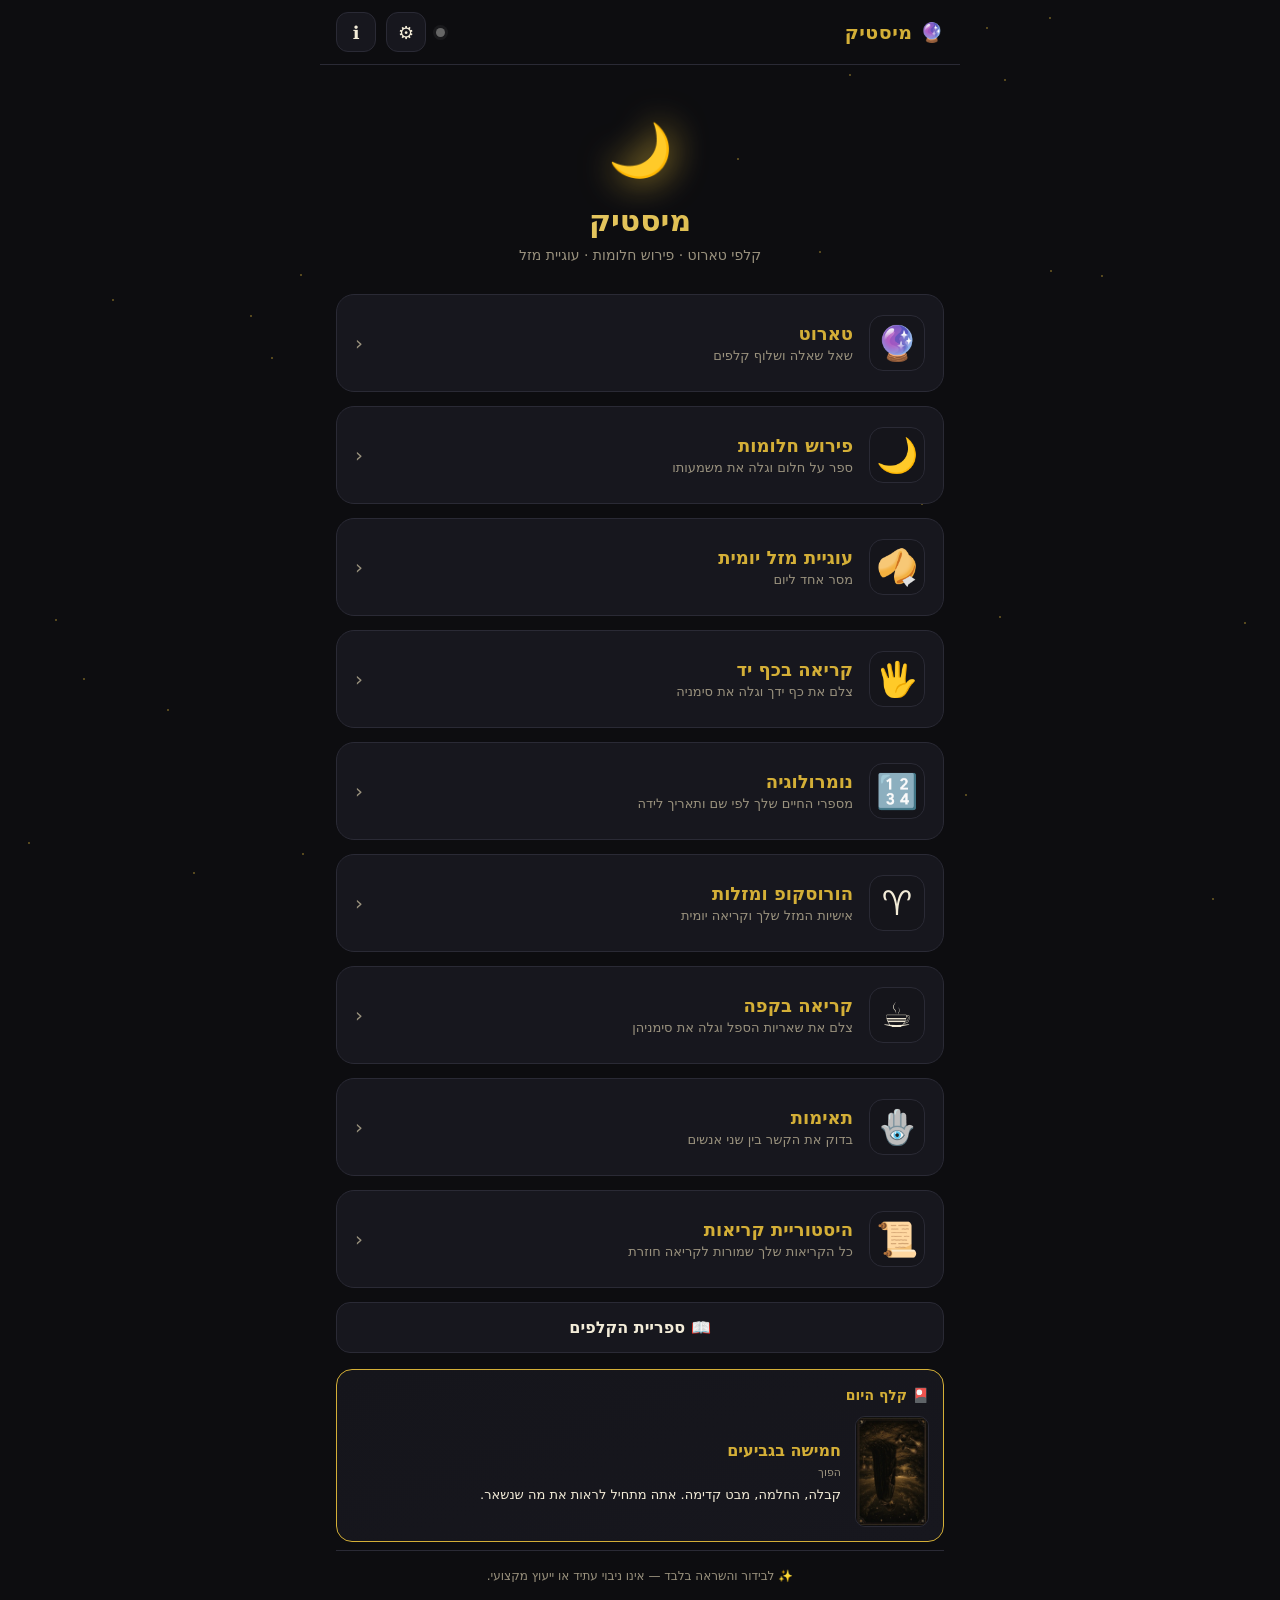
<file: index.html>
<!DOCTYPE html>
<html lang="he" dir="rtl">
<head>
<meta charset="UTF-8">
<script>
/* MysticNest moved to its own address. Redirect ONLY from the old GitHub Pages address. */
(function(){try{if(location.hostname==='barakaflalo.github.io'){location.replace('https://mysticnest.pages.dev/'+location.search+location.hash);}}catch(e){}})();
</script>
<meta name="viewport" content="width=device-width, initial-scale=1.0">
<meta name="theme-color" content="#0d0d10">
<title>MysticNest · מיסטיק</title>
<link rel="manifest" href="manifest.json">
<link rel="apple-touch-icon" href="icon-192.png">
<style>
/* ============ PALETTES ============ */
:root{
  --bg:#0d0d10; --bg2:#15151b; --card:#17171e; --line:#2a2a35;
  --txt:#f3ecd8; --dim:#9a927e; --gold:#d4af37; --gold2:#f0d67a;
  --accent:#d4af37; --danger:#c0553f; --ok:#4a9e6a; --shadow:rgba(0,0,0,.5);
  --star:rgba(212,175,55,.9);
}
[data-pal="royal"]{ --bg:#0b0d1a; --bg2:#111633; --card:#141a38; --line:#2b345f; --txt:#e8e9f5; --dim:#8790b8; --gold:#8a7cff; --gold2:#b3a9ff; --accent:#8a7cff; --star:rgba(179,169,255,.9); }
[data-pal="ember"]{ --bg:#1a0d0a; --bg2:#2a1310; --card:#241210; --line:#4a251d; --txt:#f5e6dc; --dim:#b89383; --gold:#e07a4f; --gold2:#f0a074; --accent:#e07a4f; --star:rgba(224,122,79,.9); }
[data-pal="emerald"]{ --bg:#08130f; --bg2:#0d2019; --card:#0e1e17; --line:#204035; --txt:#e3f0e8; --dim:#7fa593; --gold:#4fbf8f; --gold2:#7cd9af; --accent:#4fbf8f; --star:rgba(79,191,143,.9); }
[data-pal="rose"]{ --bg:#160a12; --bg2:#241020; --card:#20101c; --line:#42213a; --txt:#f5e4ef; --dim:#b88aa8; --gold:#e075a8; --gold2:#f0a0c8; --accent:#e075a8; --star:rgba(224,117,168,.9); }
[data-light]{ --bg:#f4f1e9; --bg2:#ece7d8; --card:#ffffff; --line:#ddd5c2; --txt:#2a2620; --dim:#7a7262; --shadow:rgba(0,0,0,.12); --star:rgba(180,140,40,.5); }

/* ============ BASE ============ */
*{box-sizing:border-box;-webkit-tap-highlight-color:transparent;margin:0;padding:0}
html,body{height:100%}
body{
  font-family:"Heebo","Segoe UI",system-ui,-apple-system,sans-serif;
  background:var(--bg); color:var(--txt);
  overflow-x:hidden; line-height:1.6;
  transition:background .3s,color .3s;
}
body.ltr{direction:ltr}
.wrap{max-width:640px;margin:0 auto;min-height:100%;position:relative}
button{font-family:inherit;cursor:pointer;color:inherit;border:none;background:none}
h1,h2,h3{line-height:1.25;font-weight:700}
.hidden{display:none!important}

/* starfield */
#stars{position:fixed;inset:0;pointer-events:none;z-index:0;opacity:.55}
.star{position:absolute;width:2px;height:2px;border-radius:50%;background:var(--star);animation:tw 3s infinite ease-in-out}
@keyframes tw{0%,100%{opacity:.2;transform:scale(.7)}50%{opacity:1;transform:scale(1.3)}}

/* ============ HEADER ============ */
header{
  position:sticky;top:0;z-index:20;background:var(--bg);
  border-bottom:1px solid var(--line);
  display:flex;align-items:center;gap:10px;padding:12px 16px;
}
.brand{font-weight:800;font-size:19px;letter-spacing:.5px;color:var(--gold);display:flex;align-items:center;gap:7px}
.brand small{color:var(--dim);font-weight:400;font-size:12px;letter-spacing:0}
.spacer{flex:1}
.hbtn{width:40px;height:40px;border-radius:12px;border:1px solid var(--line);display:grid;place-items:center;font-size:18px;background:var(--card);transition:.15s}
.hbtn:active{transform:scale(.92)}
.dot{width:9px;height:9px;border-radius:50%;background:#666;box-shadow:0 0 0 3px rgba(255,255,255,.05)}
.dot.on{background:var(--ok);box-shadow:0 0 8px var(--ok)}

/* ============ SCREENS ============ */
.screen{position:relative;z-index:1;padding:18px 16px 90px;animation:fade .35s}
@keyframes fade{from{opacity:0;transform:translateY(8px)}to{opacity:1;transform:none}}

.hero{text-align:center;padding:26px 10px 20px}
.hero .moon{font-size:52px;filter:drop-shadow(0 0 18px var(--gold));animation:float 5s ease-in-out infinite}
@keyframes float{0%,100%{transform:translateY(0)}50%{transform:translateY(-8px)}}
.hero h1{font-size:30px;margin:10px 0 4px;background:linear-gradient(120deg,var(--gold2),var(--gold));-webkit-background-clip:text;background-clip:text;color:transparent}
.hero p{color:var(--dim);font-size:14px}

.tiles{display:grid;gap:14px;margin-top:8px}
.tile{
  background:var(--card);border:1px solid var(--line);border-radius:18px;
  padding:20px 18px;display:flex;align-items:center;gap:16px;text-align:start;
  transition:.18s;position:relative;overflow:hidden;
}
.tile:active{transform:scale(.98);border-color:var(--gold)}
.tile .ic{font-size:34px;width:56px;height:56px;border-radius:14px;display:grid;place-items:center;background:var(--bg2);border:1px solid var(--line);flex-shrink:0}
.tile .tx h3{font-size:18px;color:var(--gold)}
.tile .tx p{font-size:13px;color:var(--dim);margin-top:2px}
.tile .arr{margin-inline-start:auto;color:var(--dim);font-size:20px}

.backbtn{
  display:inline-flex;align-items:center;gap:8px;background:var(--card);
  border:1px solid var(--line);border-radius:12px;padding:10px 16px;
  font-weight:600;font-size:15px;margin-bottom:16px;transition:.15s;
}
.backbtn:active{transform:scale(.95)}
.stitle{font-size:23px;color:var(--gold);margin-bottom:4px}
.ssub{color:var(--dim);font-size:14px;margin-bottom:18px}

/* ============ INPUTS / BUTTONS ============ */
.field{width:100%;background:var(--bg2);border:1px solid var(--line);border-radius:14px;padding:14px;color:var(--txt);font-size:15px;font-family:inherit;resize:vertical;transition:.15s}
.field:focus{outline:none;border-color:var(--gold)}
textarea.field{min-height:110px}
.btn{
  display:inline-flex;align-items:center;justify-content:center;gap:8px;width:100%;
  background:linear-gradient(120deg,var(--gold),var(--gold2));color:#1a1508;font-weight:800;
  border-radius:14px;padding:15px;font-size:16px;transition:.15s;margin-top:14px;
}
.btn:active{transform:scale(.97)}
.btn:disabled{opacity:.5}
.btn.ghost{background:var(--card);color:var(--txt);border:1px solid var(--line)}
.btn.ghost:active{border-color:var(--gold)}
.chips{display:flex;flex-wrap:wrap;gap:9px;margin:10px 0}
.chip{background:var(--card);border:1px solid var(--line);border-radius:20px;padding:9px 15px;font-size:14px;font-weight:600;transition:.15s}
.chip.sel{background:var(--gold);color:#1a1508;border-color:var(--gold)}
.chip:active{transform:scale(.94)}
.lbl{font-size:14px;font-weight:700;color:var(--txt);margin:16px 0 8px;display:block}

/* ============ TAROT CARDS ============ */
.spread{display:flex;flex-wrap:wrap;gap:14px;justify-content:center;margin:18px 0}
.tcard{
  width:130px;perspective:900px;cursor:pointer;flex-shrink:0;
}
.tcard .inner{position:relative;width:100%;height:200px;transition:transform .7s;transform-style:preserve-3d}
.tcard.flip .inner{transform:rotateY(180deg)}
.tcard .face{position:absolute;inset:0;backface-visibility:hidden;border-radius:14px;display:flex;flex-direction:column;align-items:center;justify-content:center;padding:10px;border:1px solid var(--line);text-align:center}
.tcard .back{background:linear-gradient(150deg,var(--bg2),var(--card));border-color:var(--gold)}
.tcard .back .sym{font-size:40px;filter:drop-shadow(0 0 10px var(--gold))}
.tcard .back .pos{position:absolute;bottom:8px;font-size:11px;color:var(--dim)}
.tcard .front{background:var(--card);transform:rotateY(180deg);gap:4px}
.tcard .front.rev{background:linear-gradient(180deg,var(--card),var(--bg2))}
.tcard .front .em{font-size:34px}
.tcard .front .rev-em{transform:rotate(180deg);display:inline-block}
.tcard .front .nm{font-size:14px;font-weight:800;color:var(--gold);line-height:1.2}
.tcard .front .en{font-size:10px;color:var(--dim)}
.tcard .front .tag{font-size:10px;padding:2px 8px;border-radius:10px;border:1px solid var(--line);color:var(--dim);margin-top:2px}
.tcard .front .tag.r{color:var(--danger);border-color:var(--danger)}

.reading{background:var(--card);border:1px solid var(--line);border-radius:16px;padding:16px;margin-top:8px;animation:fade .4s}
.reading .rc{padding:12px 0;border-bottom:1px solid var(--line)}
.reading .rc:last-child{border-bottom:none}
.reading .rc .h{display:flex;align-items:center;gap:8px;font-weight:800;color:var(--gold);font-size:16px}
.reading .rc .p{font-size:12px;color:var(--dim);font-weight:600;margin-inline-start:auto}
.reading .rc .m{font-size:14px;margin-top:6px;color:var(--txt)}

/* ai answer box */
.ai-box{background:linear-gradient(160deg,var(--bg2),var(--card));border:1px solid var(--gold);border-radius:16px;padding:16px;margin-top:14px;animation:fade .4s}
.ai-box .hd{display:flex;align-items:center;gap:8px;color:var(--gold);font-weight:800;margin-bottom:8px;font-size:15px}
.ai-box .bd{font-size:15px;white-space:pre-wrap}
.spin{width:20px;height:20px;border:3px solid var(--line);border-top-color:var(--gold);border-radius:50%;animation:sp 0.8s linear infinite;display:inline-block}
@keyframes sp{to{transform:rotate(360deg)}}

/* ============ FORTUNE ============ */
.cookie{text-align:center;padding:20px 0}
.cookie .big{font-size:80px;filter:drop-shadow(0 0 20px var(--gold));cursor:pointer;transition:.2s;animation:float 5s ease-in-out infinite}
.cookie .big:active{transform:scale(.9)}
.fortune-msg{background:var(--card);border:1px solid var(--gold);border-radius:16px;padding:22px;margin-top:16px;font-size:18px;line-height:1.7;animation:fade .5s;position:relative}
.fortune-msg::before{content:"❝";color:var(--gold);font-size:30px;opacity:.4;position:absolute;top:6px;inset-inline-start:12px}
.fortune-lucky{display:flex;justify-content:center;gap:10px;margin-top:14px;flex-wrap:wrap}
.fortune-lucky .n{width:42px;height:42px;border-radius:50%;background:var(--bg2);border:1px solid var(--gold);display:grid;place-items:center;font-weight:800;color:var(--gold)}

/* ============ HISTORY ============ */
.hist-item{background:var(--card);border:1px solid var(--line);border-radius:12px;padding:12px 14px;margin-bottom:10px;display:flex;align-items:center;gap:12px}
.hist-item .hi{font-size:24px}
.hist-item .ht{flex:1;min-width:0}
.hist-item .ht b{font-size:14px;display:block}
.hist-item .ht span{font-size:12px;color:var(--dim);display:block;white-space:nowrap;overflow:hidden;text-overflow:ellipsis}
.hist-item .hd{font-size:11px;color:var(--dim)}
.empty{text-align:center;color:var(--dim);padding:30px 20px;font-size:14px}

/* ============ SETTINGS / ABOUT ============ */
.grp{background:var(--card);border:1px solid var(--line);border-radius:16px;margin-bottom:16px;overflow:hidden}
.grp .gh{padding:12px 16px;font-weight:800;color:var(--gold);font-size:14px;border-bottom:1px solid var(--line)}
.row{padding:14px 16px;display:flex;align-items:center;gap:12px;border-bottom:1px solid var(--line)}
.row:last-child{border-bottom:none}
.row .ri{font-size:20px}
.row .rt{flex:1}
.row .rt b{font-size:15px;display:block}
.row .rt span{font-size:12px;color:var(--dim)}
.row:active{background:var(--bg2)}
.swatch{display:flex;gap:10px;padding:14px 16px;flex-wrap:wrap}
.sw{width:38px;height:38px;border-radius:50%;border:2px solid var(--line);cursor:pointer;transition:.15s}
.sw.sel{border-color:var(--txt);transform:scale(1.12)}
.aboutlogo{text-align:center;padding:20px}
.aboutlogo .l{font-size:56px;filter:drop-shadow(0 0 16px var(--gold))}
.aboutlogo h2{color:var(--gold);margin-top:8px}
.aboutlogo .v{color:var(--dim);font-size:13px}

.disc{font-size:12px;color:var(--dim);text-align:center;padding:16px;line-height:1.6;border-top:1px solid var(--line);margin-top:8px}
.badge{text-align:center;padding:20px;color:var(--dim);font-size:12px}
.badge b{color:var(--gold)}

/* modal */
.modal{position:fixed;inset:0;background:rgba(0,0,0,.7);z-index:50;display:grid;place-items:center;padding:20px;animation:fade .2s}
.modal .box{background:var(--card);border:1px solid var(--gold);border-radius:18px;padding:20px;max-width:420px;width:100%;max-height:85vh;overflow:auto}
.modal h3{color:var(--gold);margin-bottom:12px}
.provlist{display:flex;flex-direction:column;gap:8px;margin:10px 0}
.prov{display:flex;align-items:center;gap:10px;padding:12px;border:1px solid var(--line);border-radius:12px;transition:.15s}
.prov.sel{border-color:var(--gold);background:var(--bg2)}
.prov .pi{font-size:22px}
.prov .pt{flex:1}
.prov .pt b{font-size:14px}
.prov .ptag{font-size:10px;padding:2px 7px;border-radius:8px;font-weight:700}
.ptag.free{background:var(--ok);color:#fff}
.ptag.api{background:var(--gold);color:#1a1508}
.ptag.local{background:#6a7;color:#fff}
.selectf{width:100%;background:var(--bg2);border:1px solid var(--line);border-radius:12px;padding:12px;color:var(--txt);font-size:14px;font-family:inherit}
.toast{position:fixed;bottom:24px;left:50%;transform:translateX(-50%);background:var(--card);border:1px solid var(--gold);border-radius:12px;padding:12px 20px;z-index:100;font-size:14px;font-weight:600;box-shadow:0 6px 20px var(--shadow);animation:fade .2s}
.small{font-size:12px;color:var(--dim);line-height:1.6}
a{color:var(--gold)}
.pro-tag{font-size:10px;background:var(--gold);color:#1a1508;padding:2px 8px;border-radius:8px;font-weight:800;margin-inline-start:6px}

/* onboarding */
.ob{position:fixed;inset:0;background:var(--bg);z-index:60;display:flex;flex-direction:column;align-items:center;justify-content:center;padding:30px;text-align:center}
.ob .oi{font-size:64px;filter:drop-shadow(0 0 16px var(--gold));margin-bottom:16px}
.ob h2{color:var(--gold);font-size:26px;margin-bottom:10px}
.ob p{color:var(--dim);max-width:340px;margin-bottom:20px}
.ob .dots{display:flex;gap:8px;margin-bottom:20px}
.ob .od{width:8px;height:8px;border-radius:50%;background:var(--line)}
.ob .od.on{background:var(--gold);width:22px;border-radius:4px}
</style>
<link rel="stylesheet" href="tarot.css">
</head>
<body data-pal="gold">
<div id="stars"></div>
<div class="wrap">

<!-- HEADER -->
<header>
  <div class="brand">🔮 <span id="brandName">MysticNest</span></div>
  <div class="spacer"></div>
  <div class="dot" id="aiDot" title="AI"></div>
  <button class="hbtn" onclick="go('settings')" title="⚙️">⚙️</button>
  <button class="hbtn" onclick="go('about')" title="ℹ️">ℹ️</button>
</header>

<!-- HOME -->
<div class="screen" id="s-home">
  <div class="hero">
    <div class="moon">🌙</div>
    <h1 id="heroTitle">מיסטיק</h1>
    <p id="heroSub">קלפי טארוט · פירוש חלומות · עוגיית מזל</p>
  </div>
  <div class="tiles">
    <button class="tile" onclick="go('tarot')">
      <div class="ic">🔮</div>
      <div class="tx"><h3 id="tTarot">טארוט</h3><p id="tTarotD">שאל שאלה ושלוף קלפים</p></div>
      <div class="arr">‹</div>
    </button>
    <button class="tile" onclick="go('dream')">
      <div class="ic">🌙</div>
      <div class="tx"><h3 id="tDream">פירוש חלומות</h3><p id="tDreamD">ספר על חלום וגלה את משמעותו</p></div>
      <div class="arr">‹</div>
    </button>
    <button class="tile" onclick="go('fortune')">
      <div class="ic">🥠</div>
      <div class="tx"><h3 id="tFortune">עוגיית מזל יומית</h3><p id="tFortuneD">מסר אחד ליום</p></div>
      <div class="arr">‹</div>
    </button>
    <button class="tile" onclick="go('palm')">
      <div class="ic">🖐️</div>
      <div class="tx"><h3 id="tPalm">קריאה בכף יד</h3><p id="tPalmD">צלם את כף ידך וגלה את סימניה</p></div>
      <div class="arr">‹</div>
    </button>
    <button class="tile" onclick="go('num')">
      <div class="ic">🔢</div>
      <div class="tx"><h3 id="tNum">נומרולוגיה</h3><p id="tNumD">מספרי החיים שלך לפי שם ותאריך לידה</p></div>
      <div class="arr">‹</div>
    </button>
    <button class="tile" onclick="go('horo')">
      <div class="ic">♈</div>
      <div class="tx"><h3 id="tHoro">הורוסקופ ומזלות</h3><p id="tHoroD">אישיות המזל שלך וקריאה יומית</p></div>
      <div class="arr">‹</div>
    </button>
    <button class="tile" onclick="go('coffee')">
      <div class="ic">☕</div>
      <div class="tx"><h3 id="tCoffee">קריאה בקפה</h3><p id="tCoffeeD">צלם את שאריות הספל וגלה את סימניהן</p></div>
      <div class="arr">‹</div>
    </button>
    <button class="tile" onclick="go('compat')">
      <div class="ic">🪬</div>
      <div class="tx"><h3 id="tCompat">תאימות</h3><p id="tCompatD">בדוק את הקשר בין שני אנשים</p></div>
      <div class="arr">‹</div>
    </button>
    <button class="tile" onclick="go('history')">
      <div class="ic">📜</div>
      <div class="tx"><h3 id="tHistory">היסטוריית קריאות</h3><p id="tHistoryD">כל הקריאות שלך שמורות לקריאה חוזרת</p></div>
      <div class="arr">‹</div>
    </button>
  </div>
  <div id="backupReminder"></div>
  <div id="cardOfDay"></div>
  <div class="disc" id="homeDisc">✨ לבידור והשראה בלבד — אינו ניבוי עתיד או ייעוץ מקצועי.</div>
</div>

<!-- TAROT -->
<div class="screen hidden" id="s-tarot">
  <button class="backbtn" onclick="go('home')">› <span id="back1">חזרה</span></button>
  <h2 class="stitle" id="tarotH">🔮 קריאת טארוט</h2>
  <p class="ssub" id="tarotSub">חשוב על שאלה, בחר פריסה, ושלוף את הקלפים.</p>

  <label class="lbl" id="lblQ" for="tarotQ">השאלה שלך (אופציונלי)</label>
  <input class="field" id="tarotQ" placeholder="למשל: מה כדאי לי לדעת השבוע?">

  <label class="lbl" id="lblSpread">בחר פריסה</label>
  <div class="chips" id="spreadChips"></div>

  <button class="btn" id="drawBtn" onclick="drawTarot()">🎴 <span id="drawTxt">שלוף קלפים</span></button>

  <div class="deck-status" aria-live="polite">
    <span id="deckStatusText">בודק את זמינות החפיסה…</span>
    <progress id="deckProgress" max="79" value="0" aria-label="שמירת החפיסה"></progress>
    <button type="button" id="deckSave" class="deck-action" onclick="downloadDeck()" hidden>שמור לשימוש ללא אינטרנט</button>
    <button type="button" id="appUpdate" class="deck-action" hidden>גרסה חדשה מוכנה — רענן</button>
  </div>
  <div id="tarotResult"></div>
</div>

<!-- DREAM -->
<div class="screen hidden" id="s-dream">
  <button class="backbtn" onclick="go('home')">› <span>חזרה</span></button>
  <h2 class="stitle" id="dreamH">🌙 פירוש חלומות</h2>
  <p class="ssub" id="dreamSub">תאר את החלום במילים שלך — ככל שתפרט יותר, כך הפירוש יהיה עשיר יותר.</p>

  <label class="lbl" id="lblDream">מה חלמת?</label>
  <textarea class="field" id="dreamText" placeholder="למשל: חלמתי שאני עף מעל הים ופתאום נפלתי..."></textarea>

  <button class="btn" onclick="interpretDream()">🌙 <span id="dreamTxt">פרש את החלום</span></button>

  <div id="dreamResult"></div>
</div>

<!-- FORTUNE -->
<div class="screen hidden" id="s-fortune">
  <button class="backbtn" onclick="go('home')">› <span>חזרה</span></button>
  <h2 class="stitle" id="fortuneH">🥠 עוגיית המזל היומית</h2>
  <p class="ssub" id="fortuneSub">מסר אחד ליום. חזור מחר למסר חדש.</p>
  <div class="cookie" id="cookieArea"></div>
</div>

<!-- PALM READING -->
<div class="screen hidden" id="s-palm">
  <button class="backbtn" onclick="go('home')">› <span>חזרה</span></button>
  <h2 class="stitle" id="palmH">🖐️ קריאה בכף יד</h2>
  <p class="ssub" id="palmSub">שתי דרכים: מדריך הקווים שעובד תמיד, וקריאה אישית מהצילום דרך הבינה.</p>

  <div class="chips" id="palmModeChips"></div>

  <div id="palmGuide"></div>

  <div id="palmPhoto" class="hidden">
    <div id="palmDrop" class="palm-drop">
      <div class="palm-ic">🖐️</div>
      <p id="palmHint" class="small">צלם או בחר תמונה של כף היד הפתוחה, באור טוב, כשהאצבעות פרושות.</p>
      <div style="display:flex;gap:10px;margin-top:12px">
        <button class="btn" style="margin:0;flex:1" onclick="document.getElementById('palmCam').click()">📷 <span id="palmCamT">מצלמה</span></button>
        <button class="btn ghost" style="margin:0;flex:1" onclick="document.getElementById('palmGal').click()">🖼️ <span id="palmGalT">גלריה</span></button>
      </div>
    </div>
    <input type="file" id="palmCam" accept="image/*" capture="environment" class="hidden" onchange="palmPicked(event)">
    <input type="file" id="palmGal" accept="image/*" class="hidden" onchange="palmPicked(event)">
    <div id="palmPreview"></div>
    <div id="palmResult"></div>
    <div class="small" id="palmPrivacy" style="margin-top:14px;color:var(--dim)"></div>
  </div>
</div>

<!-- HISTORY -->
<div class="screen hidden" id="s-history">
  <button class="backbtn" onclick="go('home')">› <span>חזרה</span></button>
  <h2 class="stitle" id="historyH">📜 היסטוריית קריאות</h2>
  <p class="ssub" id="historySub">כל הקריאות שלך נשמרו כאן. הקש על קריאה כדי לקרוא אותה במלואה.</p>
  <div class="chips" id="historyFilter"></div>
  <div id="historyList"></div>
</div>

<!-- COMPATIBILITY -->
<div class="screen hidden" id="s-compat">
  <button class="backbtn" onclick="go('home')">› <span>חזרה</span></button>
  <h2 class="stitle" id="compatH">🪬 תאימות</h2>
  <p class="ssub" id="compatSub">הכנס שם ותאריך לידה של שני אנשים.</p>

  <label class="lbl" id="lblCompatA">אדם ראשון</label>
  <input class="field" id="compatNameA" placeholder="שם (אופציונלי)" style="margin-bottom:8px">
  <input class="field" id="compatDateA" type="date">

  <label class="lbl" id="lblCompatB">אדם שני</label>
  <input class="field" id="compatNameB" placeholder="שם (אופציונלי)" style="margin-bottom:8px">
  <input class="field" id="compatDateB" type="date">

  <button class="btn" id="compatCalcBtn" onclick="calcCompat()">🪬 <span>בדוק תאימות</span></button>
  <div id="compatResult"></div>
</div>

<!-- COFFEE READING -->
<div class="screen hidden" id="s-coffee">
  <button class="backbtn" onclick="go('home')">› <span>חזרה</span></button>
  <h2 class="stitle" id="coffeeH">☕ קריאה בקפה</h2>
  <p class="ssub" id="coffeeSub">שתי דרכים: מדריך הסמלים, וקריאה מצילום דרך הבינה.</p>
  <div class="chips" id="coffeeModeChips"></div>
  <div id="coffeeGuide"></div>
  <div id="coffeePhoto" class="hidden">
    <div class="palm-drop">
      <div class="palm-ic">☕</div>
      <p id="coffeeHint" class="small"></p>
      <div style="display:flex;gap:10px;margin-top:12px">
        <button class="btn" style="margin:0;flex:1" onclick="document.getElementById('coffeeCam').click()">📷 <span id="coffeeCamT">מצלמה</span></button>
        <button class="btn ghost" style="margin:0;flex:1" onclick="document.getElementById('coffeeGal').click()">🖼️ <span id="coffeeGalT">גלריה</span></button>
      </div>
    </div>
    <input type="file" id="coffeeCam" accept="image/*" capture="environment" class="hidden" onchange="coffeePicked(event)">
    <input type="file" id="coffeeGal" accept="image/*" class="hidden" onchange="coffeePicked(event)">
    <div id="coffeePreview"></div>
    <div id="coffeeResult"></div>
    <div class="small" id="coffeePrivacy" style="margin-top:14px;color:var(--dim)"></div>
  </div>
</div>

<!-- HOROSCOPE -->
<div class="screen hidden" id="s-horo">
  <button class="backbtn" onclick="go('home')">› <span>חזרה</span></button>
  <h2 class="stitle" id="horoH">♈ הורוסקופ ומזלות</h2>
  <p class="ssub" id="horoSub">בחר את המזל שלך.</p>
  <div class="zgrid" id="horoGrid"></div>
  <div id="horoResult"></div>
</div>

<!-- NUMEROLOGY -->
<div class="screen hidden" id="s-num">
  <button class="backbtn" onclick="go('home')">› <span>חזרה</span></button>
  <h2 class="stitle" id="numH">🔢 נומרולוגיה</h2>
  <p class="ssub" id="numSub">הכנס שם ותאריך לידה לחישוב מספרי החיים שלך.</p>

  <label class="lbl" id="lblNumName">השם המלא (אופציונלי)</label>
  <input class="field" id="numName" placeholder="למשל: ישראל ישראלי">

  <label class="lbl" id="lblNumDate">תאריך לידה</label>
  <input class="field" id="numDate" type="date">

  <button class="btn" id="numCalcBtn" onclick="calcNumerology()">🔢 <span>חשב את המספרים שלי</span></button>
  <div id="numResult"></div>
</div>

<!-- SETTINGS -->
<div class="screen hidden" id="s-settings">
  <button class="backbtn" onclick="go('home')">› <span>חזרה</span></button>
  <h2 class="stitle" id="setH">⚙️ הגדרות</h2>
  <p class="ssub"></p>

  <div class="grp">
    <div class="gh" id="ghGeneral">כללי</div>
    <div class="row" onclick="editName()">
      <div class="ri">👤</div><div class="rt"><b id="rName">שם משתמש</b><span id="rNameV">—</span></div><div>‹</div>
    </div>
    <div class="row" onclick="cycleLang()">
      <div class="ri">🌐</div><div class="rt"><b id="rLang">שפה</b><span id="rLangV">עברית</span></div><div>‹</div>
    </div>
    <div class="row" onclick="toggleLight()">
      <div class="ri">🌗</div><div class="rt"><b id="rTheme">מצב יום / לילה</b><span id="rThemeV">לילה</span></div><div>‹</div>
    </div>
  </div>

  <div class="grp">
    <div class="gh" id="ghPal">ערכת צבע</div>
    <div class="swatch" id="swatches"></div>
  </div>

  <div class="grp">
    <div class="gh" id="ghAI">בינה מלאכותית (Pro)</div>
    <div class="row" onclick="openAI()">
      <div class="ri">🤖</div><div class="rt"><b id="rAI">חיבור בינה</b><span id="rAIV">לא מחובר</span></div><div>‹</div>
    </div>
    <div class="small" style="padding:0 16px 12px" id="aiHint">האפליקציה עובדת במלואה בלי בינה. חיבור מפתח אישי מוסיף פירושים אישיים ומעמיקים.</div>
  </div>

  <div class="grp">
    <div class="gh" id="ghData">נתונים</div>
    <div class="row" onclick="doExport()"><div class="ri">💾</div><div class="rt"><b id="rBackup">גיבוי (ייצוא)</b><span id="rBackupD">שמור את ההיסטוריה שלך</span></div><div>‹</div></div>
    <div class="row" onclick="doImport()"><div class="ri">📥</div><div class="rt"><b id="rRestore">שחזור (ייבוא)</b><span id="rRestoreD">טען מקובץ גיבוי</span></div><div>‹</div></div>
    <div class="row" onclick="clearAll()"><div class="ri">🗑️</div><div class="rt"><b id="rClear" style="color:var(--danger)">מחק הכל</b><span id="rClearD">איפוס מלא</span></div><div>‹</div></div>
  </div>
  <input type="file" id="importFile" accept=".json" class="hidden" onchange="importFile(event)">
</div>

<!-- ABOUT -->
<div class="screen hidden" id="s-about">
  <button class="backbtn" onclick="go('home')">› <span>חזרה</span></button>
  <div class="aboutlogo">
    <div class="l">🔮</div>
    <h2>MysticNest</h2>
    <div class="v" id="aboutVer">גרסה 1.0</div>
  </div>
  <div class="grp">
    <div class="row"><div class="ri">📦</div><div class="rt"><b id="abVer">גרסה</b><span>1.0</span></div></div>
    <div class="row"><div class="ri">👨‍💻</div><div class="rt"><b id="abDev">פותח</b><span>Barak Aflalo</span></div></div>
    <div class="row"><div class="ri">📱</div><div class="rt"><b id="abPlat">פלטפורמה</b><span>PWA · HTML5</span></div></div>
    <div class="row"><div class="ri">🔒</div><div class="rt"><b id="abStore">אחסון</b><span id="abStoreV">על המכשיר בלבד</span></div></div>
    <div class="row"><div class="ri">©️</div><div class="rt"><b id="abLic">רישיון</b><span>© AppNest 2026</span></div></div>
  </div>
  <div class="grp">
    <div class="row" onclick="openStore()"><div class="ri">🏪</div><div class="rt"><b id="abStoreLink">חנות AppNest</b><span>עוד אפליקציות</span></div><div>‹</div></div>
    <div class="row" onclick="shareApp()"><div class="ri">📤</div><div class="rt"><b id="abShare">שתף את האפליקציה</b></div><div>‹</div></div>
    <div class="row" onclick="sendFeedback()"><div class="ri">✉️</div><div class="rt"><b id="abFeedback">שלח משוב</b><span>appnest55@gmail.com</span></div><div>‹</div></div>
    <div class="row" onclick="openPrivacy()"><div class="ri">🔒</div><div class="rt"><b id="abPrivacy">מדיניות פרטיות</b></div><div>‹</div></div>
    <div class="row" onclick="showGuide()"><div class="ri">📖</div><div class="rt"><b id="abGuide">מדריך שימוש</b></div><div>‹</div></div>
  </div>
  <div class="disc" id="aboutDisc"></div>
  <div class="badge">✨ <b>AppNest</b> · 2026</div>
</div>

</div><!-- /wrap -->

<script>
/* =========================================================
   MysticNest — AppNest single-file app
   ========================================================= */
const VERSION="2.6";
const PREFIX="mystic_";

/* ---------- storage shim ---------- */
const mem={};
const DB={
  get(k){try{const v=localStorage.getItem(PREFIX+k);return v===null?null:v}catch(e){return mem[k]??null}},
  set(k,v){try{localStorage.setItem(PREFIX+k,v)}catch(e){mem[k]=v}},
  del(k){try{localStorage.removeItem(PREFIX+k)}catch(e){delete mem[k]}},
  getJSON(k,d){const v=this.get(k);if(v===null)return d;try{return JSON.parse(v)}catch(e){return d}},
  setJSON(k,o){this.set(k,JSON.stringify(o))}
};

/* ---------- state ---------- */
let state={
  lang: DB.get('lang')||'he',
  pal: DB.get('pal')||'gold',
  light: DB.get('light')==='1',
  name: DB.get('name')||'',
  spread: 'three',
};

</script>
<script>
// ===== ARCANA GEDOLA (Major Arcana) — 22 cards =====
// Each card: id, name(he), name(en), emoji, keywords, upright, reversed
// Meanings are original Hebrew phrasings of the classic esoteric symbolism (public-domain Rider-Waite tradition).
const TAROT_MAJOR = [
  { id:0, arc:"major", he:"השוטה", en:"The Fool", icon:"🃏",
    up:"התחלה חדשה, קפיצה אל הלא-נודע, תמימות ואמון בדרך. הזמן לצעד ראשון גם בלי לדעת לאן הוא מוביל.",
    rev:"פזיזות, קפיצה בלי לחשוב, פחד להתחיל. אולי כדאי לעצור רגע ולבדוק לאן הרגליים לוקחות אותך." },
  { id:1, arc:"major", he:"הקוסם", en:"The Magician", icon:"🪄",
    up:"כוח ליצור, כל הכלים כבר בידיך. רצון, מיומנות ומיקוד שהופכים כוונה למציאות.",
    rev:"כוח שלא בא לידי מימוש, מניפולציה, כישרון מבוזבז. הפער בין מה שאתה יכול למה שאתה עושה." },
  { id:2, arc:"major", he:"הכוהנת הגדולה", en:"The High Priestess", icon:"🌙",
    up:"אינטואיציה, ידע נסתר, הקשבה פנימית. התשובה נמצאת בשקט שבפנים, לא ברעש שבחוץ.",
    rev:"ניתוק מהקול הפנימי, סודות שמכבידים, התעלמות מתחושת בטן. משהו מוסתר — גם ממך עצמך." },
  { id:3, arc:"major", he:"הקיסרית", en:"The Empress", icon:"👑",
    up:"שפע, פוריות, יצירה וטיפוח. תקופה שבה דברים גדלים — רעיון, מערכת יחסים, יצירה.",
    rev:"חסימה יצירתית, הזנחה עצמית, תלות. השפע קיים אבל משהו מונע ממנו לזרום." },
  { id:4, arc:"major", he:"הקיסר", en:"The Emperor", icon:"🏛️",
    up:"סמכות, מבנה, יציבות ושליטה. הזמן לקחת אחריות, לבנות סדר ולהוביל בביטחון.",
    rev:"נוקשות, שליטת-יתר, סמכות שהתערערה. יותר מדי כוח או דווקא מחסור במסגרת." },
  { id:5, arc:"major", he:"הכוהן הגדול", en:"The Hierophant", icon:"🗝️",
    up:"מסורת, ידע, מורה או מסגרת רוחנית. ערך בלמידה מהמנוסים ובדרך הסלולה.",
    rev:"מרד במוסכמות, דרך משלך, ספק במורים. הזמן לשאול אם הכללים באמת שלך." },
  { id:6, arc:"major", he:"הנאהבים", en:"The Lovers", icon:"💞",
    up:"אהבה, חיבור עמוק, בחירה של הלב. שותפות שמבוססת על ערכים משותפים.",
    rev:"חוסר הרמוניה, בחירה קשה, ערכים מתנגשים. משהו במערכת היחסים דורש יישור קו." },
  { id:7, arc:"major", he:"המרכבה", en:"The Chariot", icon:"🐎",
    up:"ניצחון, נחישות, שליטה בכיוונים מנוגדים. קדימה בכוח רצון — אתה מחזיק במושכות.",
    rev:"אובדן כיוון, כוחות מנוגדים שמושכים אותך, חוסר שליטה. הזמן להחליט לאן.",  },
  { id:8, arc:"major", he:"הכוח", en:"Strength", icon:"🦁",
    up:"כוח פנימי, אומץ שקט, ריסון בעדינות. לא בכוח הזרוע אלא ברוגע והחמלה.",
    rev:"ספק עצמי, כוח שנשבר, שליטה שאבדה. חוסר אמון ביכולת שלך להתמודד." },
  { id:9, arc:"major", he:"המתבודד", en:"The Hermit", icon:"🕯️",
    up:"התבוננות פנימה, חיפוש אמת, בדידות מרפאה. תקופה של שקט וחשבון נפש.",
    rev:"בידוד מוגזם, בריחה מהעולם, או דווקא סירוב להקשיב לעצמך. יותר מדי או מעט מדי לבד." },
  { id:10, arc:"major", he:"גלגל המזל", en:"Wheel of Fortune", icon:"🎡",
    up:"מפנה, מזל, מחזוריות החיים. הגלגל מסתובב — משהו משתנה לטובה.",
    rev:"מזל רע זמני, התנגדות לשינוי, תחושת תקיעות. הגלגל תמיד ממשיך לזוז." },
  { id:11, arc:"major", he:"הצדק", en:"Justice", icon:"⚖️",
    up:"אמת, איזון, אחריות למעשים. כל דבר מקבל את שמגיע לו — הוגנות וישרות.",
    rev:"אי-צדק, התחמקות מאחריות, חוסר איזון. משהו לא הוגן דורש תיקון." },
  { id:12, arc:"major", he:"התלוי", en:"The Hanged Man", icon:"🙃",
    up:"נקודת מבט חדשה, ויתור מרצון, המתנה. לפעמים דווקא העצירה מגלה את הפתרון.",
    rev:"תקיעות, קורבנוּת מיותרת, התנגדות לשחרר. אתה נאחז במשהו שהזמן שלו עבר." },
  { id:13, arc:"major", he:"המוות", en:"Death", icon:"🦋",
    up:"סוף שהוא התחלה, טרנספורמציה, שחרור מהישן. לא מוות פיזי — סיום שמפנה מקום לחדש.",
    rev:"היאחזות בעבר, פחד משינוי, מעבר שנתקע. משהו צריך להסתיים ואתה מתעכב." },
  { id:14, arc:"major", he:"המתינות", en:"Temperance", icon:"🌊",
    up:"איזון, מיזוג, סבלנות. מציאת שביל הזהב בין קצוות — הרמוניה בעבודה איטית.",
    rev:"חוסר איזון, קיצוניות, חוסר סבלנות. משהו יצא מפרופורציה וצריך למתן." },
  { id:15, arc:"major", he:"השטן", en:"The Devil", icon:"⛓️",
    up:"כבלים, פיתוי, תלות. משהו כובל אותך — הרגל, פחד, יחסים — והמפתח בידך.",
    rev:"שחרור מכבלים, פירוק תלות, החזרת שליטה. אתה מתחיל להשתחרר." },
  { id:16, arc:"major", he:"המגדל", en:"The Tower", icon:"🗼",
    up:"התמוטטות פתאומית, שבירת אשליות, אמת שמתפרצת. הרס שמפנה מקום לבנייה אמיתית.",
    rev:"הימנעות מקטסטרופה, שינוי שנדחה, פחד מקריסה. הזעזוע קטן יותר — או עוד לפנינו." },
  { id:17, arc:"major", he:"הכוכב", en:"The Star", icon:"⭐",
    up:"תקווה, השראה, ריפוי. אחרי הסערה מגיע אור — אמונה מתחדשת בעתיד.",
    rev:"אובדן תקווה, ייאוש זמני, ניתוק מהחלום. האור עדיין שם, קשה לראות אותו כרגע." },
  { id:18, arc:"major", he:"הירח", en:"The Moon", icon:"🌕",
    up:"אשליה, פחדים סמויים, תת-מודע. לא הכול כפי שנראה — הקשב לחלומות ולתחושות.",
    rev:"בהירות שחוזרת, פחד שמתפוגג, אמת שמתגלה. הערפל מתחיל להתפזר." },
  { id:19, arc:"major", he:"השמש", en:"The Sun", icon:"☀️",
    up:"שמחה, הצלחה, חיוניות. אחד הקלפים הטובים — אור, בהירות והגשמה.",
    rev:"שמחה מעומעמת, אופטימיות מזויפת, הצלחה שמתעכבת. האושר שם אבל מוסתר מעט." },
  { id:20, arc:"major", he:"הדין", en:"Judgement", icon:"📯",
    up:"התעוררות, חשבון נפש, קריאה לייעוד. רגע של הבנה שמזמין אותך לשלב חדש.",
    rev:"ספק עצמי, התעלמות מקריאה פנימית, שיפוטיות. אתה שומע את הקריאה אך מהסס לענות." },
  { id:21, arc:"major", he:"העולם", en:"The World", icon:"🌍",
    up:"השלמה, מימוש, סגירת מעגל. הגעת ליעד — הישג שלם ותחושת שלמות.",
    rev:"מעגל שלא נסגר, יעד קרוב אך חמקמק, תחושת חוסר. עוד צעד קטן לפני הסיום." },
];

// ===== ARCANA KETANA (Minor Arcana) — 56 cards, 4 suits =====
// Suits: wands(אש/מעש), cups(מים/רגש), swords(אוויר/מחשבה), pentacles(אדמה/חומר)
const TAROT_MINOR = [
  // ---------- מקלות / WANDS (אש — תשוקה, יצירה, מעש) ----------
  { id:100, arc:"wands", he:"אלוף המקלות", en:"Ace of Wands", icon:"🔥",
    up:"ניצוץ של השראה, רעיון חדש, אנרגיה מתפרצת. הזמן להתחיל משהו שמדליק אותך.",
    rev:"עיכוב, ניצוץ שכבה, חוסר מוטיבציה. הרעיון קיים אך משהו חוסם את ההתחלה." },
  { id:101, arc:"wands", he:"שניים במקלות", en:"Two of Wands", icon:"🗺️",
    up:"תכנון עתיד, החלטה על כיוון, מבט קדימה. אתה שוקל לאן להרחיב.",
    rev:"פחד מהלא-נודע, תוכניות שנתקעו, חוסר החלטיות. קשה לצאת מאזור הנוחות." },
  { id:102, arc:"wands", he:"שלושה במקלות", en:"Three of Wands", icon:"⛵",
    up:"התרחבות, ציפייה לתוצאות, הזדמנויות בדרך. הזרעים שזרעת מתחילים לנבוט.",
    rev:"עיכובים, תוכניות שמשתבשות, קוצר ראייה. משהו לוקח יותר זמן מהצפוי." },
  { id:103, arc:"wands", he:"ארבעה במקלות", en:"Four of Wands", icon:"🎉",
    up:"חגיגה, יציבות, שמחה בבית. רגע של הרמוניה והישג שראוי לחגוג.",
    rev:"חוסר יציבות זמני, מתח בבית, חגיגה נדחית. ההרמוניה שבירה יותר מהרגיל." },
  { id:104, arc:"wands", he:"חמישה במקלות", en:"Five of Wands", icon:"⚔️",
    up:"תחרות, קונפליקט, מאבק. מתח בריא של אנרגיות שמתחרות — או ויכוח שדורש פתרון.",
    rev:"הימנעות מעימות, סיום מתח, פנימי או חיצוני. או דווקא צבירת קונפליקטים." },
  { id:105, arc:"wands", he:"שישה במקלות", en:"Six of Wands", icon:"🏆",
    up:"ניצחון, הכרה, הצלחה ציבורית. המאמץ שלך נראה ומוערך.",
    rev:"הצלחה ללא הכרה, ספק בהישג, נפילה מהגובה. הניצחון פחות מוצק מכפי שנראה." },
  { id:106, arc:"wands", he:"שבעה במקלות", en:"Seven of Wands", icon:"🛡️",
    up:"עמידה על שלך, הגנה על עמדה, אומץ מול לחץ. אתה נלחם על מה שחשוב לך.",
    rev:"כניעה, תשישות ממאבק, ויתור. הקרב מתיש ואתה שוקל להרפות." },
  { id:107, arc:"wands", he:"שמונה במקלות", en:"Eight of Wands", icon:"💫",
    up:"תנועה מהירה, חדשות, התקדמות. דברים קורים בקצב מהיר — היה מוכן.",
    rev:"עיכובים, תסכול, קצב שנעצר. משהו האט את הזרימה." },
  { id:108, arc:"wands", he:"תשעה במקלות", en:"Nine of Wands", icon:"🪵",
    up:"חוסן, עמידות, קרב אחרון. עייף אך לא מובס — כמעט הגעת.",
    rev:"שחיקה, עקשנות מיותרת, חומות הגנה גבוהות מדי. הזמן לשקול אם עדיין שווה להיאבק." },
  { id:109, arc:"wands", he:"עשרה במקלות", en:"Ten of Wands", icon:"🎒",
    up:"עומס, אחריות כבדה, נטל. אתה סוחב הרבה — אולי יותר מדי.",
    rev:"שחרור עומס, האצלת אחריות, הנחת הנטל. הזמן להוריד משקל מהכתפיים." },
  { id:110, arc:"wands", he:"נסיך המקלות", en:"Page of Wands", icon:"🧭",
    up:"סקרנות, התלהבות, רוח הרפתקנית. רעיון חדש שמזמין אותך לחקור.",
    rev:"חוסר כיוון, התלהבות שדועכת, פזיזות. אנרגיה שמחפשת מיקוד." },
  { id:111, arc:"wands", he:"אביר המקלות", en:"Knight of Wands", icon:"🐴",
    up:"תשוקה, פעולה נמרצת, הרפתקה. קדימה בלב פתוח ובאנרגיה גבוהה.",
    rev:"פזיזות, חוסר סבלנות, אנרגיה שנשרפת מהר. תשוקה בלי תוכנית." },
  { id:112, arc:"wands", he:"מלכת המקלות", en:"Queen of Wands", icon:"🌻",
    up:"ביטחון, חום, כריזמה. אישיות שמאירה לסביבה — נחישות עם לב.",
    rev:"חוסר ביטחון, קנאה, אנרגיה שהופנתה פנימה. הזוהר עומעם זמנית." },
  { id:113, arc:"wands", he:"מלך המקלות", en:"King of Wands", icon:"👑",
    up:"מנהיגות, חזון, יזמות. הכוח להוביל ולהצית אחרים אחריך.",
    rev:"שתלטנות, חוסר סובלנות, חזון בלי הקשבה. כוח שנוטה להתפרץ." },

  // ---------- גביעים / CUPS (מים — רגש, אהבה, יחסים) ----------
  { id:200, arc:"cups", he:"אלוף הגביעים", en:"Ace of Cups", icon:"💧",
    up:"אהבה חדשה, פתיחת לב, שפע רגשי. הרגשות זורמים ומשהו יפה מתחיל.",
    rev:"לב סגור, רגש חסום, ריקנות. משהו מונע מהאהבה לזרום החוצה." },
  { id:201, arc:"cups", he:"שניים בגביעים", en:"Two of Cups", icon:"💑",
    up:"חיבור, שותפות, אהבה הדדית. שני לבבות שמוצאים זה את זה.",
    rev:"חוסר איזון ביחסים, ניתוק, מתח. משהו בקשר דורש יישור." },
  { id:202, arc:"cups", he:"שלושה בגביעים", en:"Three of Cups", icon:"🥂",
    up:"חברות, חגיגה, קהילה. שמחה משותפת עם האנשים שאתה אוהב.",
    rev:"בדידות, ריחוק מחברים, חגיגת יתר. משהו בחיי החברה לא מאוזן." },
  { id:203, arc:"cups", he:"ארבעה בגביעים", en:"Four of Cups", icon:"😔",
    up:"שיעמום, אדישות, הזדמנות שלא רואים. משהו טוב מוצע ואתה לא שם לב.",
    rev:"התעוררות מחדש, פתיחות, קבלת הצעה. אתה מתחיל לראות שוב." },
  { id:204, arc:"cups", he:"חמישה בגביעים", en:"Five of Cups", icon:"🌧️",
    up:"אכזבה, אבל, התמקדות באובדן. יש כאב — אך לא הכול אבד.",
    rev:"קבלה, החלמה, מבט קדימה. אתה מתחיל לראות את מה שנשאר." },
  { id:205, arc:"cups", he:"שישה בגביעים", en:"Six of Cups", icon:"🎁",
    up:"נוסטלגיה, זיכרונות, תמימות. חום מהעבר — אנשים או מקומות מוכרים.",
    rev:"היתקעות בעבר, אידיאליזציה, קושי להתקדם. הגעגוע מושך אחורה." },
  { id:206, arc:"cups", he:"שבעה בגביעים", en:"Seven of Cups", icon:"🌫️",
    up:"אפשרויות רבות, דמיון, בלבול. הרבה בחירות — קשה להחליט מה אמיתי.",
    rev:"בהירות, החלטה, מיקוד. הערפל מתפזר ואתה בוחר." },
  { id:207, arc:"cups", he:"שמונה בגביעים", en:"Eight of Cups", icon:"🚶",
    up:"עזיבה, חיפוש משמעות, שחרור. אתה עוזב משהו כדי למצוא משהו עמוק יותר.",
    rev:"פחד לעזוב, היתקעות, חזרה על אותו דבר. קשה לך לוותר גם כשצריך." },
  { id:208, arc:"cups", he:"תשעה בגביעים", en:"Nine of Cups", icon:"😊",
    up:"סיפוק, משאלה שמתגשמת, שמחה. 'קלף המשאלה' — רגע של שביעות רצון.",
    rev:"סיפוק שטחי, משאלה לא ממומשת, חוסר פנימי. האושר החיצוני לא ממלא." },
  { id:209, arc:"cups", he:"עשרה בגביעים", en:"Ten of Cups", icon:"🌈",
    up:"אושר משפחתי, הרמוניה, שלמות רגשית. חלום שהתגשם — אהבה שלמה.",
    rev:"חוסר הרמוניה בבית, אידיאל רחוק, מתח משפחתי. התמונה המושלמת סדוקה." },
  { id:210, arc:"cups", he:"נסיך הגביעים", en:"Page of Cups", icon:"🐚",
    up:"רגישות, יצירתיות, הפתעה רגשית. הודעה או תחושה חדשה שנוגעת בלב.",
    rev:"רגישות יתר, חלומות שלא מתממשים, בריחה רגשית. הרגש קצת מוצף." },
  { id:211, arc:"cups", he:"אביר הגביעים", en:"Knight of Cups", icon:"🌹",
    up:"רומנטיקה, קסם, הצעה מהלב. מגיע אליך משהו יפה ומלא רגש.",
    rev:"אכזבה רומנטית, הבטחות ריקות, מצב רוח משתנה. הקסם פחות אמין." },
  { id:212, arc:"cups", he:"מלכת הגביעים", en:"Queen of Cups", icon:"🧜",
    up:"חמלה, אינטואיציה, אמפתיה. לב פתוח שמכיל ומרגיש עמוק.",
    rev:"הצפה רגשית, גבולות מטושטשים, נתינת יתר. הרגש גובר על השיקול." },
  { id:213, arc:"cups", he:"מלך הגביעים", en:"King of Cups", icon:"🔱",
    up:"בגרות רגשית, איזון, שליטה עדינה ברגש. חכם וחומל בו-זמנית.",
    rev:"דיכוי רגשות, תנודתיות, מניפולציה רגשית. הרוגע החיצוני מסתיר סערה." },

  // ---------- חרבות / SWORDS (אוויר — מחשבה, אמת, קונפליקט) ----------
  { id:300, arc:"swords", he:"אלוף החרבות", en:"Ace of Swords", icon:"🗡️",
    up:"בהירות, אמת חדה, פריצת דרך מחשבתית. רעיון שחותך את הערפל.",
    rev:"בלבול, אמת מעוותת, מחשבה מעורפלת. ההיגיון לא ברור כרגע." },
  { id:301, arc:"swords", he:"שניים בחרבות", en:"Two of Swords", icon:"🙈",
    up:"החלטה תקועה, איזון מתוח, הימנעות. אתה בין שתי אפשרויות ולא בוחר.",
    rev:"בהירות שחוזרת, החלטה סוף-סוף, שחרור מבוי סתום. הזמן להסיר את הכיסוי מהעיניים." },
  { id:302, arc:"swords", he:"שלושה בחרבות", en:"Three of Swords", icon:"💔",
    up:"כאב לב, אכזבה, פרידה. פגיעה רגשית שצריך להכיר בה כדי לרפא.",
    rev:"החלמה, שחרור כאב, סליחה. הלב מתחיל להירפא." },
  { id:303, arc:"swords", he:"ארבעה בחרבות", en:"Four of Swords", icon:"🛌",
    up:"מנוחה, התאוששות, הפוגה. הזמן לעצור ולטעון מחדש כוחות.",
    rev:"חוסר מנוחה, שחיקה, חזרה לפעילות. אתה דוחף בלי לתת לעצמך לנוח." },
  { id:304, arc:"swords", he:"חמישה בחרבות", en:"Five of Swords", icon:"🏴",
    up:"קונפליקט, ניצחון במחיר, מתח. ניצחת אך משהו אבד בדרך.",
    rev:"פיוס, סיום מריבה, למידה מהעבר. הזמן להניח את החרב." },
  { id:305, arc:"swords", he:"שישה בחרבות", en:"Six of Swords", icon:"⛴️",
    up:"מעבר, התרחקות מקושי, מים שקטים יותר. אתה עובר לשלב רגוע יותר.",
    rev:"תקיעות, קושי לעזוב, מטען רגשי שנשאר. המעבר מתעכב." },
  { id:306, arc:"swords", he:"שבעה בחרבות", en:"Seven of Swords", icon:"🦊",
    up:"תחבולה, חמיקה, אסטרטגיה. משהו מתנהל בעורמה — שלך או של אחר.",
    rev:"חשיפה, הודאה, סוף התחמקות. האמת מתחילה לצוף." },
  { id:307, arc:"swords", he:"שמונה בחרבות", en:"Eight of Swords", icon:"🪢",
    up:"תחושת מלכוד, אמונות מגבילות, שיתוק. אתה מרגיש כלוא — אך הכבלים רופפים מכפי שנדמה.",
    rev:"שחרור, חשיבה מחדש, מציאת מוצא. אתה מתחיל להשתחרר מהמחשבות הכובלות." },
  { id:308, arc:"swords", he:"תשעה בחרבות", en:"Nine of Swords", icon:"😰",
    up:"חרדה, דאגות ליליות, ייסורי מחשבה. הפחד גדול מהמציאות עצמה.",
    rev:"הקלה, התמודדות עם פחד, אור בקצה. החרדה מתחילה לשכוך." },
  { id:309, arc:"swords", he:"עשרה בחרבות", en:"Ten of Swords", icon:"🌅",
    up:"סוף כואב, נקודת שפל, סיום מוחלט. הגרוע מאחוריך — מכאן רק עולים.",
    rev:"התאוששות, קימה מחדש, סירוב להיכנע. השחר עולה אחרי הלילה." },
  { id:310, arc:"swords", he:"נסיך החרבות", en:"Page of Swords", icon:"🪁",
    up:"סקרנות, ערנות, רעיונות חדשים. מוח חד שרוצה ללמוד ולהבין.",
    rev:"רכילות, פזיזות מחשבתית, ביקורתיות. המילים חדות מדי." },
  { id:311, arc:"swords", he:"אביר החרבות", en:"Knight of Swords", icon:"⚡",
    up:"נחישות, פעולה מהירה, ישירות. קדימה בכוח ההיגיון — בלי היסוס.",
    rev:"פזיזות, אגרסיביות, קפיצה בלי לחשוב. המהירות פוגעת בשיקול." },
  { id:312, arc:"swords", he:"מלכת החרבות", en:"Queen of Swords", icon:"❄️",
    up:"בהירות, כנות, עצמאות מחשבתית. חוכמה שנולדה מניסיון — ישרה וחדה.",
    rev:"קרירות, ביקורתיות, ניתוק רגשי. ההיגיון חוסם את הלב." },
  { id:313, arc:"swords", he:"מלך החרבות", en:"King of Swords", icon:"🧠",
    up:"היגיון, סמכות אינטלקטואלית, שיפוט צלול. החלטה שכלתנית והוגנת.",
    rev:"נוקשות מחשבתית, ניצול הכוח, קרירות. ההיגיון הופך לנשק." },

  // ---------- מטבעות / PENTACLES (אדמה — חומר, כסף, גוף, עבודה) ----------
  { id:400, arc:"pentacles", he:"אלוף המטבעות", en:"Ace of Pentacles", icon:"🪙",
    up:"הזדמנות חומרית, התחלה יציבה, שפע מתהווה. זרע חדש של שגשוג.",
    rev:"הזדמנות שהוחמצה, חוסר יציבות, תכנון לקוי. משהו בבסיס הכלכלי רעוע." },
  { id:401, arc:"pentacles", he:"שניים במטבעות", en:"Two of Pentacles", icon:"🤹",
    up:"איזון, ג'אגלינג בין מטלות, גמישות. אתה מנהל כמה דברים בו-זמנית.",
    rev:"עומס יתר, חוסר איזון, כאוס. יותר מדי כדורים באוויר." },
  { id:402, arc:"pentacles", he:"שלושה במטבעות", en:"Three of Pentacles", icon:"🧱",
    up:"עבודת צוות, מיומנות, בנייה משותפת. הישג שנבנה יחד עם אחרים.",
    rev:"חוסר תיאום, עבודה לא מוערכת, איכות ירודה. שיתוף הפעולה נתקע." },
  { id:403, arc:"pentacles", he:"ארבעה במטבעות", en:"Four of Pentacles", icon:"🔒",
    up:"ביטחון, שמרנות, אחיזה במה שיש. יציבות — אך אולי אחיזה חזקה מדי.",
    rev:"שחרור, נדיבות, הרפיה מהצורך לשלוט. או דווקא בזבזנות. הזמן לאזן." },
  { id:404, arc:"pentacles", he:"חמישה במטבעות", en:"Five of Pentacles", icon:"🥶",
    up:"מחסור, קושי כלכלי, תחושת בדידות. תקופה קשה — אך יש עזרה בקרבת מקום.",
    rev:"התאוששות, סוף מצוקה, קבלת עזרה. המצב מתחיל להשתפר." },
  { id:405, arc:"pentacles", he:"שישה במטבעות", en:"Six of Pentacles", icon:"🤝",
    up:"נדיבות, נתינה וקבלה, איזון. זרימה הוגנת של עזרה — בשני הכיוונים.",
    rev:"נתינה לא מאוזנת, חוב, תלות. משהו ביחסי הנתינה לא הוגן." },
  { id:406, arc:"pentacles", he:"שבעה במטבעות", en:"Seven of Pentacles", icon:"🌱",
    up:"סבלנות, השקעה לטווח ארוך, הערכת התקדמות. הזרעים גדלים — תן להם זמן.",
    rev:"חוסר סבלנות, השקעה שלא נושאת פרי, ספק. תוהה אם המאמץ שווה." },
  { id:407, arc:"pentacles", he:"שמונה במטבעות", en:"Eight of Pentacles", icon:"🛠️",
    up:"מיומנות, שקדנות, שיפור מתמיד. עבודה מסורה שמובילה למומחיות.",
    rev:"חוסר מיקוד, עבודה חסרת השראה, שלמותנות. משהו בעשייה איבד משמעות." },
  { id:408, arc:"pentacles", he:"תשעה במטבעות", en:"Nine of Pentacles", icon:"🍇",
    up:"עצמאות, שפע, פרי העמל. נהנה מפירות ההשקעה שלך — בכוחות עצמך.",
    rev:"תלות כלכלית, שפע חלול, מחיר ההצלחה. ההישג לא מספק כפי שקיווית." },
  { id:409, arc:"pentacles", he:"עשרה במטבעות", en:"Ten of Pentacles", icon:"🏰",
    up:"שפע מתמשך, מורשת, ביטחון משפחתי. יציבות שנבנתה לאורך זמן.",
    rev:"חוסר יציבות משפחתית, מחלוקת על משאבים, מחשבה קצרת-טווח. משהו במורשת מעורער." },
  { id:410, arc:"pentacles", he:"נסיך המטבעות", en:"Page of Pentacles", icon:"📗",
    up:"למידה, תכנון, הזדמנות מעשית. סקרנות שמובילה לצמיחה חומרית.",
    rev:"דחיינות, חוסר מעש, חלומות בלי תוכנית. הרעיון לא יוצא לפועל." },
  { id:411, arc:"pentacles", he:"אביר המטבעות", en:"Knight of Pentacles", icon:"🐢",
    up:"אחריות, עקביות, עבודה מתמדת. התקדמות איטית אך בטוחה.",
    rev:"קיפאון, שגרה משעממת, פרפקציוניזם. יותר מדי זהירות שמעכבת." },
  { id:412, arc:"pentacles", he:"מלכת המטבעות", en:"Queen of Pentacles", icon:"🌾",
    up:"טיפוח, שפע מעשי, איזון בית-עבודה. דואגת לעצמה ולסובבים בחוכמה.",
    rev:"הזנחה עצמית, עומס, חוסר איזון. נותנת לכולם חוץ מלעצמה." },
  { id:413, arc:"pentacles", he:"מלך המטבעות", en:"King of Pentacles", icon:"💰",
    up:"שפע, יציבות, הצלחה מבוססת. שליטה חומרית שנבנתה בחוכמה ובנדיבות.",
    rev:"חמדנות, חומרנות, נוקשות כלכלית. השפע הפך למטרה בפני עצמה." },
];

// ===== MAAGAR HALOMOT (Dream Symbol Database) =====
// Each symbol: key(id), he(title), keys[](Hebrew match words incl. inflections), meaning(he)
// Original Hebrew phrasings of common folk/symbolic dream interpretations. Entertainment only.
const DREAM_DB = [
  // --- בעלי חיים / Animals ---
  { id:"snake", he:"נחש", keys:["נחש","נחשים","נחשית","צפע","פתן"],
    meaning:"נחש מסמל טרנספורמציה ופחד גם יחד. לעיתים הוא מייצג אדם או מצב שאתה חש כלפיו חוסר אמון, ולעיתים דווקא ריפוי והתחדשות — הנחש משיל את עורו. שאל את עצמך מה בחייך מבקש להתחדש, וממה אתה נזהר." },
  { id:"dog", he:"כלב", keys:["כלב","כלבים","כלבה","גור"],
    meaning:"כלב מסמל נאמנות, חברות והגנה. כלב ידידותי מרמז על יחסים בטוחים ותמיכה בסביבתך; כלב תוקפני עשוי לבטא קונפליקט עם חבר או תחושת בגידה." },
  { id:"cat", he:"חתול", keys:["חתול","חתולים","חתולה","חתלתול"],
    meaning:"חתול קשור לעצמאות, נשיות ואינטואיציה. הוא מזמין אותך להקשיב לתחושת הבטן ולתת מקום לחלק העצמאי והמסתורי שבך." },
  { id:"horse", he:"סוס", keys:["סוס","סוסים","סוסה","סוסון"],
    meaning:"סוס מסמל חופש, כוח ותשוקה. סוס דוהר מבטא אנרגיה ורצון להתקדם; סוס כבול או פצוע עשוי לרמז על כוח שאתה מרגיש שנחסם." },
  { id:"bird", he:"ציפור", keys:["ציפור","ציפורים","עוף","יונה","נשר","ציפורי"],
    meaning:"ציפור מסמלת חופש, שאיפות ומחשבות שמבקשות להמריא. ציפור עפה מרמזת על השתחררות; ציפור כלואה על שאיפה שמחכה למימוש." },
  { id:"spider", he:"עכביש", keys:["עכביש","עכבישים","קורים","רשת"],
    meaning:"עכביש מסמל יצירתיות, סבלנות ותחושה של להיות 'לכוד ברשת'. הוא עשוי לבטא מצב מורכב שאתה טווה — או כזה שאתה מרגיש נלכד בו." },
  { id:"fish", he:"דג", keys:["דג","דגים","דגה"],
    meaning:"דג קשור לתת-מודע, לרגשות ולשפע. דגים רבים מסמלים לעיתים בשורה טובה או פוריות רעיונית; דג בודד — מחשבה שצפה מהעומק." },
  { id:"lion", he:"אריה", keys:["אריה","אריות","לביא"],
    meaning:"אריה מסמל כוח, אומץ וגאווה. הוא מזכיר לך את הכוח הפנימי שלך — ולעיתים מזמין לרסן אותו בעדינות במקום להשתמש בו בכוח." },
  { id:"insect", he:"חרקים", keys:["חרק","חרקים","ג'וק","תיקן","זבוב","זבובים","נמלה","נמלים"],
    meaning:"חרקים מבטאים לרוב דאגות קטנות שמצטברות — 'משהו שמזמזם לך באוזן'. שאל אילו מטרדים קטנים מבקשים ממך תשומת לב." },

  // --- מים וטבע / Water & nature ---
  { id:"water", he:"מים", keys:["מים","נהר","נחל","זרם"],
    meaning:"מים הם מראה לרגשות. מים צלולים ורגועים מבטאים שלווה רגשית; מים עכורים או סוערים — רגשות מבולבלים או סערה פנימית." },
  { id:"sea", he:"ים", keys:["ים","אוקיינוס","גלים"],
    meaning:"הים מסמל את התת-מודע העמוק ואת הרגשות הגדולים. ים רגוע — שלווה; ים סוער — התמודדות עם רגשות עוצמתיים שקשה לשלוט בהם." },
  { id:"flood", he:"שיטפון", keys:["שיטפון","הצפה","טובע","טביעה","מוצף","טבעתי","טבע","טובעת"],
    meaning:"הצפה או טביעה מבטאות תחושת הצפה רגשית — משהו בחיים מרגיש 'יותר מדי'. החלום מזמין למצוא נקודת אחיזה ולנשום." },
  { id:"rain", he:"גשם", keys:["גשם","גשמים","סופה","ברק","רעם"],
    meaning:"גשם מסמל טיהור, שחרור ולעיתים עצב שמתנקז. אחרי הגשם בא הניקיון — רגש שמשתחרר ומפנה מקום." },
  { id:"fire", he:"אש", keys:["אש","שריפה","להבה","להבות","בוער"],
    meaning:"אש מסמלת תשוקה, כעס וטרנספורמציה. אש מבוקרת — אנרגיה יצירתית; שריפה משתוללת — רגש עז שמאיים לצאת משליטה." },
  { id:"tree", he:"עץ", keys:["עץ","עצים","יער","שורשים"],
    meaning:"עץ מסמל צמיחה, שורשים ויציבות. עץ חזק מבטא ביסוס ואיתנות; עץ נובל או כרות — תחושה שמשהו בבסיס שלך זקוק לטיפול." },
  { id:"mountain", he:"הר", keys:["הר","הרים","פסגה","מצוק"],
    meaning:"הר מסמל אתגר, שאיפה ומטרה. טיפוס במעלה ההר — התמודדות עם משימה גדולה; עמידה בפסגה — הישג ותחושת הצלחה." },
  { id:"moon", he:"ירח", keys:["ירח","לבנה"],
    meaning:"הירח מסמל אינטואיציה, מחזוריות ורגשות נסתרים. הוא מזמין אותך להקשיב לצד הפנימי והחלומי שלך." },
  { id:"sun", he:"שמש", keys:["שמש","זריחה","אור יום"],
    meaning:"השמש מסמלת בהירות, אנרגיה ושמחה. היא מבשרת אופטימיות, חיוניות ותקופה של אור." },

  // --- תנועה ומצבים / Actions & states ---
  { id:"falling", he:"נפילה", keys:["נופל","נפילה","נפלתי","ליפול","צונח"],
    meaning:"נפילה בחלום מבטאת לרוב תחושת אובדן שליטה או חוסר ביטחון במצב מסוים. שאל היכן בחייך אתה מרגיש שהקרקע פחות יציבה — ומה יכול לחזק אותה." },
  { id:"flying", he:"מעופף", keys:["עף","מעופף","טס","עפתי","לעוף","ריחוף"],
    meaning:"תעופה מבטאת חופש, שחרור ותחושת שליטה. זו הרגשה של להתרומם מעל קשיים ולראות את התמונה מלמעלה — סימן לביטחון ולשאיפה." },
  { id:"chase", he:"מרדף", keys:["רודף","נרדף","בורח","מרדף","רודפים","להימלט"],
    meaning:"מרדף מבטא הימנעות — משהו שאתה בורח ממנו במקום להתמודד איתו. שאל את עצמך מהו ה'רודף' באמת: פחד, אחריות, או רגש שקשה להביט בו." },
  { id:"stuck", he:"שיתוק", keys:["תקוע","משותק","לא זז","לא יכול לזוז","כבד"],
    meaning:"תחושת שיתוק או חוסר יכולת לזוז מבטאת חוסר אונים במצב ער — משהו שאתה מרגיש בו לכוד. החלום מזמין לזהות מה מחזיק אותך ומה הצעד הקטן שכן אפשרי." },
  { id:"late", he:"איחור", keys:["מאחר","איחור","פספסתי","אוטובוס","רכבת","טיסה"],
    meaning:"איחור, החמצת אוטובוס או רכבת מבטאים חשש מהחמצת הזדמנות או לחץ של זמן. שאל אם יש בחייך משהו שאתה חושש ש'הרכבת שלו יוצאת'." },
  { id:"exam", he:"מבחן", keys:["מבחן","בחינה","נבחן","לא מוכן","מבחנים"],
    meaning:"חלום על מבחן שלא התכוננת אליו מבטא חרדת הערכה — פחד שלא תעמוד בציפיות. הוא נפוץ מאוד ולרוב מלמד שאתה לוקח את עצמך ברצינות, לא שאתה נכשל." },
  { id:"naked", he:"עירום", keys:["עירום","ערום","בלי בגדים","עירומה"],
    meaning:"עירום בפומבי מבטא פגיעות, חשש להיחשף או פחד משיפוט. החלום מזמין לשאול היכן אתה מרגיש 'חשוף' ומה יעזור לך להרגיש בטוח יותר." },
  { id:"teeth", he:"נשירת שיניים", keys:["שיניים","שן","נשרו","נופלות שיניים","נשירת"],
    meaning:"נשירת שיניים היא מהחלומות הנפוצים — קשורה לרוב לחרדה, לתחושת חוסר שליטה או לדאגה מהמראה ומההזדקנות. לעיתים היא מבטאת מילים שנאמרו או נבלעו." },
  { id:"lost", he:"אבוד/ה", keys:["אבוד","הלכתי לאיבוד","לא מוצא","מבוך","דרך"],
    meaning:"ללכת לאיבוד מבטא חוסר כיוון או תחושה שאיבדת את הדרך במצב מסוים. החלום מזמין לעצור, להתמצא מחדש ולשאול לאן אתה באמת רוצה להגיע." },

  // --- אנשים ויחסים / People & relationships ---
  { id:"death", he:"מוות", keys:["מוות","מת","מתה","גסיסה","הלוויה","קבר"],
    meaning:"מוות בחלום כמעט אף פעם אינו נבואי — הוא מסמל סוף והתחלה. משהו בחייך מסתיים כדי לפנות מקום לחדש: פרק, הרגל, זהות ישנה." },
  { id:"baby", he:"תינוק", keys:["תינוק","תינוקת","לידה","היריון","עובר"],
    meaning:"תינוק או לידה מסמלים התחלה חדשה — פרויקט, רעיון, שלב בחיים. משהו רך וחדש נולד ומבקש טיפוח והגנה." },
  { id:"ex", he:"אקס / אהוב מהעבר", keys:["אקס","אהוב","אהובה לשעבר","בן זוג לשעבר","גרוש"],
    meaning:"חלום על אדם מהעבר לרוב אינו עליו אלא על מה שהוא מסמל — תחושה, תקופה או חלק בעצמך שהתעורר שוב. שאל אילו רגשות הוא מציף, לא רק את מי." },
  { id:"family", he:"בני משפחה", keys:["אמא","אבא","הורים","אח","אחות","משפחה","סבתא","סבא"],
    meaning:"בני משפחה בחלום מייצגים לעיתים תכונות שלהם שחיות גם בך, או את היחסים והדינמיקה שאתה נושא מהבית. שאל איזה חלק ממך הם מייצגים." },
  { id:"stranger", he:"אדם זר", keys:["זר","זרה","אדם לא מוכר","דמות"],
    meaning:"דמות זרה בחלום מייצגת לרוב חלק לא-מוכר בך עצמך. שים לב מה היא עושה ומרגישה — היא עשויה לשקף צד שאתה עדיין מגלה." },

  // --- מקומות ואובייקטים / Places & objects ---
  { id:"house", he:"בית", keys:["בית","דירה","חדר","חדרים","בית ילדות"],
    meaning:"בית מסמל את העצמי. חדרים שונים מייצגים חלקים בנפשך: מרתף — תת-מודע וזיכרונות; עליית גג — שאיפות; חדר חדש שהתגלה — פוטנציאל שלא ידעת עליו." },
  { id:"road", he:"דרך", keys:["כביש","דרך","שביל","מסלול","נסיעה"],
    meaning:"דרך או כביש מסמלים את מסלול חייך. כביש ישר — כיוון ברור; דרך מפותלת או חסומה — לבטים לגבי הכיוון שבחרת." },
  { id:"door", he:"דלת", keys:["דלת","שער","פתח","מפתח"],
    meaning:"דלת מסמלת הזדמנות ומעבר. דלת פתוחה — הזדמנות שנפתחת; דלת נעולה — חסם, או צורך למצוא את 'המפתח' הנכון." },
  { id:"money", he:"כסף", keys:["כסף","מטבע","עושר","ארנק","זהב"],
    meaning:"כסף בחלום קשור לערך עצמי, ביטחון וכוח — לא רק לכלכלה. מציאת כסף מרמזת על גילוי ערך פנימי; אובדנו על חשש לגבי ביטחון." },
  { id:"phone", he:"טלפון", keys:["טלפון","נייד","שיחה","הודעה","סמארטפון"],
    meaning:"טלפון מסמל תקשורת וחיבור. שיחה שלא מצליחה להתחבר מבטאת קושי להעביר מסר או תחושת ניתוק ממישהו שחשוב לך." },
  { id:"vehicle", he:"רכב", keys:["מכונית","אוטו","רכב","נהיגה","נוהג","בלמים"],
    meaning:"רכב מסמל את השליטה בכיוון חייך. אתה הנהג — או שמישהו אחר נוהג? בלמים שלא עובדים מבטאים תחושת חוסר שליטה על הקצב או הכיוון." },
  { id:"stairs", he:"מדרגות", keys:["מדרגות","סולם","עולה","יורד","מעלית"],
    meaning:"מדרגות מסמלות התקדמות או נסיגה — עלייה לשלב חדש או ירידה אל העומק. הכיוון (למעלה/למטה) רומז על התנועה בחייך כעת." },
  { id:"mirror", he:"מראה", keys:["מראה","השתקפות","בבואה"],
    meaning:"מראה מזמינה להסתכל על עצמך — על הדימוי העצמי ועל האמת הפנימית. מה שאתה רואה בה מרמז על איך אתה תופס את עצמך כעת." },
  { id:"clothes", he:"בגדים", keys:["בגדים","בגד","לובש","מדים","נעליים"],
    meaning:"בגדים מסמלים את הדימוי שאתה מציג לעולם — התפקידים שאתה 'לובש'. בגד לא מתאים מבטא תחושה שאינך במקומך; בגד חדש — זהות מתחדשת." },
  { id:"food", he:"אוכל", keys:["אוכל","מזון","ארוחה","רעב","אכילה"],
    meaning:"אוכל מסמל הזנה — גופנית, רגשית או רוחנית. רעב מבטא צורך שלא בא על סיפוקו; שפע אוכל — תחושת מלאות וטיפוח." },

  // --- מצבים מופשטים / Abstract ---
  { id:"darkness", he:"חושך", keys:["חושך","חשוך","אפלה","לילה"],
    meaning:"חושך מסמל את הלא-נודע, את הפחד או את מה שעדיין לא הואר. הוא אינו בהכרח שלילי — לעיתים הוא הזמנה להאיר פינה שלא הבטת בה." },
  { id:"light", he:"אור", keys:["אור","זוהר","נר","מנורה"],
    meaning:"אור מסמל תובנה, תקווה והדרכה. אור שמופיע בחלום מרמז על בהירות שמגיעה, על פתרון שמאיר או על אמת שנחשפת." },
  { id:"blood", he:"דם", keys:["דם","דימום","פצע","פציעה"],
    meaning:"דם מסמל חיוניות, אנרגיית חיים ולעיתים כאב או קורבן. דם עשוי לבטא משהו שאתה 'מדמם' עליו רגשית — או דווקא כוח חיים עז." },
  { id:"pregnancy", he:"היריון", keys:["בהיריון","הרה","בטן","עוברית"],
    meaning:"היריון מסמל יצירה בהתהוות — רעיון, פרויקט או שלב חדש שגדל בתוכך וטרם נולד. הוא מזמין סבלנות לתהליך שמבשיל." },
  { id:"wedding", he:"חתונה", keys:["חתונה","נישואין","כלה","חתן"],
    meaning:"חתונה מסמלת איחוד ומחויבות — לא בהכרח רומנטית. לעיתים היא מבטאת חיבור בין שני חלקים בך עצמך, או התחייבות לדרך חדשה." },
  { id:"war", he:"מלחמה", keys:["מלחמה","קרב","חייל","נשק","הפצצה"],
    meaning:"מלחמה או קרב מבטאים קונפליקט פנימי או חיצוני — מאבק בין רצונות, ערכים או אנשים. שאל מי נגד מי בקרב, וזה ירמז על המתח האמיתי." },
  { id:"flowers", he:"פרחים", keys:["פרח","פרחים","גינה","פריחה"],
    meaning:"פרחים מסמלים צמיחה, יופי ואהבה. פריחה מבטאת תקופה של פתיחות ושגשוג רגשי; פרח נובל — משהו יפה שדורש טיפוח מחודש." },
];

/* ============ FORTUNES (daily cookie) — Hebrew ============ */
const FORTUNES=[
 "מה שאתה מחפש מחפש גם אותך.",
 "צעד קטן היום שווה יותר מקפיצה שלא קרתה.",
 "האדם הנכון יראה בך את מה שאתה עוד לא רואה בעצמך.",
 "לפעמים הדרך הארוכה היא הקיצור האמיתי.",
 "אל תבלבל בין שקט לריקנות — לפעמים הוא דווקא מלא.",
 "מה שנראה כמו סוף הוא רק פנייה בכביש.",
 "הכוח שאתה מחפש בחוץ כבר גר בתוכך.",
 "היום מישהו יזדקק בדיוק לחיוך שלך.",
 "אל תמדוד את עצמך במחר של אתמול.",
 "לב פתוח שומע דברים שהאוזן מפספסת.",
 "ההזדמנות הבאה תגיע מחופשת כמו עבודה.",
 "אתה לא צריך לראות את כל המדרגות כדי לעלות את הראשונה.",
 "מה שאתה נותן בשקט חוזר אליך ברעש.",
 "הפחד הגדול ביותר בדרך כלל שומר על החלום הגדול ביותר.",
 "היום כדאי לומר 'כן' לדבר קטן אחד שמפחיד אותך.",
 "לא כל מי שהלך אבד — לפעמים הוא פשוט מצא כיוון אחר.",
 "השאלה הנכונה שווה יותר מעשר תשובות.",
 "תן לעצמך את החמלה שאתה נותן לאחרים.",
 "המזל אוהב את מי שכבר בתנועה.",
 "מה ששתלת בסבלנות יפרח בזמן שלו, לא בזמן שלך.",
 "היום טוב לסלוח — במיוחד לעצמך.",
 "לפעמים לנוח זו הצורה האמיצה ביותר של התקדמות.",
 "הדלת שנסגרה עשתה לך טובה שעוד לא הבנת.",
 "אתה חזק יותר ממה שהסיפור הישן מספר עליך.",
 "החיים לוחשים לפני שהם צועקים — הקשב הפעם.",
 "ההצלחה שלך לא גוזלת מאף אחד. יש מספיק אור לכולם.",
 "היום מתאים להתחיל, לא לחכות שיהיה מושלם.",
 "מה שאתה מתרגל בשקט הופך למי שאתה בקול.",
 "לפעמים התשובה היא פשוט: עוד יום אחד של אמונה.",
 "האדם שאתה נהיה חשוב יותר מהיעד שאתה מגיע אליו.",
];

/* ============ SPREADS ============ */
const SPREADS={
  one:  {he:"קלף בודד", en:"Single Card", n:1, pos_he:["המסר"], pos_en:["The Message"]},
  three:{he:"שלושה קלפים", en:"Three Cards", n:3, pos_he:["עבר","הווה","עתיד"], pos_en:["Past","Present","Future"]},
  cross:{he:"צלב קלטי (5)", en:"Celtic (5)", n:5, pos_he:["המצב","האתגר","הבסיס","העבר הקרוב","התוצאה"], pos_en:["Situation","Challenge","Foundation","Recent Past","Outcome"]},
};

/* ============ LANGUAGES (UI chrome) ============ */
const LANG={
 he:{
  brand:"מיסטיק", heroSub:"קלפי טארוט · פירוש חלומות · עוגיית מזל",
  tTarot:"טארוט", tTarotD:"שאל שאלה ושלוף קלפים",
  tDream:"פירוש חלומות", tDreamD:"ספר על חלום וגלה את משמעותו",
  tFortune:"עוגיית מזל יומית", tFortuneD:"מסר אחד ליום",
  homeDisc:"✨ לבידור והשראה בלבד — אינו ניבוי עתיד או ייעוץ מקצועי.",
  back:"חזרה",
  tarotH:"🔮 קריאת טארוט", tarotSub:"חשוב על שאלה, בחר פריסה, ושלוף את הקלפים.",
  lblQ:"השאלה שלך (אופציונלי)", qPlace:"למשל: מה כדאי לי לדעת השבוע?",
  lblSpread:"בחר פריסה", drawTxt:"שלוף קלפים", redraw:"שלוף מחדש",
  tapReveal:"הקש על קלף כדי לחשוף",
  deepen:"✨ העמק עם הבינה", deepening:"קורא את הפריסה...",
  dreamH:"🌙 פירוש חלומות", dreamSub:"תאר את החלום במילים שלך — ככל שתפרט יותר, כך הפירוש יהיה עשיר יותר.",
  lblDream:"מה חלמת?", dreamPlace:"למשל: חלמתי שאני עף מעל הים ופתאום נפלתי...",
  dreamTxt:"פרש את החלום", dreamAgain:"פרש חלום אחר",
  dreamSymbols:"סמלים שזוהו בחלום", dreamNone:"לא זיהיתי סמל מוכר בחלום — נסה לתאר בפירוט רב יותר, או הפעל את הבינה לפירוש חופשי.",
  dreamDeepen:"✨ פירוש אישי עם הבינה",
  fortuneH:"🥠 עוגיית המזל היומית", fortuneSub:"מסר אחד ליום. חזור מחר למסר חדש.",
  tapCookie:"הקש על העוגייה", luckyNums:"מספרי המזל שלך",
  comeTomorrow:"חזרת! העוגייה של היום כבר נפתחה. מסר חדש יחכה לך מחר. 🌙",
  cardOfDayTitle:"קלף היום",
  tNum:"נומרולוגיה", tNumD:"מספרי החיים שלך לפי שם ותאריך לידה",
  numH:"🔢 נומרולוגיה", numSub:"הכנס שם ותאריך לידה לחישוב מספרי החיים שלך.",
  lblNumName:"השם המלא (אופציונלי)", numNamePlace:"למשל: ישראל ישראלי",
  lblNumDate:"תאריך לידה", numCalcTxt:"חשב את המספרים שלי",
  numLifePath:"מספר נתיב החיים", numExpression:"מספר הביטוי (השם)",
  numDeepen:"✨ העמק עם הבינה", numReading:"קורא את המספרים...", numYourReading:"הקריאה שלך",
  numDisc:"לבידור והשראה בלבד — נומרולוגיה אינה מדע ואינה ניבוי עתיד.",
  tHoro:"הורוסקופ ומזלות", tHoroD:"אישיות המזל שלך וקריאה יומית",
  horoH:"♈ הורוסקופ ומזלות", horoSub:"בחר את המזל שלך.",
  horoDaily:"✨ הורוסקופ יומי עם הבינה", horoReading:"קורא את הכוכבים...", horoToday:"ההורוסקופ שלך להיום",
  horoDisc:"לבידור והשראה בלבד — אסטרולוגיה אינה מדע ואינה ניבוי עתיד.",
  horoEl_fire:"אש", horoEl_earth:"אדמה", horoEl_air:"אוויר", horoEl_water:"מים",
  tCoffee:"קריאה בקפה", tCoffeeD:"צלם את שאריות הספל וגלה את סימניהן",
  coffeeH:"☕ קריאה בקפה", coffeeSub:"שתי דרכים: מדריך הסמלים, וקריאה מצילום דרך הבינה.",
  coffeeModeGuide:"📖 מדריך הסמלים", coffeeModePhoto:"📷 קריאה מצילום",
  coffeeGuideIntro:"סמלים נפוצים שאפשר לזהות בשאריות הקפה, ומשמעותם המסורתית.",
  coffeeHint:"הפוך את הספל על הצלוחית, סובב, וצלם את שאריות הקפה בפנים באור טוב.",
  coffeeReadBtn:"✨ קרא את הספל שלי עם הבינה", coffeeReading:"קורא את הספל...", coffeeYourReading:"הקריאה שלך",
  coffeeNoAI:"קריאה מצילום דורשת חיבור בינה (Pro). אפשר לחבר מפתח אישי בהגדרות. בינתיים אפשר לעיין במדריך הסמלים שעובד תמיד.",
  coffeePrivacy:"🔒 התמונה נשלחת רק לספק הבינה שבחרת לצורך הקריאה, ואינה נשמרת באפליקציה או נשלחת לשום מקום אחר.",
  coffeeDisc:"לבידור והשראה בלבד — קריאה בקפה אינה מדע ואינה ניבוי עתיד.",
  tCompat:"תאימות", tCompatD:"בדוק את הקשר בין שני אנשים",
  compatH:"🪬 תאימות", compatSub:"הכנס שם ותאריך לידה של שני אנשים.",
  compatPersonA:"אדם ראשון", compatPersonB:"אדם שני", compatNamePlace:"שם (אופציונלי)",
  compatCalcTxt:"בדוק תאימות", compatRelNum:"מספר הקשר",
  compatDeepen:"✨ העמק עם הבינה", compatReading:"קורא את הקשר...", compatYourReading:"קריאת התאימות שלכם",
  compatDisc:"לבידור והשראה בלבד — אינו ניבוי עתיד או ייעוץ ליחסים.",
  tHistory:"היסטוריית קריאות", tHistoryD:"כל הקריאות שלך שמורות לקריאה חוזרת",
  historyH:"📜 היסטוריית קריאות", historySub:"כל הקריאות שלך נשמרו כאן. הקש על קריאה כדי לקרוא אותה במלואה.",
  historyEmpty:"עדיין אין קריאות שמורות. כל קריאה שתעשה תופיע כאן.",
  historyAll:"הכל", historyClear:"נקה היסטוריה", historyConfirmClear:"למחוק את כל היסטוריית הקריאות?",
  historyAiLabel:"קריאת הבינה", historyBodyLabel:"הקריאה",
  historyNoFull:"קריאה זו נשמרה לפני שהתווספה שמירת הטקסט המלא, אז נשמר רק הסיכום.", historyShare:"📤 שתף כתמונה",
  histType_tarot:"טארוט", histType_dream:"חלום", histType_num:"נומרולוגיה", histType_horo:"הורוסקופ", histType_palm:"כף יד", histType_coffee:"קפה", histType_compat:"תאימות",
  tPalm:"קריאה בכף יד", tPalmD:"צלם את כף ידך וגלה את סימניה",
  palmH:"🖐️ קריאה בכף יד", palmSub:"שתי דרכים: מדריך הקווים שעובד תמיד, וקריאה אישית מהצילום דרך הבינה.",
  palmModeGuide:"📖 מדריך הקווים", palmModePhoto:"📷 קריאה מצילום",
  palmGuideIntro:"הקש על נקודה צבעונית על כף היד — או על כרטיס ברשימה — כדי לקרוא על הקו.",
  palmShapesTitle:"צורת כף היד (יסודות)", palmMountsTitle:"הגבעות (מאונטיינים)",
  palmCamT:"מצלמה", palmGalT:"גלריה",
  palmHint:"צלם או בחר תמונה של כף היד הפתוחה, באור טוב, כשהאצבעות פרושות.",
  palmReadBtn:"✨ קרא את כף ידי עם הבינה", palmReading:"קורא את כף היד...",
  palmRetake:"צלם שוב", palmYourReading:"הקריאה שלך",
  palmNoAI:"קריאה מצילום דורשת חיבור בינה (Pro). אפשר לחבר מפתח אישי בהגדרות. בינתיים אפשר להשתמש במדריך הקווים שעובד תמיד, גם בלי אינטרנט.",
  palmConnectAI:"חבר בינה בהגדרות",
  palmPrivacy:"🔒 התמונה נשלחת רק לספק הבינה שבחרת לצורך הקריאה, ואינה נשמרת באפליקציה או נשלחת לשום מקום אחר.",
  palmDisc:"לבידור והשראה בלבד — קריאה בכף יד אינה מדע ואינה ניבוי עתיד.",
  setH:"⚙️ הגדרות", ghGeneral:"כללי", ghPal:"ערכת צבע", ghAI:"בינה מלאכותית (Pro)", ghData:"נתונים",
  rName:"שם משתמש", rLang:"שפה", rTheme:"מצב יום / לילה", night:"לילה", day:"יום",
  rAI:"חיבור בינה", aiOn:"מחובר", aiOff:"לא מחובר",
  aiHint:"האפליקציה עובדת במלואה בלי בינה. חיבור מפתח אישי מוסיף פירושים אישיים ומעמיקים.",
  rBackup:"גיבוי (ייצוא)", rBackupD:"שמור את ההיסטוריה שלך",
  rRestore:"שחזור (ייבוא)", rRestoreD:"טען מקובץ גיבוי",
  rClear:"מחק הכל", rClearD:"איפוס מלא",
  abVer:"גרסה", abDev:"פותח", abPlat:"פלטפורמה", abStore:"אחסון", abStoreV:"על המכשיר בלבד", abLic:"רישיון",
  abStoreLink:"חנות AppNest", abShare:"שתף את האפליקציה", abFeedback:"שלח משוב", abPrivacy:"מדיניות פרטיות", abGuide:"מדריך שימוש",
  aboutDisc:"MysticNest נועד לבידור, להרהור ולהשראה בלבד. קריאות הטארוט, פירושי החלומות ועוגיות המזל אינם ניבוי עתיד, אבחון או ייעוץ מקצועי (רפואי, נפשי, משפטי או כלכלי). הסתמך על שיקול דעתך, ובעת הצורך פנה לאיש מקצוע.",
  namePrompt:"הכנס שם / כינוי:",
  saved:"נשמר ✓", copied:"הועתק ✓", exported:"גובה בהצלחה ✓",
  confirmClear:"למחוק את כל הנתונים? פעולה זו בלתי הפיכה.",
  cleared:"נמחק הכל", importOk:"שוחזר בהצלחה ✓", importErr:"קובץ לא תקין",
  aiTitle:"🤖 חיבור בינה מלאכותית",
  aiIntro:"בחר ספק, הכנס מפתח אישי (נשמר על המכשיר בלבד), ותהנה מפירושים אישיים ומעמיקים. המפתח נשלח ישירות לספק — לא עובר דרך שום שרת של AppNest.",
  aiKey:"מפתח API", aiKeyPlace:"הדבק את המפתח כאן",
  aiModel:"מודל", aiRefresh:"🔄 רענן רשימת מודלים", aiTest:"בדוק חיבור", aiSave:"שמור וחבר", aiDisconnect:"נתק",
  aiTesting:"בודק...", aiOk:"החיבור תקין ✓", aiFail:"החיבור נכשל: ",
  aiNoKey:"הכנס מפתח קודם", aiConnected:"הבינה חוברה בהצלחה ✓", aiDisc:"הבינה נותקה",
  aiPrivacy:"⚠️ הפעלת הבינה שולחת את הטקסט (השאלה/החלום) לספק שבחרת.",
  guideTitle:"📖 מדריך שימוש",
  guideBody:"🔮 טארוט — כתוב שאלה (או השאר ריק), בחר פריסה, והקש 'שלוף קלפים'. הקש על כל קלף כדי לחשוף אותו ולקרוא את משמעותו (ישר או הפוך).\n\n🌙 חלומות — תאר את החלום במילים שלך. האפליקציה תזהה סמלים מוכרים ותציג את משמעותם. ככל שתפרט יותר, הפירוש יהיה עשיר יותר.\n\n🥠 עוגיית מזל — מסר אחד חדש בכל יום. חזור מחר למסר הבא.\n\n✨ בינה (אופציונלי) — אם תחבר מפתח אישי בהגדרות, יופיע כפתור 'העמק עם הבינה' שנותן פירוש אישי המותאם בדיוק לשאלה או לחלום שלך.\n\nהכול נשמר על המכשיר שלך בלבד.",
  histTitle:"קריאות אחרונות", clearHist:"נקה היסטוריה",
  backupNudge:"לא גיבית מזמן. כדאי לשמור עותק של ההיסטוריה שלך.", backupNow:"גבה עכשיו", dismiss:"אחר כך",
 },
 en:{
  brand:"Mystic", heroSub:"Tarot · Dream reading · Fortune cookie",
  tTarot:"Tarot", tTarotD:"Ask a question, draw the cards",
  tDream:"Dream reading", tDreamD:"Describe a dream, find its meaning",
  tFortune:"Daily fortune cookie", tFortuneD:"One message a day",
  homeDisc:"✨ For entertainment and reflection only — not fortune-telling or professional advice.",
  back:"Back",
  tarotH:"🔮 Tarot Reading", tarotSub:"Think of a question, pick a spread, and draw.",
  lblQ:"Your question (optional)", qPlace:"e.g. What should I know this week?",
  lblSpread:"Choose a spread", drawTxt:"Draw cards", redraw:"Draw again",
  tapReveal:"Tap a card to reveal",
  deepen:"✨ Deepen with AI", deepening:"Reading the spread...",
  dreamH:"🌙 Dream Reading", dreamSub:"Describe the dream in your own words — the more detail, the richer the reading.",
  lblDream:"What did you dream?", dreamPlace:"e.g. I was flying over the sea and suddenly fell...",
  dreamTxt:"Interpret the dream", dreamAgain:"Interpret another",
  dreamSymbols:"Symbols found in your dream", dreamNone:"No familiar symbol recognized — try describing in more detail, or use AI for a free-form reading.",
  dreamDeepen:"✨ Personal reading with AI",
  fortuneH:"🥠 Daily Fortune Cookie", fortuneSub:"One message a day. Come back tomorrow.",
  tapCookie:"Tap the cookie", luckyNums:"Your lucky numbers",
  comeTomorrow:"Welcome back! Today's cookie is already open. A new message awaits tomorrow. 🌙",
  cardOfDayTitle:"Card of the day",
  tNum:"Numerology", tNumD:"Your life numbers from name and birth date",
  numH:"🔢 Numerology", numSub:"Enter a name and birth date to calculate your life numbers.",
  lblNumName:"Full name (optional)", numNamePlace:"e.g. Jane Doe",
  lblNumDate:"Birth date", numCalcTxt:"Calculate my numbers",
  numLifePath:"Life Path number", numExpression:"Expression number (name)",
  numDeepen:"✨ Deepen with AI", numReading:"Reading the numbers...", numYourReading:"Your reading",
  numDisc:"For entertainment and inspiration only — numerology is not science or fortune-telling.",
  tHoro:"Horoscope & Zodiac", tHoroD:"Your sign's personality and a daily reading",
  horoH:"♈ Horoscope & Zodiac", horoSub:"Choose your sign.",
  horoDaily:"✨ Daily horoscope with AI", horoReading:"Reading the stars...", horoToday:"Your horoscope for today",
  horoDisc:"For entertainment and inspiration only — astrology is not science or fortune-telling.",
  horoEl_fire:"Fire", horoEl_earth:"Earth", horoEl_air:"Air", horoEl_water:"Water",
  tCoffee:"Coffee reading", tCoffeeD:"Photograph the grounds and discover their signs",
  coffeeH:"☕ Coffee Reading", coffeeSub:"Two ways: a symbol guide, and a reading from your photo via AI.",
  coffeeModeGuide:"📖 Symbol guide", coffeeModePhoto:"📷 Photo reading",
  coffeeGuideIntro:"Common symbols you can spot in the coffee grounds, and their traditional meanings.",
  coffeeHint:"Turn the cup over onto the saucer, swirl, then photograph the grounds inside in good light.",
  coffeeReadBtn:"✨ Read my cup with AI", coffeeReading:"Reading the cup...", coffeeYourReading:"Your reading",
  coffeeNoAI:"Photo reading needs an AI connection (Pro). You can connect your own key in Settings. Meanwhile, browse the symbol guide — it always works.",
  coffeePrivacy:"🔒 The image is sent only to the AI provider you chose, for the reading. It is not stored in the app or sent anywhere else.",
  coffeeDisc:"For entertainment and inspiration only — coffee reading is not science or fortune-telling.",
  tCompat:"Compatibility", tCompatD:"Explore the bond between two people",
  compatH:"🪬 Compatibility", compatSub:"Enter a name and birth date for two people.",
  compatPersonA:"First person", compatPersonB:"Second person", compatNamePlace:"Name (optional)",
  compatCalcTxt:"Check compatibility", compatRelNum:"Relationship number",
  compatDeepen:"✨ Deepen with AI", compatReading:"Reading the bond...", compatYourReading:"Your compatibility reading",
  compatDisc:"For entertainment and inspiration only — not fortune-telling or relationship advice.",
  tHistory:"Reading history", tHistoryD:"All your readings saved to revisit",
  historyH:"📜 Reading History", historySub:"All your readings are saved here. Tap one to read it in full.",
  historyEmpty:"No saved readings yet. Every reading you do will appear here.",
  historyAll:"All", historyClear:"Clear history", historyConfirmClear:"Delete all reading history?",
  historyAiLabel:"AI reading", historyBodyLabel:"Reading",
  historyNoFull:"This reading was saved before full-text saving was added, so only the summary is kept.", historyShare:"📤 Share as image",
  histType_tarot:"Tarot", histType_dream:"Dream", histType_num:"Numerology", histType_horo:"Horoscope", histType_palm:"Palm", histType_coffee:"Coffee", histType_compat:"Compatibility",
  tPalm:"Palm reading", tPalmD:"Photograph your palm and discover its signs",
  palmH:"🖐️ Palm Reading", palmSub:"Two ways: a line guide that always works, and a personal reading from your photo via AI.",
  palmModeGuide:"📖 Line guide", palmModePhoto:"📷 Photo reading",
  palmGuideIntro:"Tap a colored dot on the palm — or a card in the list — to read about that line.",
  palmShapesTitle:"Hand shape (elements)", palmMountsTitle:"The mounts",
  palmCamT:"Camera", palmGalT:"Gallery",
  palmHint:"Take or choose a photo of your open palm, in good light, fingers spread.",
  palmReadBtn:"✨ Read my palm with AI", palmReading:"Reading the palm...",
  palmRetake:"Retake", palmYourReading:"Your reading",
  palmNoAI:"Photo reading needs an AI connection (Pro). You can connect your own key in Settings. Meanwhile, use the line guide — it always works, even offline.",
  palmConnectAI:"Connect AI in Settings",
  palmPrivacy:"🔒 The image is sent only to the AI provider you chose, for the reading. It is not stored in the app or sent anywhere else.",
  palmDisc:"For entertainment and inspiration only — palmistry is not science or fortune-telling.",
  setH:"⚙️ Settings", ghGeneral:"General", ghPal:"Color theme", ghAI:"AI (Pro)", ghData:"Data",
  rName:"Username", rLang:"Language", rTheme:"Day / Night", night:"Night", day:"Day",
  rAI:"AI connection", aiOn:"Connected", aiOff:"Not connected",
  aiHint:"The app works fully without AI. Connecting your own key adds personal, deeper readings.",
  rBackup:"Backup (export)", rBackupD:"Save your history",
  rRestore:"Restore (import)", rRestoreD:"Load from a backup file",
  rClear:"Delete all", rClearD:"Full reset",
  abVer:"Version", abDev:"Developer", abPlat:"Platform", abStore:"Storage", abStoreV:"On device only", abLic:"License",
  abStoreLink:"AppNest store", abShare:"Share the app", abFeedback:"Send feedback", abPrivacy:"Privacy policy", abGuide:"User guide",
  aboutDisc:"MysticNest is for entertainment, reflection and inspiration only. The tarot readings, dream interpretations and fortune cookies are not fortune-telling, diagnosis or professional advice (medical, mental, legal or financial). Rely on your own judgment, and consult a professional when needed.",
  namePrompt:"Enter name / nickname:",
  saved:"Saved ✓", copied:"Copied ✓", exported:"Backed up ✓",
  confirmClear:"Delete all data? This cannot be undone.",
  cleared:"All cleared", importOk:"Restored ✓", importErr:"Invalid file",
  aiTitle:"🤖 AI Connection",
  aiIntro:"Pick a provider, enter your own key (stored on-device only), and enjoy personal, deeper readings. The key goes directly to the provider — never through any AppNest server.",
  aiKey:"API key", aiKeyPlace:"Paste your key here",
  aiModel:"Model", aiRefresh:"🔄 Refresh model list", aiTest:"Test connection", aiSave:"Save & connect", aiDisconnect:"Disconnect",
  aiTesting:"Testing...", aiOk:"Connection OK ✓", aiFail:"Connection failed: ",
  aiNoKey:"Enter a key first", aiConnected:"AI connected ✓", aiDisc:"AI disconnected",
  aiPrivacy:"⚠️ Using AI sends your text (question/dream) to the provider you chose.",
  guideTitle:"📖 User Guide",
  guideBody:"🔮 Tarot — Write a question (or leave blank), choose a spread, tap 'Draw cards'. Tap each card to reveal it and read its meaning (upright or reversed).\n\n🌙 Dreams — Describe your dream in your own words. The app finds known symbols and shows their meaning. More detail = richer reading.\n\n🥠 Fortune cookie — One new message every day. Come back tomorrow for the next.\n\n✨ AI (optional) — If you connect your own key in Settings, a 'Deepen with AI' button appears, giving a personal reading tailored to your exact question or dream.\n\nEverything is stored on your device only.",
  histTitle:"Recent readings", clearHist:"Clear history",
  backupNudge:"You haven't backed up in a while. Consider saving a copy of your history.", backupNow:"Back up now", dismiss:"Later",
 },
};
// ru/es/ar fall back to English for now; core nav still switches direction where needed
LANG.ru=Object.assign({},LANG.en,{brand:"Мистик",tTarot:"Таро",tDream:"Толкование снов",tFortune:"Печенье с предсказанием",back:"Назад",setH:"⚙️ Настройки",rLang:"Язык"});
LANG.es=Object.assign({},LANG.en,{brand:"Místico",tTarot:"Tarot",tDream:"Interpretación de sueños",tFortune:"Galleta de la fortuna",back:"Atrás",setH:"⚙️ Ajustes",rLang:"Idioma"});
LANG.ar=Object.assign({},LANG.en,{brand:"ميستيك",tTarot:"التاروت",tDream:"تفسير الأحلام",tFortune:"كعكة الحظ",back:"رجوع",setH:"⚙️ الإعدادات",rLang:"اللغة"});

const LANG_NAMES={he:"עברית",en:"English",ru:"Русский",es:"Español",ar:"العربية"};
const RTL_LANGS=['he','ar'];
function T(k){const L=LANG[state.lang]||LANG.he;return (k in L)?L[k]:(LANG.en[k]??k);}

/* ============ AI CONFIG (BYOK, golden-rule models) ============ */
const AI_PROVIDERS={
  claude:{name:"Claude (Anthropic)",icon:"🧠",tag:"api",
    models:["claude-haiku-4-5-20251001","claude-sonnet-4-6","claude-opus-4-8"],
    link:"https://console.anthropic.com"},
  gemini:{name:"Gemini (Google)",icon:"✨",tag:"free",
    models:["gemini-flash-latest","gemini-3.6-flash","gemini-3.5-flash"],
    link:"https://aistudio.google.com/app/apikey"},
  openai:{name:"ChatGPT (OpenAI)",icon:"💬",tag:"api",
    models:["gpt-4o-mini","gpt-4o"],
    link:"https://platform.openai.com"},
  local:{name:"AI במכשיר (Ollama)",icon:"💻",tag:"local",
    models:["llama3.1","mistral"],
    link:"http://localhost:11434"},
};
let AI=DB.getJSON('ai',{provider:null,key:'',model:''});
function cleanKey(k){return (k||'').split(/[\n,]/).map(s=>s.trim()).filter(Boolean)[0]||'';}

/* core AI call — native per provider, with model fallback (golden rule) */
async function callAI(prompt,sys,image){
  if(!AI.provider||!AI.key) throw new Error("no-ai");
  const key=cleanKey(AI.key);
  const p=AI.provider;
  const DEAD_MODELS=["gemini-2.5-flash","gemini-3-flash","gemini-2.0-flash","gemini-1.5-flash","gemini-2.5-pro"];
  const savedModel=(AI.model&&!DEAD_MODELS.includes(AI.model))?AI.model:null;
  const models = savedModel ? [savedModel,...AI_PROVIDERS[p].models.filter(m=>m!==savedModel)] : AI_PROVIDERS[p].models.slice();
  let lastErr;
  for(const model of models){
    try{ return await callProvider(p,key,model,prompt,sys,image); }
    catch(e){
      lastErr=e;
      // only try next model on model-not-found style errors; stop on auth
      if(/401|403|invalid|api key|permission/i.test(e.message)) throw e;
    }
  }
  throw lastErr||new Error("AI failed");
}
// image (optional): {media:'image/jpeg', data:'<base64 without prefix>'}
async function callProvider(p,key,model,prompt,sys,image){
  if(p==='claude'){
    const content = image
      ? [{type:"image",source:{type:"base64",media_type:image.media,data:image.data}},{type:"text",text:prompt}]
      : prompt;
    const r=await fetch("https://api.anthropic.com/v1/messages",{method:"POST",
      headers:{"content-type":"application/json","x-api-key":key,"anthropic-version":"2023-06-01","anthropic-dangerous-direct-browser-access":"true"},
      body:JSON.stringify({model,max_tokens:1024,system:sys,messages:[{role:"user",content}]})});
    const d=await r.json();
    if(!r.ok) throw new Error((d.error&&d.error.message)||("HTTP "+r.status));
    return d.content.map(b=>b.text||'').join('').trim();
  }
  if(p==='gemini'){
    const parts = image
      ? [{inline_data:{mime_type:image.media,data:image.data}},{text:prompt}]
      : [{text:prompt}];
    const r=await fetch(`https://generativelanguage.googleapis.com/v1beta/models/${model}:generateContent?key=${key}`,
      {method:"POST",headers:{"content-type":"application/json"},
       body:JSON.stringify({system_instruction:{parts:[{text:sys}]},contents:[{parts}]})});
    const d=await r.json();
    if(!r.ok) throw new Error((d.error&&d.error.message)||("HTTP "+r.status));
    return (d.candidates?.[0]?.content?.parts?.map(x=>x.text).join('')||'').trim();
  }
  if(p==='openai'||p==='local'){
    const base = p==='local' ? "http://localhost:11434/v1/chat/completions" : "https://api.openai.com/v1/chat/completions";
    const h={"content-type":"application/json"}; if(p==='openai') h["authorization"]="Bearer "+key;
    const userContent = image
      ? [{type:"text",text:prompt},{type:"image_url",image_url:{url:`data:${image.media};base64,${image.data}`}}]
      : prompt;
    const r=await fetch(base,{method:"POST",headers:h,
      body:JSON.stringify({model,messages:[{role:"system",content:sys},{role:"user",content:userContent}],max_tokens:1024})});
    const d=await r.json();
    if(!r.ok) throw new Error((d.error&&d.error.message)||("HTTP "+r.status));
    return (d.choices?.[0]?.message?.content||'').trim();
  }
  throw new Error("unknown provider");
}

/* ============ NAV ============ */
function go(s){
  document.querySelectorAll('.screen').forEach(el=>el.classList.add('hidden'));
  const el=document.getElementById('s-'+s); if(el)el.classList.remove('hidden');
  window.scrollTo(0,0);
  if(s==='fortune')renderFortune();
  if(s==='palm')renderPalm();
  if(s==='num'&&typeof renderNumerology==='function')renderNumerology();
  if(s==='horo'&&typeof renderHoroscope==='function')renderHoroscope();
  if(s==='coffee'&&typeof renderCoffee==='function')renderCoffee();
  if(s==='compat'&&typeof renderCompat==='function')renderCompat();
  if(s==='history'&&typeof renderHistory==='function')renderHistory();
  if(s==='home'&&typeof renderCardOfDay==='function')renderCardOfDay();
  if(s==='settings')renderSettings();
}

/* ============ RENDER: shell / i18n ============ */
function applyLang(){
  const rtl=RTL_LANGS.includes(state.lang);
  document.documentElement.lang=state.lang;
  document.documentElement.dir=rtl?'rtl':'ltr';
  document.body.classList.toggle('ltr',!rtl);
  const set=(id,txt)=>{const e=document.getElementById(id);if(e)e.textContent=txt;};
  set('brandName',T('brand'));
  set('heroTitle',T('brand')); set('heroSub',T('heroSub'));
  set('tTarot',T('tTarot')); set('tTarotD',T('tTarotD'));
  set('tDream',T('tDream')); set('tDreamD',T('tDreamD'));
  set('tFortune',T('tFortune')); set('tFortuneD',T('tFortuneD'));
  set('tPalm',T('tPalm')); set('tPalmD',T('tPalmD'));
  set('tNum',T('tNum')); set('tNumD',T('tNumD'));
  set('tHoro',T('tHoro')); set('tHoroD',T('tHoroD'));
  set('tCoffee',T('tCoffee')); set('tCoffeeD',T('tCoffeeD'));
  set('tCompat',T('tCompat')); set('tCompatD',T('tCompatD'));
  set('tHistory',T('tHistory')); set('tHistoryD',T('tHistoryD'));
  set('palmH',T('palmH')); set('palmSub',T('palmSub'));
  set('homeDisc',T('homeDisc'));
  set('back1',T('back'));
  set('tarotH',T('tarotH')); set('tarotSub',T('tarotSub'));
  set('lblQ',T('lblQ')); const tq=document.getElementById('tarotQ'); if(tq)tq.placeholder=T('qPlace');
  set('lblSpread',T('lblSpread')); set('drawTxt',T('drawTxt'));
  set('dreamH',T('dreamH')); set('dreamSub',T('dreamSub'));
  set('lblDream',T('lblDream')); const dt=document.getElementById('dreamText'); if(dt)dt.placeholder=T('dreamPlace');
  set('dreamTxt',T('dreamTxt'));
  set('fortuneH',T('fortuneH')); set('fortuneSub',T('fortuneSub'));
  set('setH',T('setH')); set('ghGeneral',T('ghGeneral')); set('ghPal',T('ghPal')); set('ghAI',T('ghAI')); set('ghData',T('ghData'));
  set('rName',T('rName')); set('rLang',T('rLang')); set('rTheme',T('rTheme'));
  set('rAI',T('rAI')); set('aiHint',T('aiHint'));
  set('rBackup',T('rBackup')); set('rBackupD',T('rBackupD'));
  set('rRestore',T('rRestore')); set('rRestoreD',T('rRestoreD'));
  set('rClear',T('rClear')); set('rClearD',T('rClearD'));
  set('abVer',T('abVer')); set('abDev',T('abDev')); set('abPlat',T('abPlat')); set('abStore',T('abStore')); set('abStoreV',T('abStoreV')); set('abLic',T('abLic'));
  set('abStoreLink',T('abStoreLink')); set('abShare',T('abShare')); set('abFeedback',T('abFeedback')); set('abPrivacy',T('abPrivacy')); set('abGuide',T('abGuide'));
  set('aboutDisc',T('aboutDisc'));
  document.querySelectorAll('.backbtn span').forEach(s=>s.textContent=T('back'));
  renderSpreadChips();
  if (typeof renderDeckStatus === "function") renderDeckStatus();
}
function applyTheme(){
  document.body.setAttribute('data-pal',state.pal);
  if(state.light)document.body.setAttribute('data-light','1'); else document.body.removeAttribute('data-light');
  document.querySelector('meta[name=theme-color]').setAttribute('content',state.light?'#f4f1e9':'#0d0d10');
}

/* ============ TAROT ============ */
function renderSpreadChips(){
  const c=document.getElementById('spreadChips'); if(!c)return; c.innerHTML='';
  Object.keys(SPREADS).forEach(k=>{
    const s=SPREADS[k];
    const b=document.createElement('button');
    b.className='chip'+(state.spread===k?' sel':'');
    b.textContent=spreadLabel(s);
    b.onclick=()=>{state.spread=k;renderSpreadChips();};
    c.appendChild(b);
  });
}
function shuffle(a){for(let i=a.length-1;i>0;i--){const j=Math.floor(Math.random()*(i+1));[a[i],a[j]]=[a[j],a[i]];}return a;}
let currentDraw=null;
async function deepenTarot(){
  const box=document.getElementById('aiTarot');
  const btn=document.getElementById('deepBtn'); btn.disabled=true;
  box.innerHTML=`<div class="ai-box"><div class="hd">✨ ${T('deepening')}</div><div class="bd"><span class="spin"></span></div></div>`;
  const sp=SPREADS[currentDraw.spread];
  const posArr=state.lang==='he'?sp.pos_he:sp.pos_en;
  const cardsDesc=currentDraw.picks.map((p,i)=>`${posArr[i]}: ${p.card.he} (${p.rev?'הפוך':'ישר'})`).join('; ');
  const langName=LANG_NAMES[state.lang];
  const sys=`אתה קורא/ת טארוט חם/ה, אינטואיטיבי/ת ומעורר/ת השראה. ענה/י בשפה: ${langName}. תן/י קריאה זורמת שקושרת בין הקלפים לשאלה, בטון מסתורי אך מעצים ולא מפחיד. סיים/י במסר מעשי קטן. אורך: 2-3 פסקאות. זכור/י: זו קריאה להשראה והרהור, לא ניבוי ודאי.`;
  const prompt=`השאלה: ${currentDraw.q||'(ללא שאלה מסוימת — קריאה כללית)'}\nהפריסה (${state.lang==='he'?sp.he:sp.en}): ${cardsDesc}\n\nקרא/י את הפריסה כמכלול.`;
  try{
    const ans=await callAI(prompt,sys);
    if(currentDraw)updateHistoryAI(currentDraw.hid,ans);
    box.innerHTML=`<div class="ai-box"><div class="hd">✨ ${state.lang==='he'?'הקריאה שלך':'Your reading'}</div><div class="bd">${esc(ans)}</div></div>`;
  }catch(e){
    box.innerHTML=`<div class="ai-box"><div class="hd">⚠️</div><div class="bd">${T('aiFail')}${esc(e.message)}</div></div>`;
    btn.disabled=false;
  }
}

/* ============ DREAMS ============ */
const DREAM_PREFIXES=['ו','ה','ב','ל','מ','ש','כ','וה','שה','כש','ומ','לה','מה','וב','ול','וש'].sort((a,b)=>b.length-a.length);
function dreamStrip(word){for(const p of DREAM_PREFIXES){if(word.length>p.length+1&&word.startsWith(p))return word.slice(p.length);}return word;}
function dreamMatch(text,keys){
  const words=text.split(/[^\u0590-\u05FFa-zA-Z']+/).filter(Boolean);
  for(const key of keys){
    for(const w of words){
      if(w===key)return true;
      const s=dreamStrip(w);
      if(s===key)return true;
      if(key.length>=3&&(w.startsWith(key)||s.startsWith(key)))return true;
      if(key.length>=5&&w.includes(key))return true;
    }
  }
  return false;
}
let currentDream=null;
function interpretDream(){
  const txt=document.getElementById('dreamText').value.trim();
  if(!txt){shake('dreamText');return;}
  const found=[];
  DREAM_DB.forEach(sym=>{
    if(dreamMatch(txt,sym.keys)) found.push(sym);
  });
  currentDream={txt,found};
  const res=document.getElementById('dreamResult');
  let html='';
  if(found.length){
    html+=`<div class="reading" style="margin-top:16px"><div class="rc" style="border:none;padding-bottom:4px"><div class="h">🌙 ${T('dreamSymbols')}</div></div>`;
    found.forEach(s=>{ html+=`<div class="rc"><div class="h">${symIcon(s.id)} ${s.he}</div><div class="m">${s.meaning}</div></div>`; });
    html+=`</div>`;
  }else{
    html+=`<div class="reading" style="margin-top:16px"><div class="rc" style="border:none"><div class="m">${T('dreamNone')}</div></div></div>`;
  }
  if(AI.provider&&AI.key){
    html+=`<button class="btn ghost" id="deepDreamBtn" onclick="deepenDream()">${T('dreamDeepen')}</button><div id="aiDream"></div>`;
  }
  res.innerHTML=html;
  saveHistory('dream',txt.slice(0,60),found.map(f=>f.he).join(' · ')||'—');
}
async function deepenDream(){
  const box=document.getElementById('aiDream');
  const btn=document.getElementById('deepDreamBtn'); btn.disabled=true;
  box.innerHTML=`<div class="ai-box"><div class="hd">✨ ${T('deepening')}</div><div class="bd"><span class="spin"></span></div></div>`;
  const langName=LANG_NAMES[state.lang];
  const symbols=currentDream.found.map(f=>f.he).join(', ')||'(לא זוהו סמלים מובנים)';
  const sys=`את/ה מפרש/ת חלומות חם/ה ומעמיק/ה בגישה סימבולית-פסיכולוגית עדינה. ענה/י בשפה: ${langName}. קרא/י את החלום כמכלול (לא סמל-סמל), חבר/י לרגש ולמצב חיים אפשרי, ושאל/י שאלה פתוחה קטנה שתעזור למשתמש להרהר. טון: חם, סקרן, לא מאבחן ולא מבטיח עתיד. אורך: 2-3 פסקאות.`;
  const prompt=`החלום: "${currentDream.txt}"\nסמלים שזוהו: ${symbols}\n\nתן/י פירוש אישי וזורם.`;
  try{
    const ans=await callAI(prompt,sys);
    box.innerHTML=`<div class="ai-box"><div class="hd">✨ ${state.lang==='he'?'הפירוש שלך':'Your reading'}</div><div class="bd">${esc(ans)}</div></div>`;
  }catch(e){
    box.innerHTML=`<div class="ai-box"><div class="hd">⚠️</div><div class="bd">${T('aiFail')}${esc(e.message)}</div></div>`;
    btn.disabled=false;
  }
}
function symIcon(id){const m={snake:"🐍",dog:"🐕",cat:"🐈",horse:"🐎",bird:"🐦",spider:"🕷️",fish:"🐟",lion:"🦁",insect:"🐜",water:"💧",sea:"🌊",flood:"🌊",rain:"🌧️",fire:"🔥",tree:"🌳",mountain:"⛰️",moon:"🌙",sun:"☀️",falling:"🪂",flying:"🕊️",chase:"🏃",stuck:"🧊",late:"⏰",exam:"📝",naked:"🙈",teeth:"🦷",lost:"🧭",death:"🦋",baby:"👶",ex:"💔",family:"👨‍👩‍👧",stranger:"👤",house:"🏠",road:"🛣️",door:"🚪",money:"💰",phone:"📱",vehicle:"🚗",stairs:"🪜",mirror:"🪞",clothes:"👕",food:"🍽️",darkness:"🌑",light:"💡",blood:"🩸",pregnancy:"🤰",wedding:"💍",war:"⚔️",flowers:"🌸"};return m[id]||"✦";}

/* ============ FORTUNE ============ */
function todayKey(){const d=new Date();return d.getFullYear()+'-'+(d.getMonth()+1)+'-'+d.getDate();}
function renderFortune(){
  const area=document.getElementById('cookieArea');
  const saved=DB.getJSON('fortune',null);
  if(saved&&saved.day===todayKey()){
    showFortune(saved.idx,saved.nums,true);
  }else{
    area.innerHTML=`<div class="big" onclick="crackCookie()">🥠</div><p class="ssub" style="margin-top:14px">${T('tapCookie')}</p>`;
  }
}
function crackCookie(){
  // deterministic-ish per day but feels random
  const idx=Math.floor(Math.random()*FORTUNES.length);
  const nums=[]; while(nums.length<4){const n=Math.floor(Math.random()*49)+1;if(!nums.includes(n))nums.push(n);}
  DB.setJSON('fortune',{day:todayKey(),idx,nums});
  showFortune(idx,nums,false);
}
function showFortune(idx,nums,returning){
  const area=document.getElementById('cookieArea');
  area.innerHTML=`<div class="big">🥠</div>
    <div class="fortune-msg" dir="${contentDir()}" lang="${contentLang()}">${(contentLang()==='he'?FORTUNES:FORTUNES_EN)[idx]}</div>
    <div class="ssub" style="margin-top:16px">${T('luckyNums')}</div>
    <div class="fortune-lucky">${nums.map(n=>`<div class="n">${n}</div>`).join('')}</div>
    ${returning?`<p class="small" style="margin-top:16px">${T('comeTomorrow')}</p>`:''}`;
}

/* ============ HISTORY ============ */
function saveHistory(type,title,sub,details){
  const h=DB.getJSON('history',[]);
  const id='h'+Date.now().toString(36)+Math.random().toString(36).slice(2,6);
  h.unshift({id,type,title,sub,t:Date.now(),...(details?{details}:{})});
  DB.setJSON('history',h.slice(0,100));
  return id;
}
function updateHistoryAI(id,ai){
  if(!id||!ai)return;
  const h=DB.getJSON('history',[]);
  const e=h.find(x=>x.id===id);
  if(e){e.details=e.details||{};e.details.ai=ai;DB.setJSON('history',h);}
}

/* ============ SETTINGS RENDER ============ */
function renderSettings(){
  const set=(id,v)=>{const e=document.getElementById(id);if(e)e.textContent=v;};
  set('rNameV',state.name||'—');
  set('rLangV',LANG_NAMES[state.lang]);
  set('rThemeV',state.light?T('day'):T('night'));
  set('rAIV',(AI.provider&&AI.key)?(AI_PROVIDERS[AI.provider].name):T('aiOff'));
  // swatches
  const sw=document.getElementById('swatches'); sw.innerHTML='';
  const pals=['royal','ember','emerald','rose'];
  const palColors={royal:'#8a7cff',ember:'#e07a4f',emerald:'#4fbf8f',rose:'#e075a8'};
  // default gold
  const dg=document.createElement('div'); dg.className='sw'+(state.pal==='gold'?' sel':''); dg.style.background='linear-gradient(135deg,#d4af37,#0d0d10)'; dg.onclick=()=>setPal('gold'); sw.appendChild(dg);
  pals.forEach(p=>{const d=document.createElement('div');d.className='sw'+(state.pal===p?' sel':'');d.style.background=palColors[p];d.onclick=()=>setPal(p);sw.appendChild(d);});
  updateAiDot();
}
function setPal(p){state.pal=p;DB.set('pal',p);applyTheme();renderSettings();}
function cycleLang(){const ls=['he','en','ru','es','ar'];const i=ls.indexOf(state.lang);state.lang=ls[(i+1)%ls.length];DB.set('lang',state.lang);applyLang();renderSettings();}
function toggleLight(){state.light=!state.light;DB.set('light',state.light?'1':'0');applyTheme();renderSettings();}
function editName(){const v=prompt(T('namePrompt'),state.name||'');if(v!==null){state.name=v.trim();DB.set('name',state.name);renderSettings();toast(T('saved'));}}
function updateAiDot(){const d=document.getElementById('aiDot');if(d)d.classList.toggle('on',!!(AI.provider&&AI.key));}

/* ============ AI MODAL ============ */
function openAI(){
  const m=document.createElement('div'); m.className='modal'; m.id='aiModal';
  m.onclick=(e)=>{if(e.target===m)m.remove();};
  let provs='';
  Object.keys(AI_PROVIDERS).forEach(k=>{
    const p=AI_PROVIDERS[k];
    provs+=`<div class="prov ${AI.provider===k?'sel':''}" onclick="pickProv('${k}')" id="prov-${k}">
      <div class="pi">${p.icon}</div><div class="pt"><b>${p.name}</b></div>
      <span class="ptag ${p.tag}">${p.tag.toUpperCase()}</span></div>`;
  });
  m.innerHTML=`<div class="box">
    <h3>${T('aiTitle')}</h3>
    <p class="small">${T('aiIntro')}</p>
    <div class="provlist">${provs}</div>
    <div id="aiConfig"></div>
    <button class="btn ghost" onclick="document.getElementById('aiModal').remove()" style="margin-top:16px">✕</button>
  </div>`;
  document.body.appendChild(m);
  if(AI.provider)pickProv(AI.provider);
}
function pickProv(k){
  AI._tmpProv=k;
  document.querySelectorAll('.prov').forEach(el=>el.classList.remove('sel'));
  document.getElementById('prov-'+k).classList.add('sel');
  const p=AI_PROVIDERS[k];
  const cfg=document.getElementById('aiConfig');
  const opts=p.models.map(m=>`<option value="${m}" ${AI.model===m?'selected':''}>${m}</option>`).join('');
  cfg.innerHTML=`
    <label class="lbl">${T('aiKey')}</label>
    <input class="field" id="aiKeyInput" type="password" placeholder="${T('aiKeyPlace')}" value="${AI.provider===k?esc(AI.key):''}">
    <div class="small" style="margin-top:6px">🔗 <a href="${p.link}" target="_blank">${p.link}</a></div>
    <label class="lbl">${T('aiModel')}</label>
    <select class="selectf" id="aiModelSel">${opts}</select>
    <button class="btn ghost" onclick="refreshModels()" style="margin-top:10px">${T('aiRefresh')}</button>
    <div style="display:flex;gap:10px">
      <button class="btn ghost" onclick="testAI()" style="flex:1">${T('aiTest')}</button>
      <button class="btn" onclick="saveAI()" style="flex:1">${T('aiSave')}</button>
    </div>
    ${AI.provider===k&&AI.key?`<button class="btn ghost" onclick="disconnectAI()" style="color:var(--danger)">${T('aiDisconnect')}</button>`:''}
    <div id="aiStatus" class="small" style="margin-top:10px"></div>
    <div class="small" style="margin-top:12px;color:var(--dim)">${T('aiPrivacy')}</div>`;
}
async function refreshModels(){
  const k=AI._tmpProv, key=cleanKey(document.getElementById('aiKeyInput').value);
  const st=document.getElementById('aiStatus'); if(!key){st.textContent=T('aiNoKey');return;}
  st.innerHTML=`<span class="spin"></span>`;
  try{
    let list=[];
    if(k==='gemini'){const r=await fetch(`https://generativelanguage.googleapis.com/v1beta/models?key=${key}`);const d=await r.json();list=(d.models||[]).filter(m=>(m.supportedGenerationMethods||[]).includes('generateContent')).map(m=>m.name.replace('models/',''));}
    else if(k==='openai'){const r=await fetch("https://api.openai.com/v1/models",{headers:{authorization:"Bearer "+key}});const d=await r.json();list=(d.data||[]).map(m=>m.id).filter(id=>/gpt/.test(id));}
    else if(k==='claude'){const r=await fetch("https://api.anthropic.com/v1/models",{headers:{"x-api-key":key,"anthropic-version":"2023-06-01","anthropic-dangerous-direct-browser-access":"true"}});const d=await r.json();list=(d.data||[]).map(m=>m.id);}
    if(list.length){const sel=document.getElementById('aiModelSel');sel.innerHTML=list.map(m=>`<option value="${m}">${m}</option>`).join('');st.textContent='✓ '+list.length;}
    else st.textContent='—';
  }catch(e){st.textContent=T('aiFail')+e.message;}
}
async function testAI(){
  const st=document.getElementById('aiStatus');
  const key=cleanKey(document.getElementById('aiKeyInput').value);
  if(!key){st.textContent=T('aiNoKey');return;}
  st.innerHTML=`<span class="spin"></span> ${T('aiTesting')}`;
  const prev={...AI};
  AI={provider:AI._tmpProv,key,model:document.getElementById('aiModelSel').value};
  try{ await callAI("say ok",""); st.innerHTML=`<span style="color:var(--ok)">${T('aiOk')}</span>`; }
  catch(e){ st.innerHTML=`<span style="color:var(--danger)">${T('aiFail')}${esc(e.message).slice(0,120)}</span>`; }
  AI=prev;
}
function saveAI(){
  const key=cleanKey(document.getElementById('aiKeyInput').value);
  if(!key){document.getElementById('aiStatus').textContent=T('aiNoKey');return;}
  AI={provider:AI._tmpProv,key,model:document.getElementById('aiModelSel').value};
  DB.setJSON('ai',{provider:AI.provider,key:AI.key,model:AI.model});
  updateAiDot();renderSettings();
  document.getElementById('aiModal').remove();
  toast(T('aiConnected'));
}
function disconnectAI(){
  AI={provider:null,key:'',model:''};DB.del('ai');updateAiDot();renderSettings();
  document.getElementById('aiModal').remove();toast(T('aiDisc'));
}

/* ============ DATA: export/import/clear ============ */
function doExport(){
  const data={app:"MysticNest",version:VERSION,user:state.name,date:new Date().toISOString(),
    history:DB.getJSON('history',[]),dreamJournal:DB.getJSON('dreamJournal',[]),dreamMeta:DB.getJSON('dreamMeta',{}),dreamAssociations:DB.getJSON('dreamAssociations',{}),readingFeedback:DB.getJSON('readingFeedback',[]),fortune:DB.getJSON('fortune',null)};
  const blob=new Blob([JSON.stringify(data,null,2)],{type:"application/json"});
  const a=document.createElement('a');a.href=URL.createObjectURL(blob);
  a.download=`mysticnest_backup_${todayKey()}.json`;a.click();
  toast(T('exported'));
}
function doImport(){document.getElementById('importFile').click();}
function importFile(e){
  const f=e.target.files[0];if(!f)return;const r=new FileReader();
  r.onload=()=>{try{const d=JSON.parse(r.result);if(d.history)DB.setJSON('history',d.history);if(Array.isArray(d.dreamJournal)){DB.setJSON('dreamJournal',d.dreamJournal.filter(x=>x&&typeof x.txt==='string'&&typeof x.journalId==='string').slice(0,50));renderDreamJournal();}if(d.dreamAssociations&&typeof d.dreamAssociations==='object'&&!Array.isArray(d.dreamAssociations)){const clean=Object.create(null);for(const [key,v] of Object.entries(d.dreamAssociations)){if(dreamCatalog().some(r=>r.id===key)&&v&&['safe','uncomfortable','memory','new'].includes(v.significance))clean[key]={significance:v.significance,note:typeof v.note==='string'?v.note.slice(0,1500):''};}DB.setJSON('dreamAssociations',clean);renderAssociations();}if(d.dreamMeta&&typeof d.dreamMeta==='object'&&!Array.isArray(d.dreamMeta)){const cleaned={};for(const [k,v] of Object.entries(d.dreamMeta)){if(v&&typeof v==='object')cleaned[k]={favorite:!!v.favorite,tags:Array.isArray(v.tags)?v.tags.filter(t=>typeof t==='string').map(t=>t.slice(0,80)).slice(0,8):[]};}DB.setJSON('dreamMeta',cleaned);}if(Array.isArray(d.readingFeedback))DB.setJSON('readingFeedback',d.readingFeedback.filter(x=>x&&typeof x.key==='string'&&typeof x.note==='string').slice(0,200));renderDreamJournal();if(d.fortune)DB.setJSON('fortune',d.fortune);if(d.user){state.name=d.user;DB.set('name',d.user);}renderSettings();toast(T('importOk'));}catch(err){toast(T('importErr'));}};
  r.readAsText(f);
}
function clearAll(){
  if(!confirm(T('confirmClear')))return;
  ['history','fortune','ai','dreamJournal','dreamMeta','readingFeedback','dreamAssociations','cardOfDay','name','pal','light'].forEach(k=>DB.del(k));
  AI={provider:null,key:'',model:''};currentDream=null;for(const id of ['dreamText','dreamEmotion','dreamEnding','dreamFocus','dreamSignificance','dreamPersonal'])document.getElementById(id).value='';document.getElementById('dreamResult').replaceChildren();
  state.name='';state.pal='gold';state.light=false;applyTheme();
  renderDreamJournal();renderAssociations();updateAiDot();renderSettings();
  if(typeof renderCardOfDay==='function')renderCardOfDay();
  toast(T('cleared'));
}

/* ============ ABOUT actions ============ */
function openStore(){window.open('https://appnest-store.pages.dev','_blank');}
function shareApp(){if(navigator.share){navigator.share({title:'MysticNest',text:state.lang==='he'?'🔮 MysticNest — טארוט, פירוש חלומות ועוגיית מזל':'🔮 MysticNest — Tarot, dream readings and a daily fortune cookie',url:location.href});}else{navigator.clipboard.writeText(location.href);toast(T('copied'));}}
function sendFeedback(){location.href='mailto:appnest55@gmail.com?subject=MysticNest%20Feedback';}
function openPrivacy(){window.open('privacy_policy.html?lang='+contentLang(),'_blank');}
function showGuide(){
  const m=document.createElement('div');m.className='modal';m.onclick=(e)=>{if(e.target===m)m.remove();};
  m.innerHTML=`<div class="box"><h3>${T('guideTitle')}</h3><div class="bd" style="white-space:pre-wrap;font-size:14px;line-height:1.7">${T('guideBody')}</div><button class="btn ghost" onclick="this.closest('.modal').remove()" style="margin-top:16px">✓</button></div>`;
  document.body.appendChild(m);
}

/* ============ helpers ============ */
function esc(s){return (s||'').replace(/&/g,'&amp;').replace(/</g,'&lt;').replace(/>/g,'&gt;');}
function toast(msg){const t=document.createElement('div');t.className='toast';t.textContent=msg;document.body.appendChild(t);setTimeout(()=>t.remove(),1900);}
function shake(id){const e=document.getElementById(id);e.style.borderColor='var(--danger)';setTimeout(()=>e.style.borderColor='',800);}
function stars(){const c=document.getElementById('stars');for(let i=0;i<40;i++){const s=document.createElement('div');s.className='star';s.style.left=Math.random()*100+'%';s.style.top=Math.random()*100+'%';s.style.animationDelay=Math.random()*3+'s';c.appendChild(s);}}

/* ============ backup nudge ============ */
function checkBackupNudge(){
  const h=DB.getJSON('history',[]);
  if(h.length<3)return;
  const last=DB.get('lastBackup')||DB.get('firstUse');
  const days=(Date.now()-Number(last||Date.now()))/864e5;
  if(days>7&&!DB.get('nudgeDismissed')){
    const el=document.getElementById('backupReminder');
    el.innerHTML=`<div class="reading" style="margin-top:16px;border-color:var(--gold)"><div class="m">💾 ${T('backupNudge')}</div>
      <div style="display:flex;gap:8px;margin-top:10px"><button class="btn" style="margin:0;flex:1" onclick="doExport();DB.set('lastBackup',Date.now());this.closest('.reading').remove()">${T('backupNow')}</button>
      <button class="btn ghost" style="margin:0;flex:1" onclick="DB.set('nudgeDismissed','1');this.closest('.reading').remove()">${T('dismiss')}</button></div></div>`;
  }
}

/* ============ INIT ============ */
/* ============ CARD OF THE DAY ============ */
function renderCardOfDay(){
  const box=document.getElementById('cardOfDay'); if(!box)return;
  const key=todayKey();
  let saved=DB.getJSON('cardOfDay',null);
  if(!saved||saved.day!==key){
    const deck=[...TAROT_MAJOR,...TAROT_MINOR];
    const card=deck[Math.floor(Math.random()*deck.length)];
    saved={day:key,id:card.id,rev:Math.random()<0.3};
    DB.setJSON('cardOfDay',saved);
  }
  const card=[...TAROT_MAJOR,...TAROT_MINOR].find(c=>c.id===saved.id);
  if(!card){box.innerHTML='';return;}
  const pick={card,rev:saved.rev};
  const name=(typeof cardName==='function')?cardName(card):card.he;
  const short=(typeof cardShort==='function')?cardShort(pick):(saved.rev?card.rev:card.up);
  const orient=saved.rev?U('הפוך'):U('ישר');
  const img=(typeof cardImagePath==='function')?cardImagePath(card.id):('assets/tarot/gold-v1/card-'+card.id+'.jpg');
  box.innerHTML=`<div class="cod-card" onclick="go('tarot')" role="button" tabindex="0">
    <div class="cod-h">🎴 ${T('cardOfDayTitle')}</div>
    <div class="cod-body">
      <img class="cod-img${saved.rev?' rev':''}" src="${esc(img)}" alt="${esc(name)}" onerror="this.style.display='none'">
      <div class="cod-txt"><b>${esc(name)}</b><span class="cod-or">${orient}</span><p>${esc(short)}</p></div>
    </div></div>`;
  const c=box.querySelector('.cod-card');
  if(c)c.addEventListener('keydown',e=>{if(e.key==='Enter'||e.key===' '){e.preventDefault();go('tarot');}});
}

function init(){
  if(!DB.get('firstUse'))DB.set('firstUse',Date.now());
  applyTheme();applyLang();stars();updateAiDot();
  renderSpreadChips();
  checkBackupNudge();
  document.getElementById('aboutVer').textContent=(state.lang==='he'?'גרסה ':'v')+VERSION;
}
</script>
<script src="i18n.js"></script>
<script src="content-en.js"></script>
<script src="deck-manifest.js"></script>
<script src="card-details.js"></script>
<script src="tarot.js"></script>
<script src="dream-library.js"></script>
<script src="dream-next-data.js"></script>
<script src="followups-i18n.js"></script>
<script src="dreams.js"></script>
<script src="dream-engine.js"></script>
<script src="improvements.js"></script>
<script src="dream-next.js"></script>
<script src="offline.js"></script>
<script src="palm.js"></script>
<script src="numerology.js"></script>
<script src="horoscope.js"></script>
<script src="coffee.js"></script>
<script src="compatibility.js"></script>
<script src="history.js"></script>
<script src="language-switch.js"></script>
<script>
init();
try{renderCardOfDay();}catch(e){}
restoreLanguageDraft();
initDeckOffline();
try{if(navigator.storage&&navigator.storage.persist)navigator.storage.persist();}catch(e){}

</script>
</body>
</html>
</file>
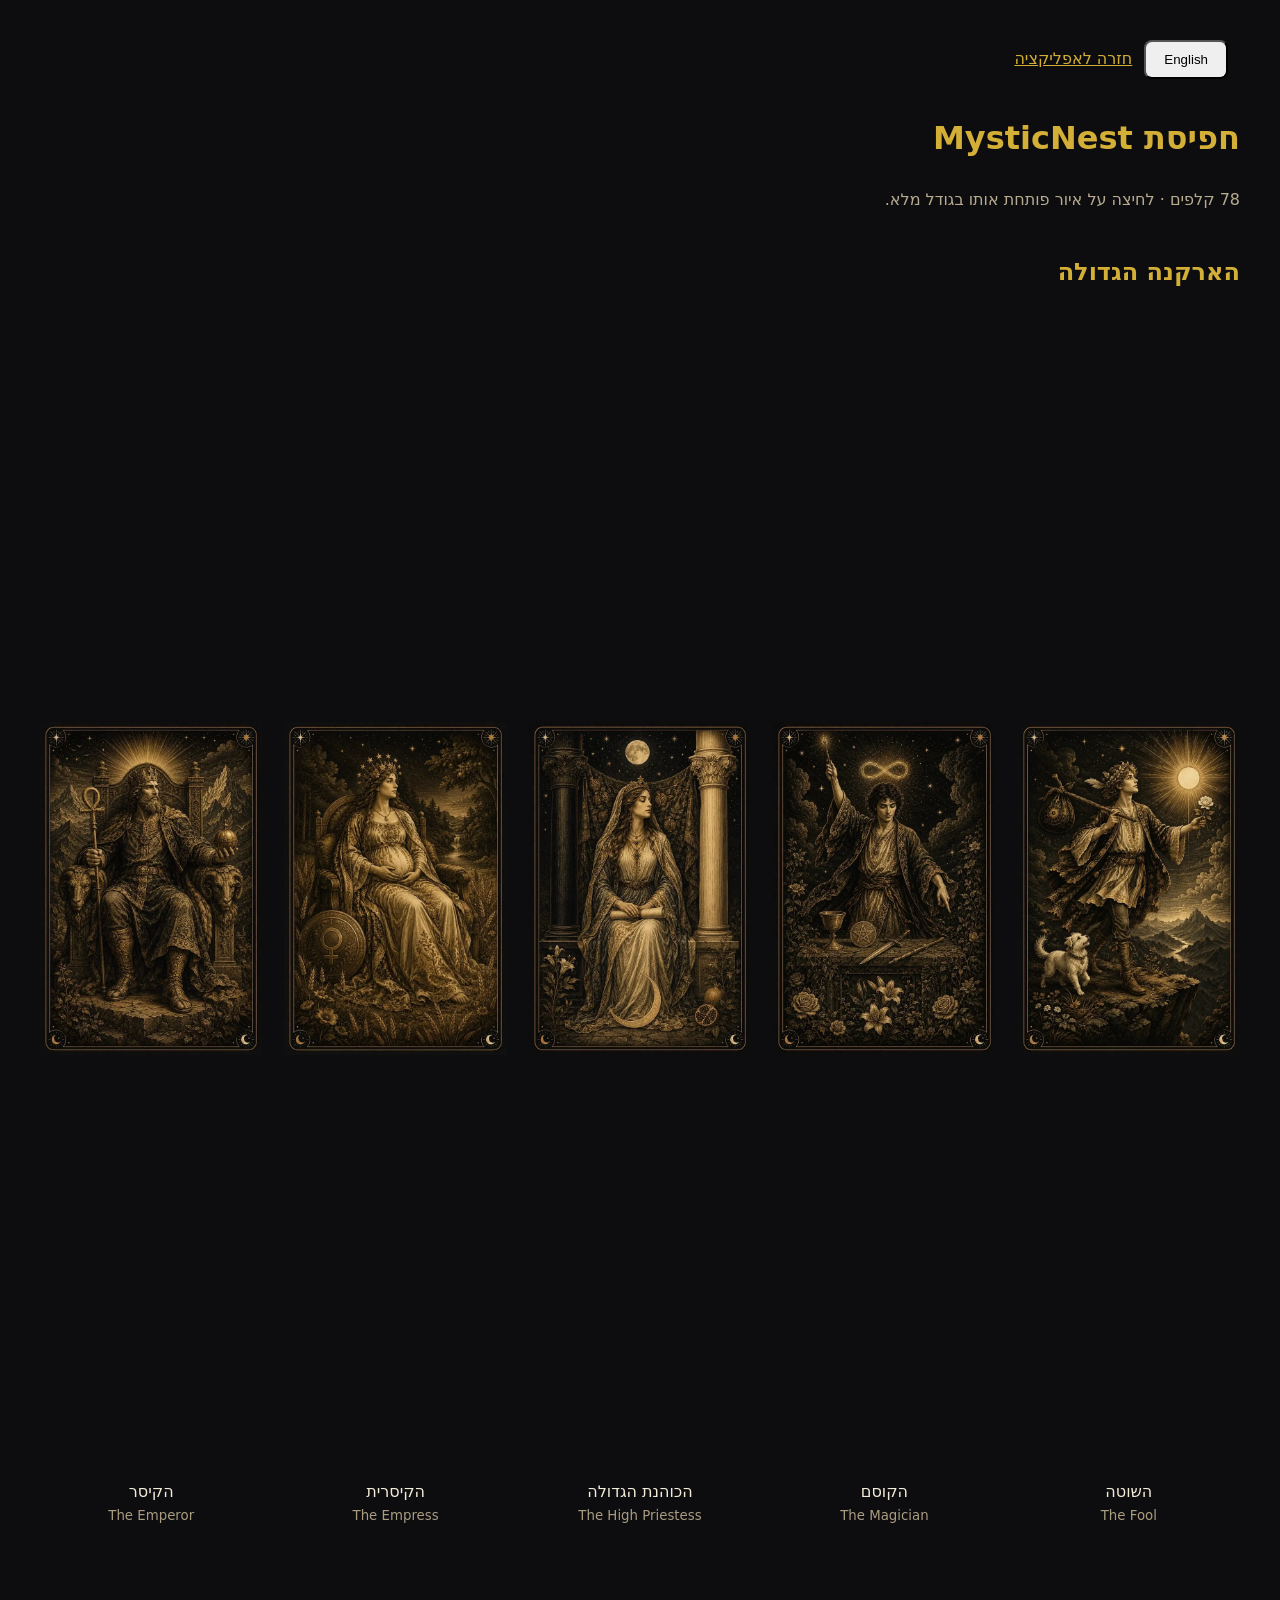
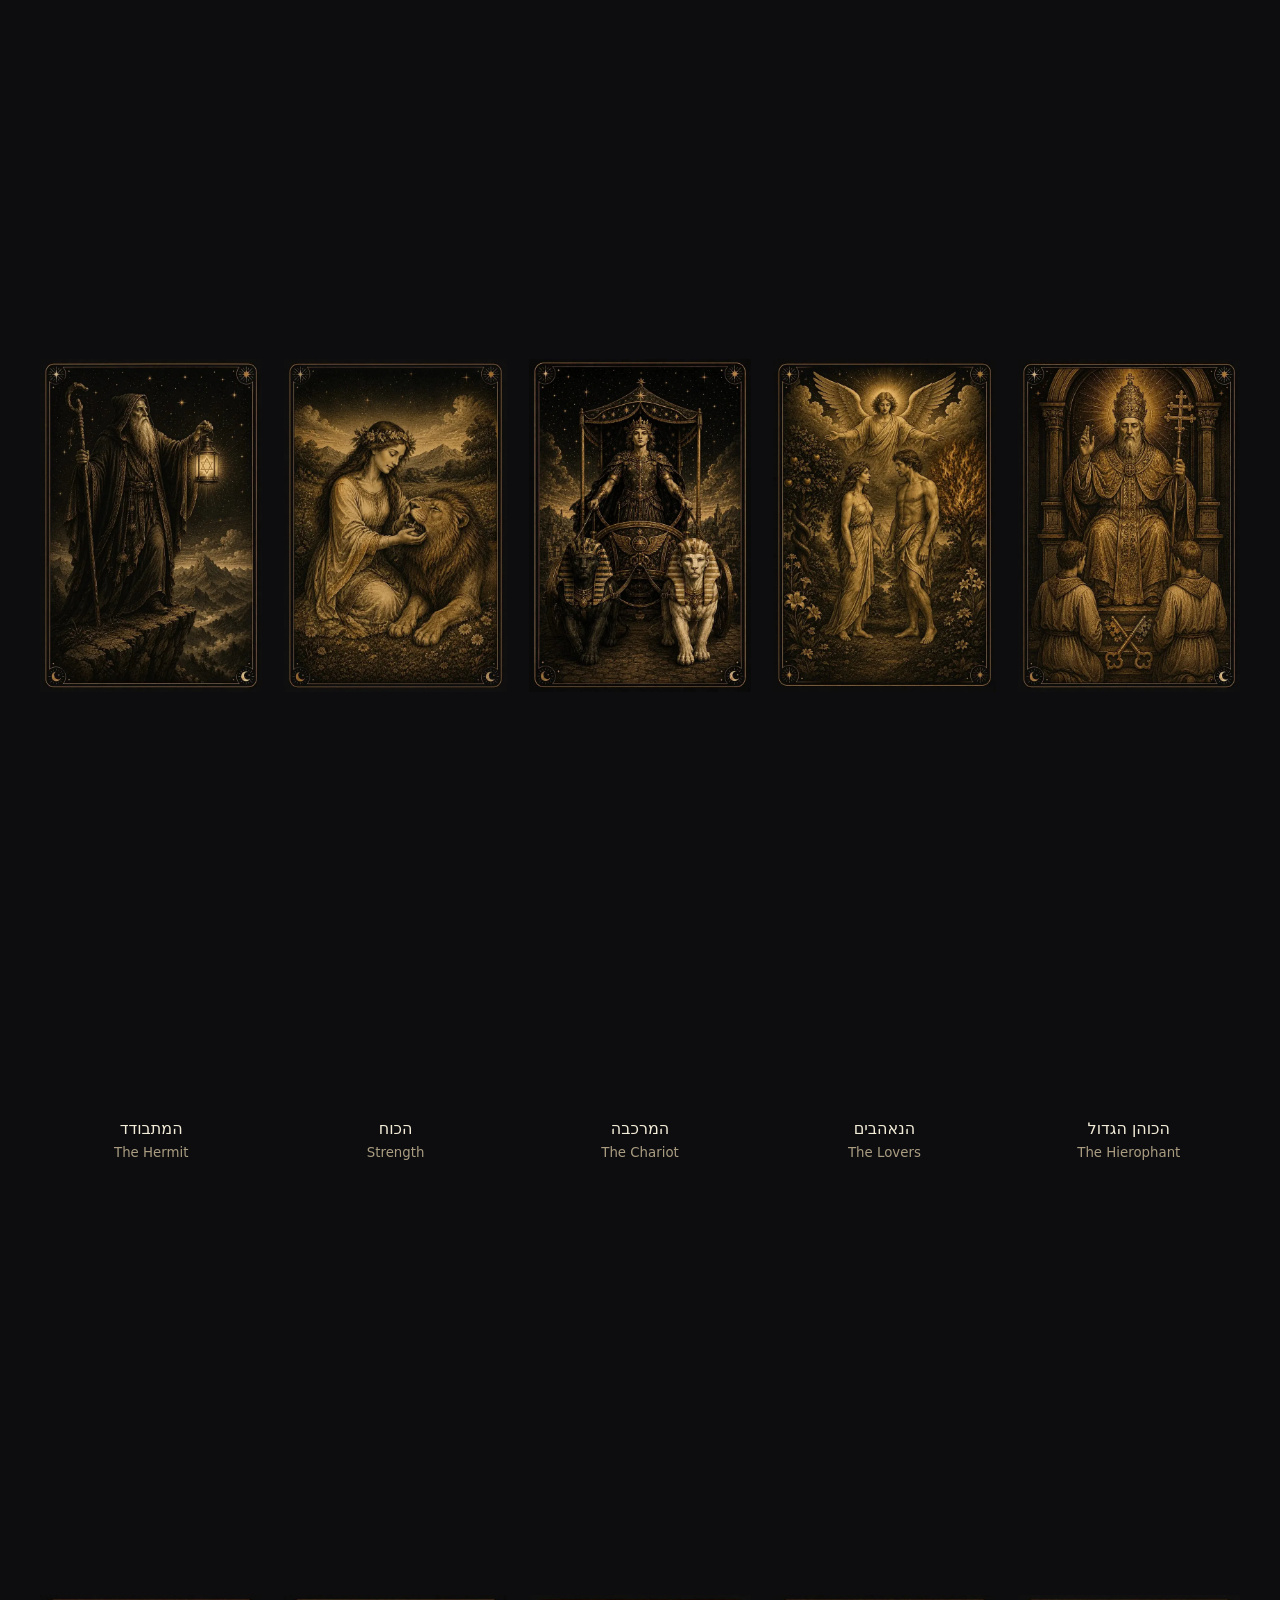
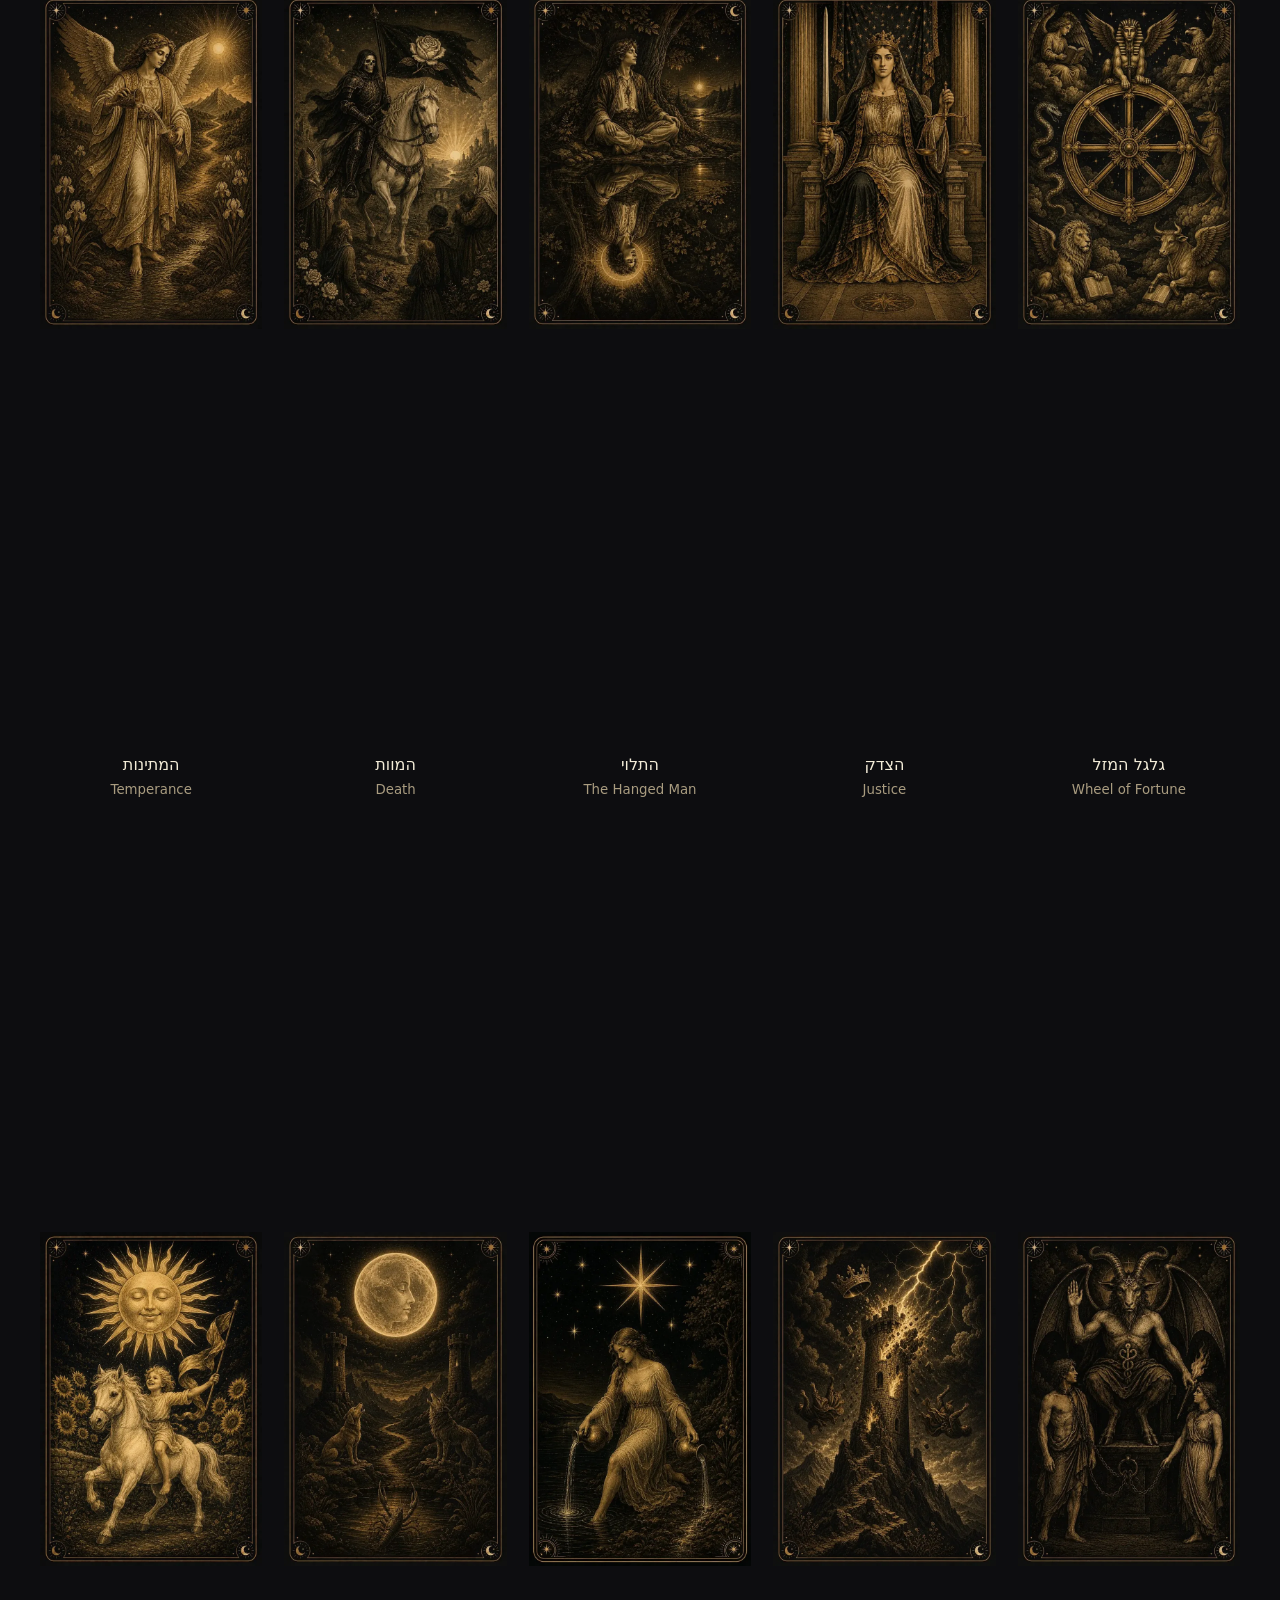
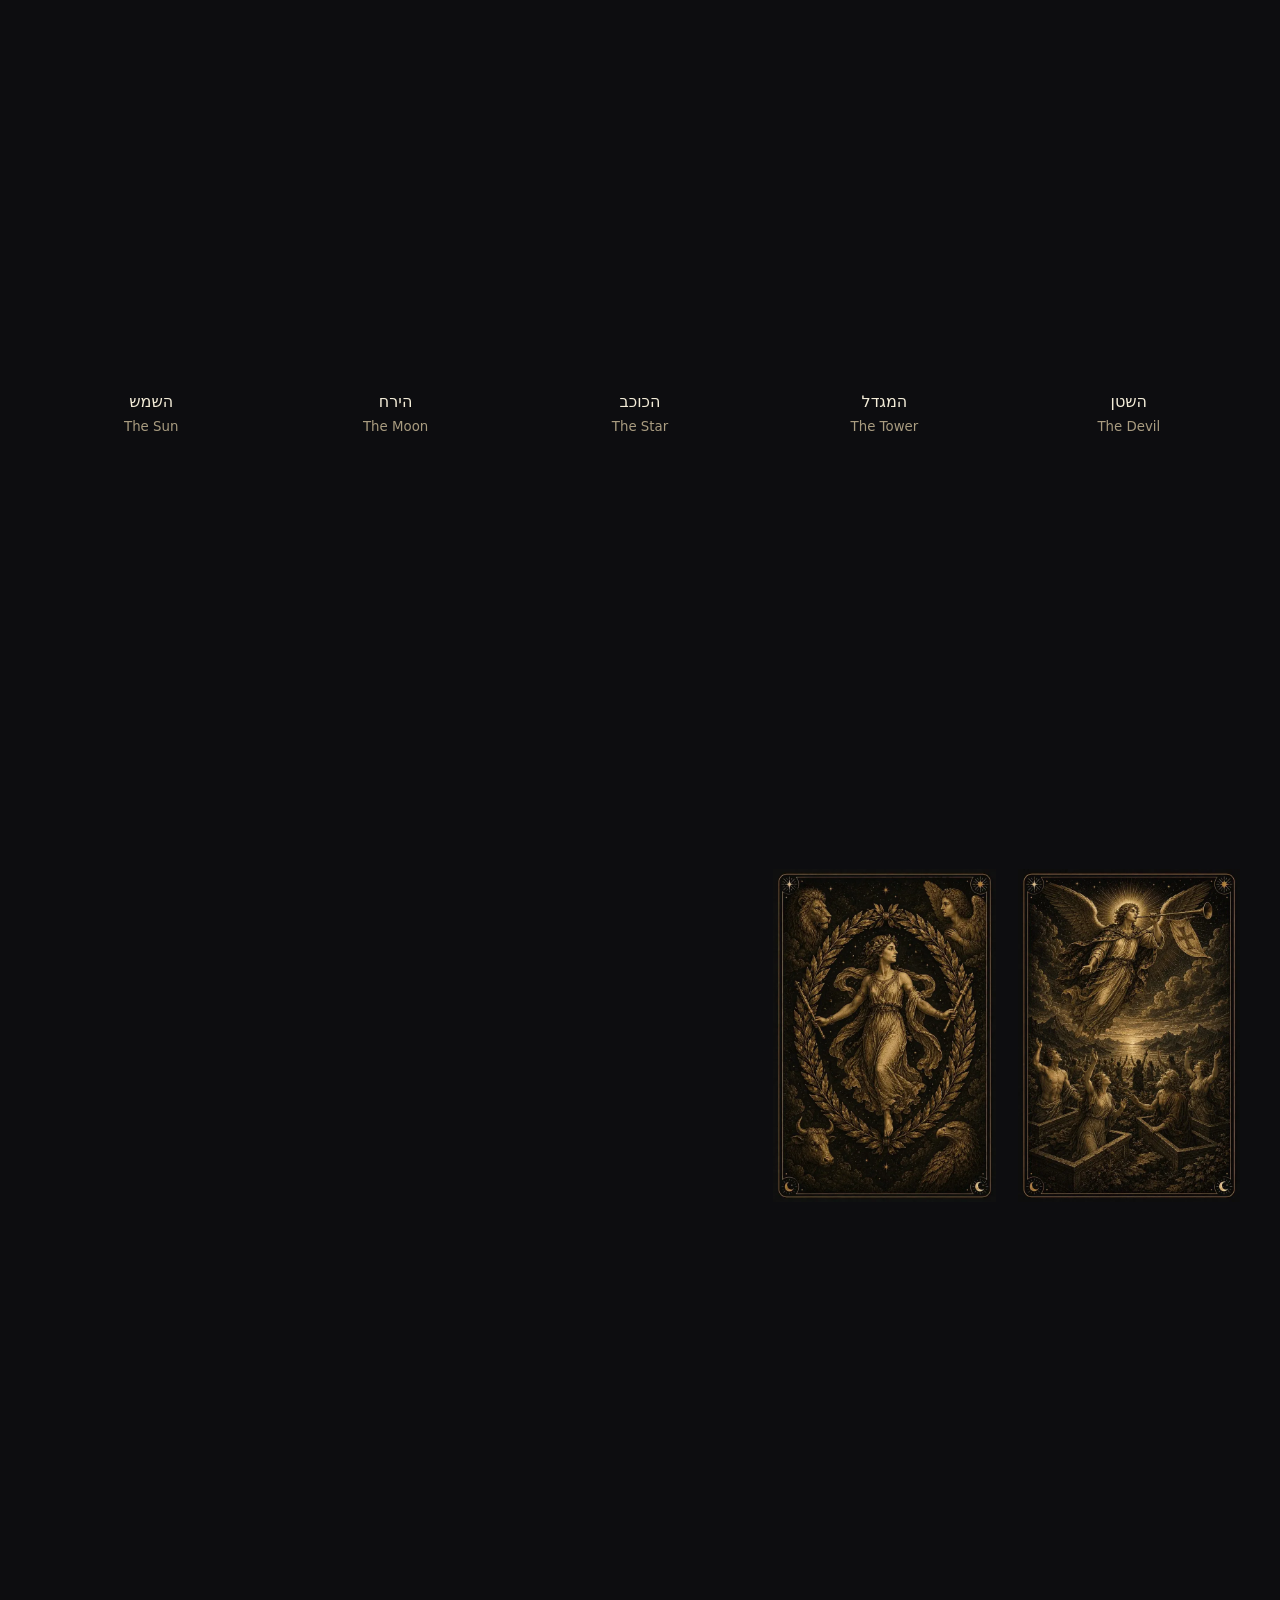
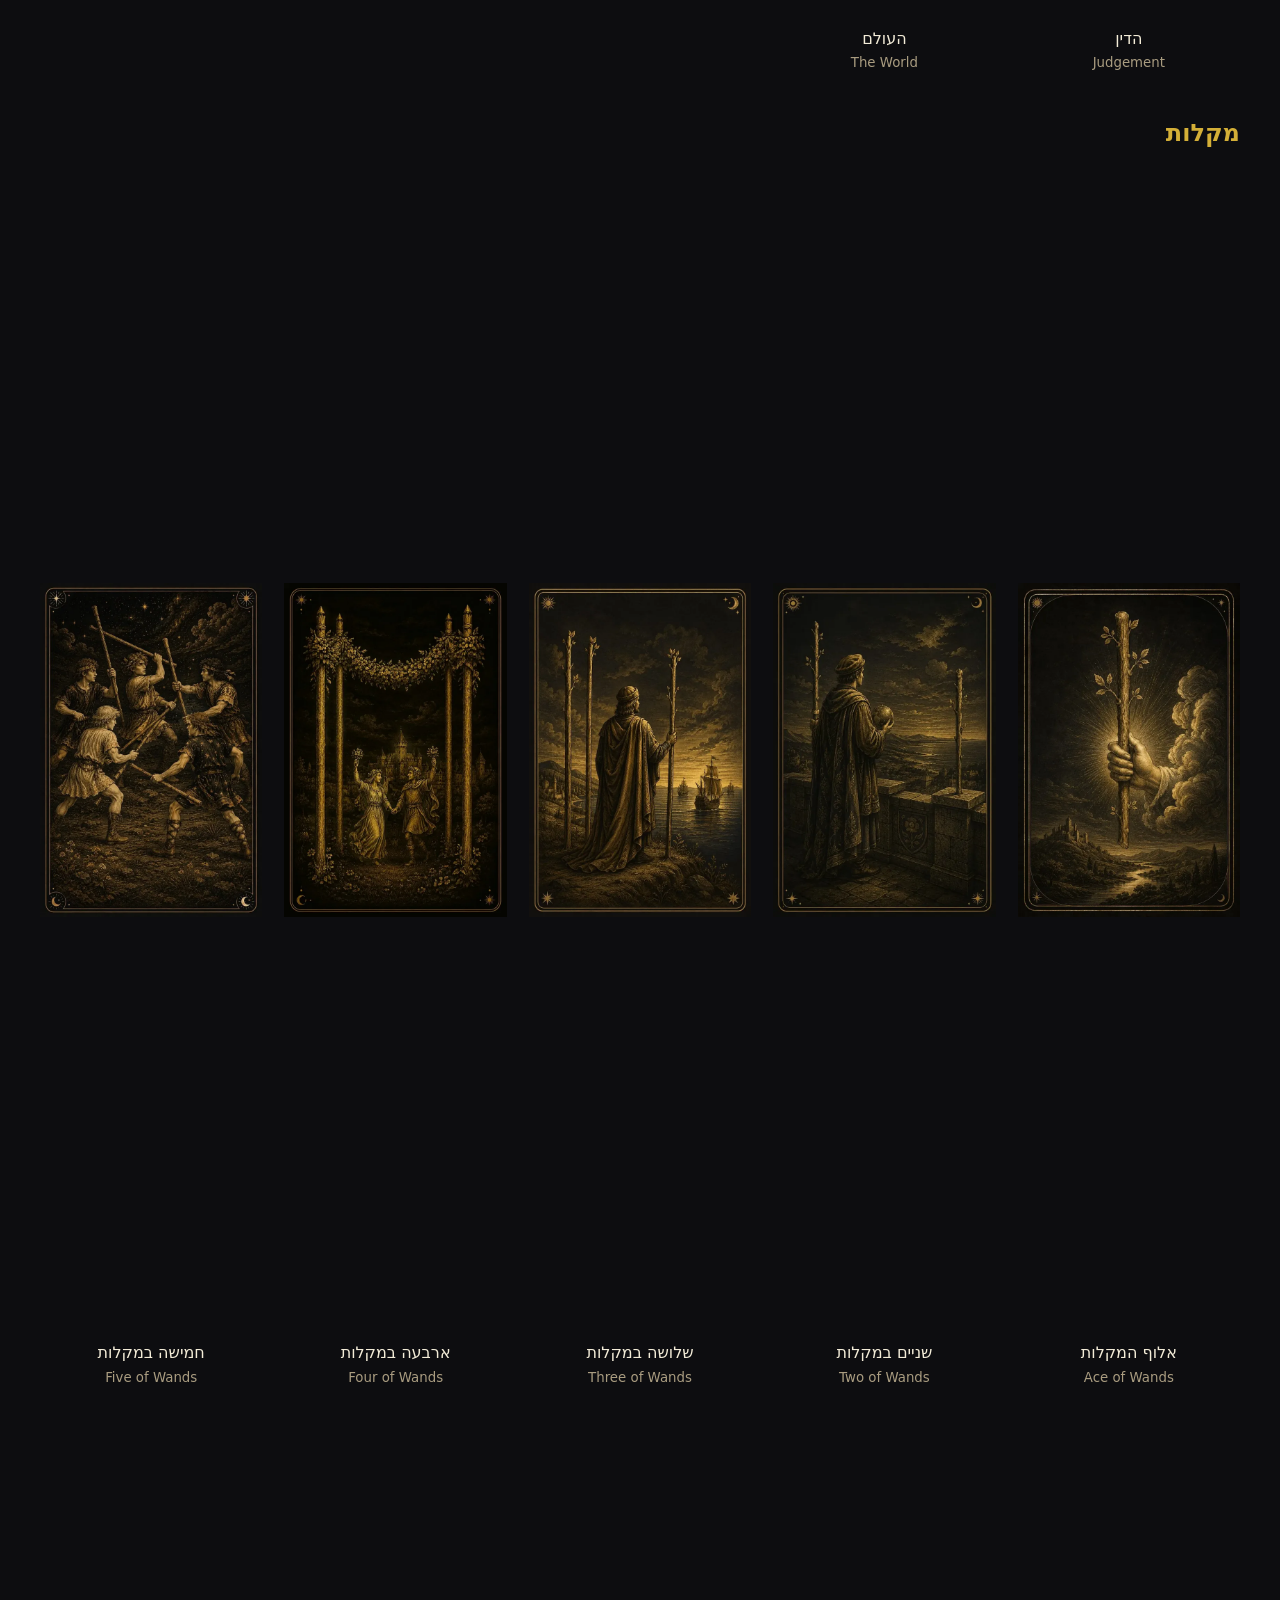
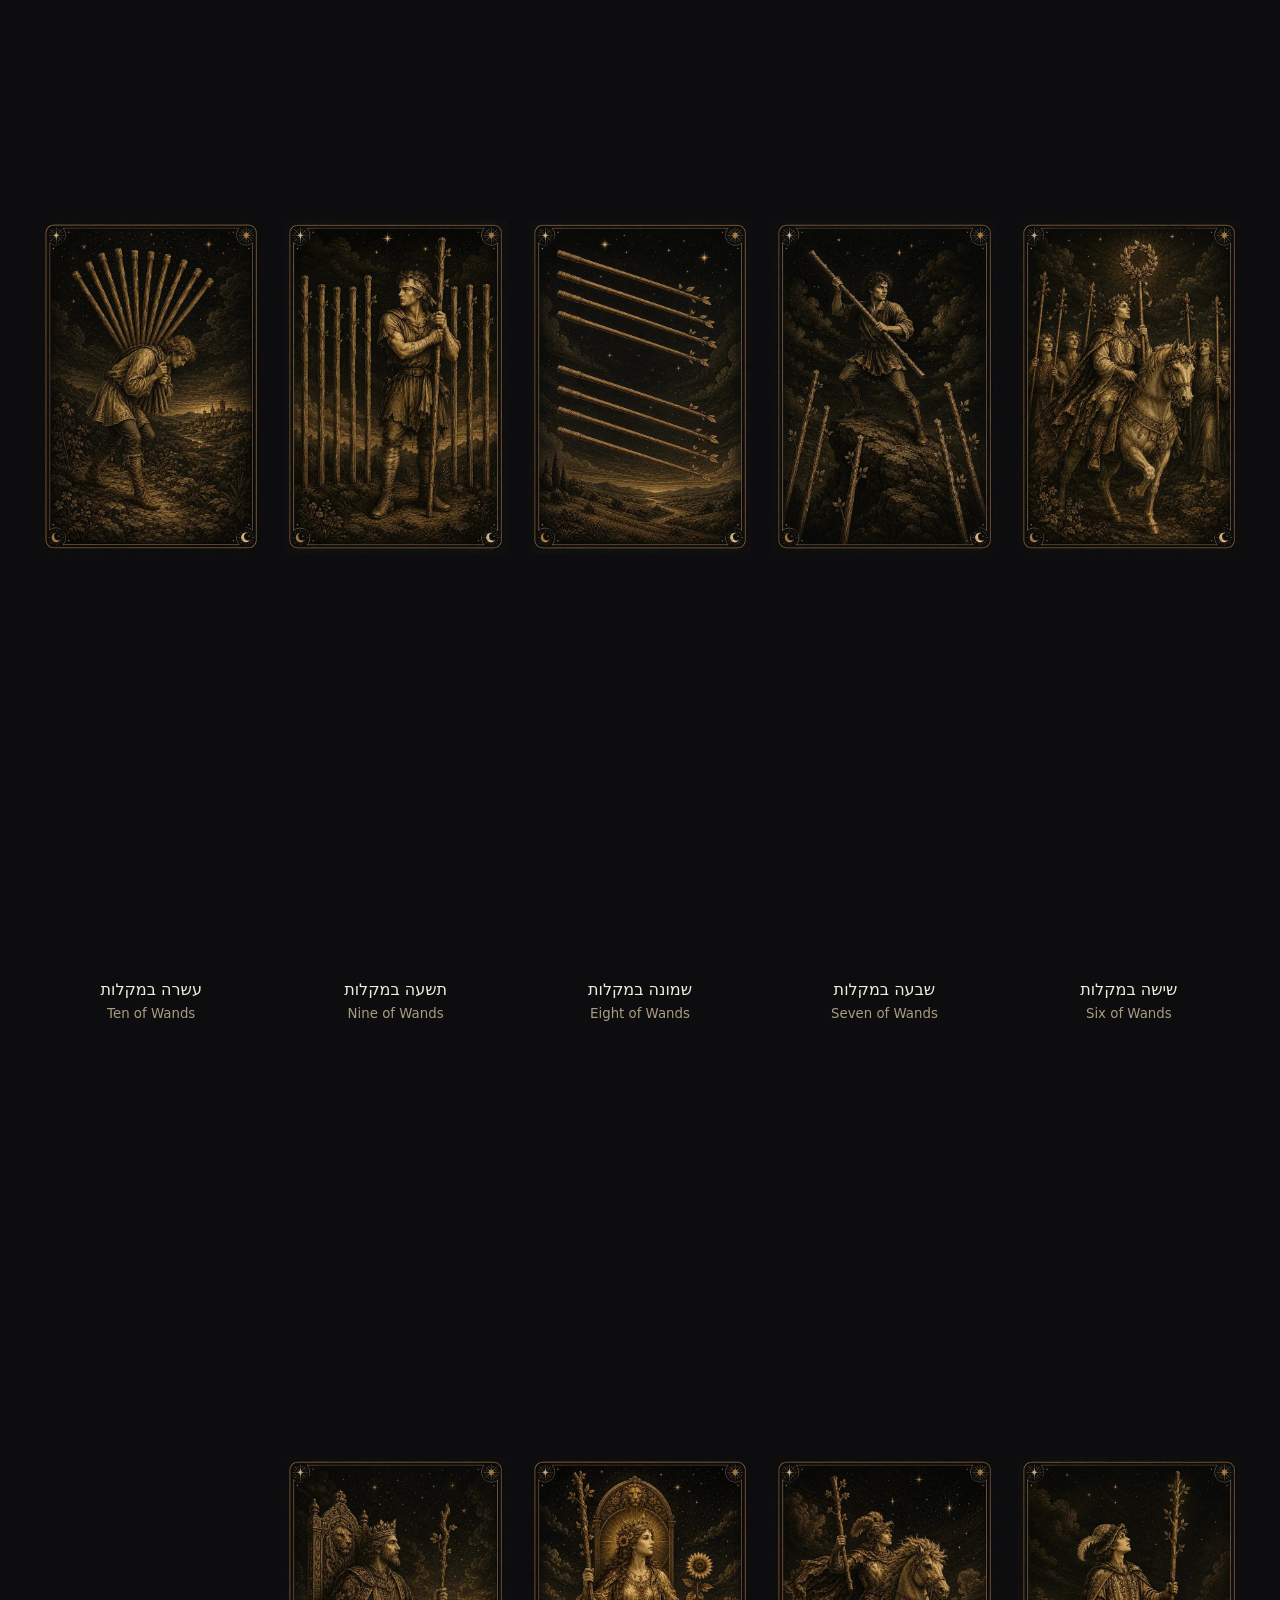
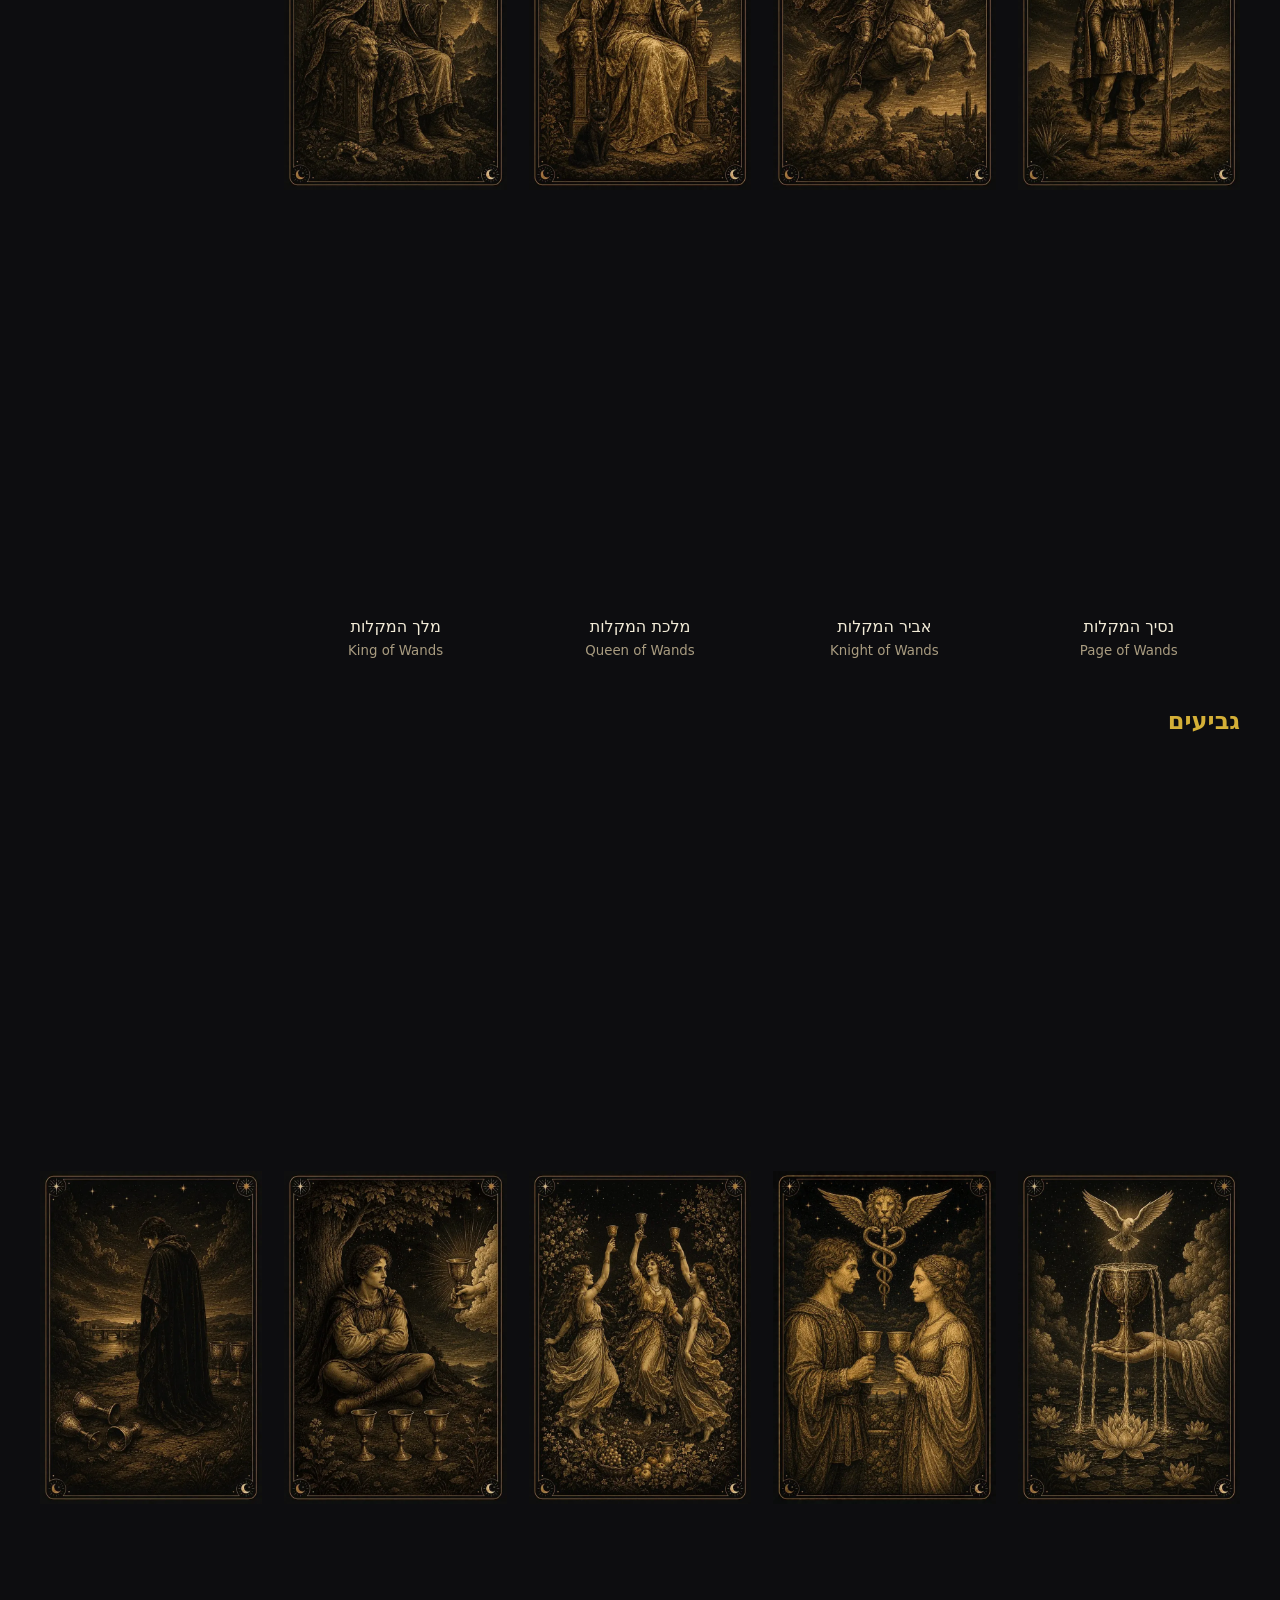
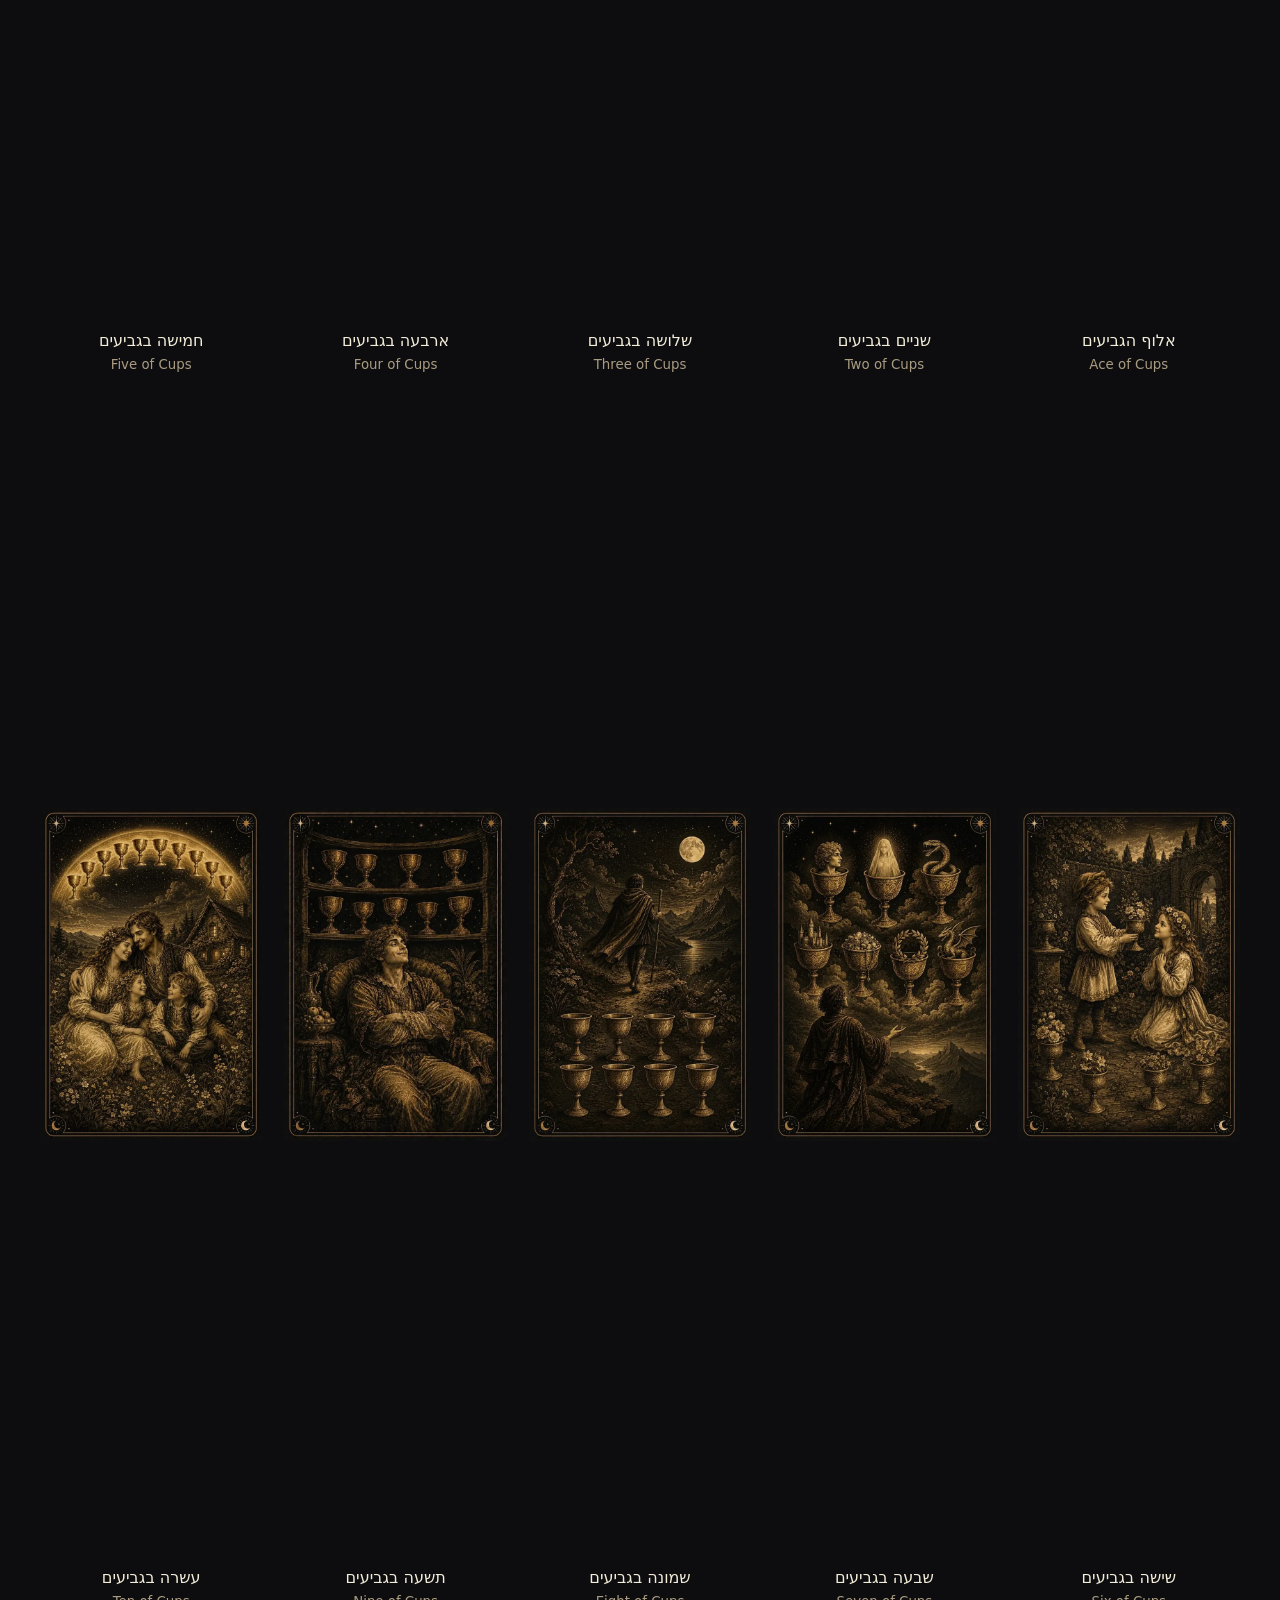
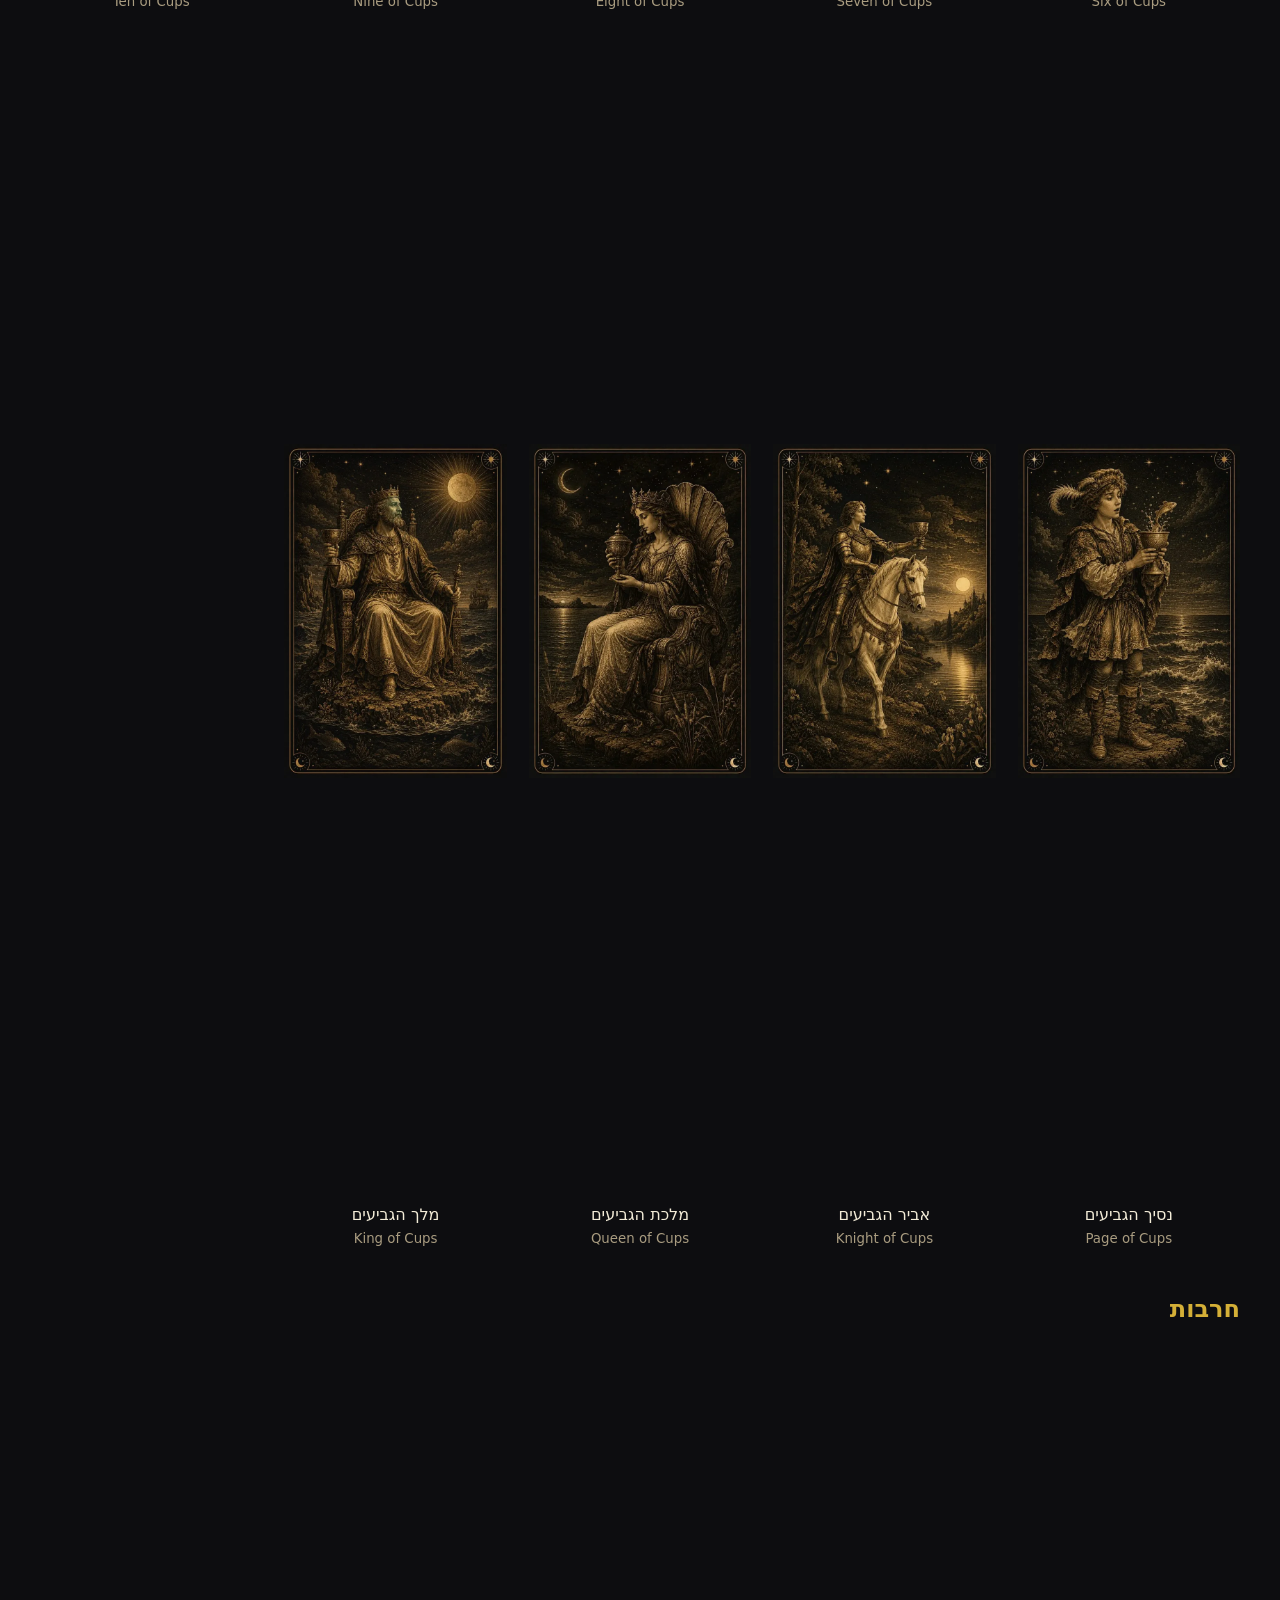
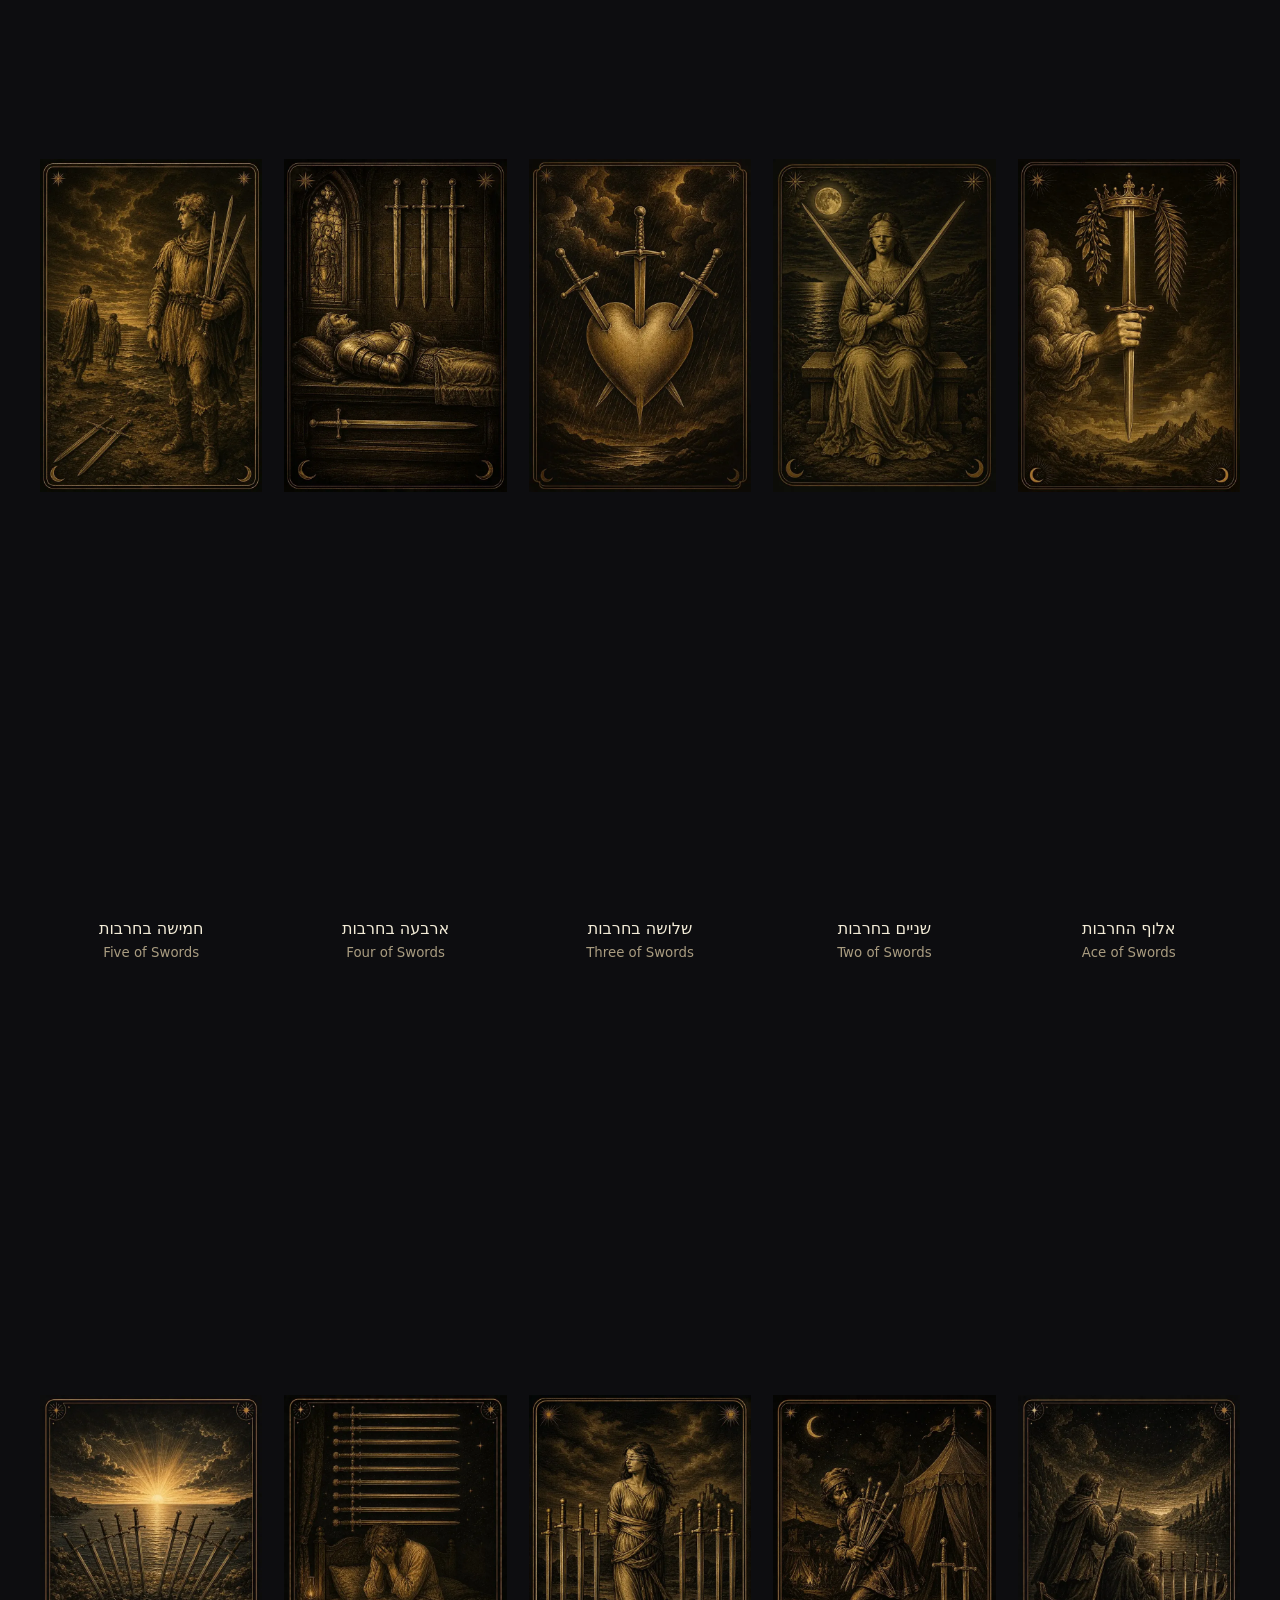
<file: deck.html>
<!doctype html><html lang="he" dir="rtl"><meta charset="utf-8"><meta name="viewport" content="width=device-width,initial-scale=1"><title>חפיסת MysticNest</title><style>*{box-sizing:border-box}body{margin:0;padding:28px;background:#0d0d10;color:#f3ecd8;font:16px/1.65 system-ui,sans-serif}main{max-width:1200px;margin:auto}h1,h2,a{color:#d4af37}h2{margin-top:40px}p{color:#b8ac90}.cards{display:grid;grid-template-columns:repeat(auto-fit,minmax(150px,1fr));gap:22px}figure{margin:0}figure img{width:100%;aspect-ratio:2/3;object-fit:contain;border-radius:12px}figcaption{text-align:center;padding-top:6px}small{display:block;color:#a99c80}a:focus-visible{outline:3px solid #d4af37;outline-offset:4px}@media(min-width:1000px){.cards{grid-template-columns:repeat(5,1fr)}}</style><main><a href="index.html">חזרה לאפליקציה</a><h1>חפיסת MysticNest</h1><p>78 קלפים · לחיצה על איור פותחת אותו בגודל מלא.</p><h2>הארקנה הגדולה</h2><div class="cards"><figure><a href="assets/tarot/gold-v1/card-0.webp"><img src="assets/tarot/gold-v1/card-0.webp" loading="lazy" alt="השוטה" width="768" height="1152"></a><figcaption>השוטה<small lang="en" dir="ltr">The Fool</small></figcaption></figure><figure><a href="assets/tarot/gold-v1/card-1.webp"><img src="assets/tarot/gold-v1/card-1.webp" loading="lazy" alt="הקוסם" width="768" height="1152"></a><figcaption>הקוסם<small lang="en" dir="ltr">The Magician</small></figcaption></figure><figure><a href="assets/tarot/gold-v1/card-2.webp"><img src="assets/tarot/gold-v1/card-2.webp" loading="lazy" alt="הכוהנת הגדולה" width="768" height="1152"></a><figcaption>הכוהנת הגדולה<small lang="en" dir="ltr">The High Priestess</small></figcaption></figure><figure><a href="assets/tarot/gold-v1/card-3.webp"><img src="assets/tarot/gold-v1/card-3.webp" loading="lazy" alt="הקיסרית" width="768" height="1152"></a><figcaption>הקיסרית<small lang="en" dir="ltr">The Empress</small></figcaption></figure><figure><a href="assets/tarot/gold-v1/card-4.webp"><img src="assets/tarot/gold-v1/card-4.webp" loading="lazy" alt="הקיסר" width="768" height="1152"></a><figcaption>הקיסר<small lang="en" dir="ltr">The Emperor</small></figcaption></figure><figure><a href="assets/tarot/gold-v1/card-5.webp"><img src="assets/tarot/gold-v1/card-5.webp" loading="lazy" alt="הכוהן הגדול" width="768" height="1152"></a><figcaption>הכוהן הגדול<small lang="en" dir="ltr">The Hierophant</small></figcaption></figure><figure><a href="assets/tarot/gold-v1/card-6.webp"><img src="assets/tarot/gold-v1/card-6.webp" loading="lazy" alt="הנאהבים" width="768" height="1152"></a><figcaption>הנאהבים<small lang="en" dir="ltr">The Lovers</small></figcaption></figure><figure><a href="assets/tarot/gold-v1/card-7.webp"><img src="assets/tarot/gold-v1/card-7.webp" loading="lazy" alt="המרכבה" width="768" height="1152"></a><figcaption>המרכבה<small lang="en" dir="ltr">The Chariot</small></figcaption></figure><figure><a href="assets/tarot/gold-v1/card-8.webp"><img src="assets/tarot/gold-v1/card-8.webp" loading="lazy" alt="הכוח" width="768" height="1152"></a><figcaption>הכוח<small lang="en" dir="ltr">Strength</small></figcaption></figure><figure><a href="assets/tarot/gold-v1/card-9.webp"><img src="assets/tarot/gold-v1/card-9.webp" loading="lazy" alt="המתבודד" width="768" height="1152"></a><figcaption>המתבודד<small lang="en" dir="ltr">The Hermit</small></figcaption></figure><figure><a href="assets/tarot/gold-v1/card-10.webp"><img src="assets/tarot/gold-v1/card-10.webp" loading="lazy" alt="גלגל המזל" width="768" height="1152"></a><figcaption>גלגל המזל<small lang="en" dir="ltr">Wheel of Fortune</small></figcaption></figure><figure><a href="assets/tarot/gold-v1/card-11.webp"><img src="assets/tarot/gold-v1/card-11.webp" loading="lazy" alt="הצדק" width="768" height="1152"></a><figcaption>הצדק<small lang="en" dir="ltr">Justice</small></figcaption></figure><figure><a href="assets/tarot/gold-v1/card-12.webp"><img src="assets/tarot/gold-v1/card-12.webp" loading="lazy" alt="התלוי" width="768" height="1152"></a><figcaption>התלוי<small lang="en" dir="ltr">The Hanged Man</small></figcaption></figure><figure><a href="assets/tarot/gold-v1/card-13.webp"><img src="assets/tarot/gold-v1/card-13.webp" loading="lazy" alt="המוות" width="768" height="1152"></a><figcaption>המוות<small lang="en" dir="ltr">Death</small></figcaption></figure><figure><a href="assets/tarot/gold-v1/card-14.webp"><img src="assets/tarot/gold-v1/card-14.webp" loading="lazy" alt="המתינות" width="768" height="1152"></a><figcaption>המתינות<small lang="en" dir="ltr">Temperance</small></figcaption></figure><figure><a href="assets/tarot/gold-v1/card-15.webp"><img src="assets/tarot/gold-v1/card-15.webp" loading="lazy" alt="השטן" width="768" height="1152"></a><figcaption>השטן<small lang="en" dir="ltr">The Devil</small></figcaption></figure><figure><a href="assets/tarot/gold-v1/card-16.webp"><img src="assets/tarot/gold-v1/card-16.webp" loading="lazy" alt="המגדל" width="768" height="1152"></a><figcaption>המגדל<small lang="en" dir="ltr">The Tower</small></figcaption></figure><figure><a href="assets/tarot/gold-v1/card-17.webp"><img src="assets/tarot/gold-v1/card-17.webp" loading="lazy" alt="הכוכב" width="768" height="1152"></a><figcaption>הכוכב<small lang="en" dir="ltr">The Star</small></figcaption></figure><figure><a href="assets/tarot/gold-v1/card-18.webp"><img src="assets/tarot/gold-v1/card-18.webp" loading="lazy" alt="הירח" width="768" height="1152"></a><figcaption>הירח<small lang="en" dir="ltr">The Moon</small></figcaption></figure><figure><a href="assets/tarot/gold-v1/card-19.webp"><img src="assets/tarot/gold-v1/card-19.webp" loading="lazy" alt="השמש" width="768" height="1152"></a><figcaption>השמש<small lang="en" dir="ltr">The Sun</small></figcaption></figure><figure><a href="assets/tarot/gold-v1/card-20.webp"><img src="assets/tarot/gold-v1/card-20.webp" loading="lazy" alt="הדין" width="768" height="1152"></a><figcaption>הדין<small lang="en" dir="ltr">Judgement</small></figcaption></figure><figure><a href="assets/tarot/gold-v1/card-21.webp"><img src="assets/tarot/gold-v1/card-21.webp" loading="lazy" alt="העולם" width="768" height="1152"></a><figcaption>העולם<small lang="en" dir="ltr">The World</small></figcaption></figure></div><h2>מקלות</h2><div class="cards"><figure><a href="assets/tarot/gold-v1/card-100.webp"><img src="assets/tarot/gold-v1/card-100.webp" loading="lazy" alt="אלוף המקלות" width="768" height="1152"></a><figcaption>אלוף המקלות<small lang="en" dir="ltr">Ace of Wands</small></figcaption></figure><figure><a href="assets/tarot/gold-v1/card-101.webp"><img src="assets/tarot/gold-v1/card-101.webp" loading="lazy" alt="שניים במקלות" width="768" height="1152"></a><figcaption>שניים במקלות<small lang="en" dir="ltr">Two of Wands</small></figcaption></figure><figure><a href="assets/tarot/gold-v1/card-102.webp"><img src="assets/tarot/gold-v1/card-102.webp" loading="lazy" alt="שלושה במקלות" width="768" height="1152"></a><figcaption>שלושה במקלות<small lang="en" dir="ltr">Three of Wands</small></figcaption></figure><figure><a href="assets/tarot/gold-v1/card-103.webp"><img src="assets/tarot/gold-v1/card-103.webp" loading="lazy" alt="ארבעה במקלות" width="768" height="1152"></a><figcaption>ארבעה במקלות<small lang="en" dir="ltr">Four of Wands</small></figcaption></figure><figure><a href="assets/tarot/gold-v1/card-104.webp"><img src="assets/tarot/gold-v1/card-104.webp" loading="lazy" alt="חמישה במקלות" width="768" height="1152"></a><figcaption>חמישה במקלות<small lang="en" dir="ltr">Five of Wands</small></figcaption></figure><figure><a href="assets/tarot/gold-v1/card-105.webp"><img src="assets/tarot/gold-v1/card-105.webp" loading="lazy" alt="שישה במקלות" width="768" height="1152"></a><figcaption>שישה במקלות<small lang="en" dir="ltr">Six of Wands</small></figcaption></figure><figure><a href="assets/tarot/gold-v1/card-106.webp"><img src="assets/tarot/gold-v1/card-106.webp" loading="lazy" alt="שבעה במקלות" width="768" height="1152"></a><figcaption>שבעה במקלות<small lang="en" dir="ltr">Seven of Wands</small></figcaption></figure><figure><a href="assets/tarot/gold-v1/card-107.webp"><img src="assets/tarot/gold-v1/card-107.webp" loading="lazy" alt="שמונה במקלות" width="768" height="1152"></a><figcaption>שמונה במקלות<small lang="en" dir="ltr">Eight of Wands</small></figcaption></figure><figure><a href="assets/tarot/gold-v1/card-108.webp"><img src="assets/tarot/gold-v1/card-108.webp" loading="lazy" alt="תשעה במקלות" width="768" height="1152"></a><figcaption>תשעה במקלות<small lang="en" dir="ltr">Nine of Wands</small></figcaption></figure><figure><a href="assets/tarot/gold-v1/card-109.webp"><img src="assets/tarot/gold-v1/card-109.webp" loading="lazy" alt="עשרה במקלות" width="768" height="1152"></a><figcaption>עשרה במקלות<small lang="en" dir="ltr">Ten of Wands</small></figcaption></figure><figure><a href="assets/tarot/gold-v1/card-110.webp"><img src="assets/tarot/gold-v1/card-110.webp" loading="lazy" alt="נסיך המקלות" width="768" height="1152"></a><figcaption>נסיך המקלות<small lang="en" dir="ltr">Page of Wands</small></figcaption></figure><figure><a href="assets/tarot/gold-v1/card-111.webp"><img src="assets/tarot/gold-v1/card-111.webp" loading="lazy" alt="אביר המקלות" width="768" height="1152"></a><figcaption>אביר המקלות<small lang="en" dir="ltr">Knight of Wands</small></figcaption></figure><figure><a href="assets/tarot/gold-v1/card-112.webp"><img src="assets/tarot/gold-v1/card-112.webp" loading="lazy" alt="מלכת המקלות" width="768" height="1152"></a><figcaption>מלכת המקלות<small lang="en" dir="ltr">Queen of Wands</small></figcaption></figure><figure><a href="assets/tarot/gold-v1/card-113.webp"><img src="assets/tarot/gold-v1/card-113.webp" loading="lazy" alt="מלך המקלות" width="768" height="1152"></a><figcaption>מלך המקלות<small lang="en" dir="ltr">King of Wands</small></figcaption></figure></div><h2>גביעים</h2><div class="cards"><figure><a href="assets/tarot/gold-v1/card-200.webp"><img src="assets/tarot/gold-v1/card-200.webp" loading="lazy" alt="אלוף הגביעים" width="768" height="1152"></a><figcaption>אלוף הגביעים<small lang="en" dir="ltr">Ace of Cups</small></figcaption></figure><figure><a href="assets/tarot/gold-v1/card-201.webp"><img src="assets/tarot/gold-v1/card-201.webp" loading="lazy" alt="שניים בגביעים" width="768" height="1152"></a><figcaption>שניים בגביעים<small lang="en" dir="ltr">Two of Cups</small></figcaption></figure><figure><a href="assets/tarot/gold-v1/card-202.webp"><img src="assets/tarot/gold-v1/card-202.webp" loading="lazy" alt="שלושה בגביעים" width="768" height="1152"></a><figcaption>שלושה בגביעים<small lang="en" dir="ltr">Three of Cups</small></figcaption></figure><figure><a href="assets/tarot/gold-v1/card-203.webp"><img src="assets/tarot/gold-v1/card-203.webp" loading="lazy" alt="ארבעה בגביעים" width="768" height="1152"></a><figcaption>ארבעה בגביעים<small lang="en" dir="ltr">Four of Cups</small></figcaption></figure><figure><a href="assets/tarot/gold-v1/card-204.webp"><img src="assets/tarot/gold-v1/card-204.webp" loading="lazy" alt="חמישה בגביעים" width="768" height="1152"></a><figcaption>חמישה בגביעים<small lang="en" dir="ltr">Five of Cups</small></figcaption></figure><figure><a href="assets/tarot/gold-v1/card-205.webp"><img src="assets/tarot/gold-v1/card-205.webp" loading="lazy" alt="שישה בגביעים" width="768" height="1152"></a><figcaption>שישה בגביעים<small lang="en" dir="ltr">Six of Cups</small></figcaption></figure><figure><a href="assets/tarot/gold-v1/card-206.webp"><img src="assets/tarot/gold-v1/card-206.webp" loading="lazy" alt="שבעה בגביעים" width="768" height="1152"></a><figcaption>שבעה בגביעים<small lang="en" dir="ltr">Seven of Cups</small></figcaption></figure><figure><a href="assets/tarot/gold-v1/card-207.webp"><img src="assets/tarot/gold-v1/card-207.webp" loading="lazy" alt="שמונה בגביעים" width="768" height="1152"></a><figcaption>שמונה בגביעים<small lang="en" dir="ltr">Eight of Cups</small></figcaption></figure><figure><a href="assets/tarot/gold-v1/card-208.webp"><img src="assets/tarot/gold-v1/card-208.webp" loading="lazy" alt="תשעה בגביעים" width="768" height="1152"></a><figcaption>תשעה בגביעים<small lang="en" dir="ltr">Nine of Cups</small></figcaption></figure><figure><a href="assets/tarot/gold-v1/card-209.webp"><img src="assets/tarot/gold-v1/card-209.webp" loading="lazy" alt="עשרה בגביעים" width="768" height="1152"></a><figcaption>עשרה בגביעים<small lang="en" dir="ltr">Ten of Cups</small></figcaption></figure><figure><a href="assets/tarot/gold-v1/card-210.webp"><img src="assets/tarot/gold-v1/card-210.webp" loading="lazy" alt="נסיך הגביעים" width="768" height="1152"></a><figcaption>נסיך הגביעים<small lang="en" dir="ltr">Page of Cups</small></figcaption></figure><figure><a href="assets/tarot/gold-v1/card-211.webp"><img src="assets/tarot/gold-v1/card-211.webp" loading="lazy" alt="אביר הגביעים" width="768" height="1152"></a><figcaption>אביר הגביעים<small lang="en" dir="ltr">Knight of Cups</small></figcaption></figure><figure><a href="assets/tarot/gold-v1/card-212.webp"><img src="assets/tarot/gold-v1/card-212.webp" loading="lazy" alt="מלכת הגביעים" width="768" height="1152"></a><figcaption>מלכת הגביעים<small lang="en" dir="ltr">Queen of Cups</small></figcaption></figure><figure><a href="assets/tarot/gold-v1/card-213.webp"><img src="assets/tarot/gold-v1/card-213.webp" loading="lazy" alt="מלך הגביעים" width="768" height="1152"></a><figcaption>מלך הגביעים<small lang="en" dir="ltr">King of Cups</small></figcaption></figure></div><h2>חרבות</h2><div class="cards"><figure><a href="assets/tarot/gold-v1/card-300.webp"><img src="assets/tarot/gold-v1/card-300.webp" loading="lazy" alt="אלוף החרבות" width="768" height="1152"></a><figcaption>אלוף החרבות<small lang="en" dir="ltr">Ace of Swords</small></figcaption></figure><figure><a href="assets/tarot/gold-v1/card-301.webp"><img src="assets/tarot/gold-v1/card-301.webp" loading="lazy" alt="שניים בחרבות" width="768" height="1152"></a><figcaption>שניים בחרבות<small lang="en" dir="ltr">Two of Swords</small></figcaption></figure><figure><a href="assets/tarot/gold-v1/card-302.webp"><img src="assets/tarot/gold-v1/card-302.webp" loading="lazy" alt="שלושה בחרבות" width="768" height="1152"></a><figcaption>שלושה בחרבות<small lang="en" dir="ltr">Three of Swords</small></figcaption></figure><figure><a href="assets/tarot/gold-v1/card-303.webp"><img src="assets/tarot/gold-v1/card-303.webp" loading="lazy" alt="ארבעה בחרבות" width="768" height="1152"></a><figcaption>ארבעה בחרבות<small lang="en" dir="ltr">Four of Swords</small></figcaption></figure><figure><a href="assets/tarot/gold-v1/card-304.webp"><img src="assets/tarot/gold-v1/card-304.webp" loading="lazy" alt="חמישה בחרבות" width="768" height="1152"></a><figcaption>חמישה בחרבות<small lang="en" dir="ltr">Five of Swords</small></figcaption></figure><figure><a href="assets/tarot/gold-v1/card-305.webp"><img src="assets/tarot/gold-v1/card-305.webp" loading="lazy" alt="שישה בחרבות" width="768" height="1152"></a><figcaption>שישה בחרבות<small lang="en" dir="ltr">Six of Swords</small></figcaption></figure><figure><a href="assets/tarot/gold-v1/card-306.webp"><img src="assets/tarot/gold-v1/card-306.webp" loading="lazy" alt="שבעה בחרבות" width="768" height="1152"></a><figcaption>שבעה בחרבות<small lang="en" dir="ltr">Seven of Swords</small></figcaption></figure><figure><a href="assets/tarot/gold-v1/card-307.webp"><img src="assets/tarot/gold-v1/card-307.webp" loading="lazy" alt="שמונה בחרבות" width="768" height="1152"></a><figcaption>שמונה בחרבות<small lang="en" dir="ltr">Eight of Swords</small></figcaption></figure><figure><a href="assets/tarot/gold-v1/card-308.webp"><img src="assets/tarot/gold-v1/card-308.webp" loading="lazy" alt="תשעה בחרבות" width="768" height="1152"></a><figcaption>תשעה בחרבות<small lang="en" dir="ltr">Nine of Swords</small></figcaption></figure><figure><a href="assets/tarot/gold-v1/card-309.webp"><img src="assets/tarot/gold-v1/card-309.webp" loading="lazy" alt="עשרה בחרבות" width="768" height="1152"></a><figcaption>עשרה בחרבות<small lang="en" dir="ltr">Ten of Swords</small></figcaption></figure><figure><a href="assets/tarot/gold-v1/card-310.webp"><img src="assets/tarot/gold-v1/card-310.webp" loading="lazy" alt="נסיך החרבות" width="768" height="1152"></a><figcaption>נסיך החרבות<small lang="en" dir="ltr">Page of Swords</small></figcaption></figure><figure><a href="assets/tarot/gold-v1/card-311.webp"><img src="assets/tarot/gold-v1/card-311.webp" loading="lazy" alt="אביר החרבות" width="768" height="1152"></a><figcaption>אביר החרבות<small lang="en" dir="ltr">Knight of Swords</small></figcaption></figure><figure><a href="assets/tarot/gold-v1/card-312.webp"><img src="assets/tarot/gold-v1/card-312.webp" loading="lazy" alt="מלכת החרבות" width="768" height="1152"></a><figcaption>מלכת החרבות<small lang="en" dir="ltr">Queen of Swords</small></figcaption></figure><figure><a href="assets/tarot/gold-v1/card-313.webp"><img src="assets/tarot/gold-v1/card-313.webp" loading="lazy" alt="מלך החרבות" width="768" height="1152"></a><figcaption>מלך החרבות<small lang="en" dir="ltr">King of Swords</small></figcaption></figure></div><h2>מטבעות</h2><div class="cards"><figure><a href="assets/tarot/gold-v1/card-400.webp"><img src="assets/tarot/gold-v1/card-400.webp" loading="lazy" alt="אלוף המטבעות" width="768" height="1152"></a><figcaption>אלוף המטבעות<small lang="en" dir="ltr">Ace of Pentacles</small></figcaption></figure><figure><a href="assets/tarot/gold-v1/card-401.webp"><img src="assets/tarot/gold-v1/card-401.webp" loading="lazy" alt="שניים במטבעות" width="768" height="1152"></a><figcaption>שניים במטבעות<small lang="en" dir="ltr">Two of Pentacles</small></figcaption></figure><figure><a href="assets/tarot/gold-v1/card-402.webp"><img src="assets/tarot/gold-v1/card-402.webp" loading="lazy" alt="שלושה במטבעות" width="768" height="1152"></a><figcaption>שלושה במטבעות<small lang="en" dir="ltr">Three of Pentacles</small></figcaption></figure><figure><a href="assets/tarot/gold-v1/card-403.webp"><img src="assets/tarot/gold-v1/card-403.webp" loading="lazy" alt="ארבעה במטבעות" width="768" height="1152"></a><figcaption>ארבעה במטבעות<small lang="en" dir="ltr">Four of Pentacles</small></figcaption></figure><figure><a href="assets/tarot/gold-v1/card-404.webp"><img src="assets/tarot/gold-v1/card-404.webp" loading="lazy" alt="חמישה במטבעות" width="768" height="1152"></a><figcaption>חמישה במטבעות<small lang="en" dir="ltr">Five of Pentacles</small></figcaption></figure><figure><a href="assets/tarot/gold-v1/card-405.webp"><img src="assets/tarot/gold-v1/card-405.webp" loading="lazy" alt="שישה במטבעות" width="768" height="1152"></a><figcaption>שישה במטבעות<small lang="en" dir="ltr">Six of Pentacles</small></figcaption></figure><figure><a href="assets/tarot/gold-v1/card-406.webp"><img src="assets/tarot/gold-v1/card-406.webp" loading="lazy" alt="שבעה במטבעות" width="768" height="1152"></a><figcaption>שבעה במטבעות<small lang="en" dir="ltr">Seven of Pentacles</small></figcaption></figure><figure><a href="assets/tarot/gold-v1/card-407.webp"><img src="assets/tarot/gold-v1/card-407.webp" loading="lazy" alt="שמונה במטבעות" width="768" height="1152"></a><figcaption>שמונה במטבעות<small lang="en" dir="ltr">Eight of Pentacles</small></figcaption></figure><figure><a href="assets/tarot/gold-v1/card-408.webp"><img src="assets/tarot/gold-v1/card-408.webp" loading="lazy" alt="תשעה במטבעות" width="768" height="1152"></a><figcaption>תשעה במטבעות<small lang="en" dir="ltr">Nine of Pentacles</small></figcaption></figure><figure><a href="assets/tarot/gold-v1/card-409.webp"><img src="assets/tarot/gold-v1/card-409.webp" loading="lazy" alt="עשרה במטבעות" width="768" height="1152"></a><figcaption>עשרה במטבעות<small lang="en" dir="ltr">Ten of Pentacles</small></figcaption></figure><figure><a href="assets/tarot/gold-v1/card-410.webp"><img src="assets/tarot/gold-v1/card-410.webp" loading="lazy" alt="נסיך המטבעות" width="768" height="1152"></a><figcaption>נסיך המטבעות<small lang="en" dir="ltr">Page of Pentacles</small></figcaption></figure><figure><a href="assets/tarot/gold-v1/card-411.webp"><img src="assets/tarot/gold-v1/card-411.webp" loading="lazy" alt="אביר המטבעות" width="768" height="1152"></a><figcaption>אביר המטבעות<small lang="en" dir="ltr">Knight of Pentacles</small></figcaption></figure><figure><a href="assets/tarot/gold-v1/card-412.webp"><img src="assets/tarot/gold-v1/card-412.webp" loading="lazy" alt="מלכת המטבעות" width="768" height="1152"></a><figcaption>מלכת המטבעות<small lang="en" dir="ltr">Queen of Pentacles</small></figcaption></figure><figure><a href="assets/tarot/gold-v1/card-413.webp"><img src="assets/tarot/gold-v1/card-413.webp" loading="lazy" alt="מלך המטבעות" width="768" height="1152"></a><figcaption>מלך המטבעות<small lang="en" dir="ltr">King of Pentacles</small></figcaption></figure></div><h2>גב החפיסה</h2><img src="assets/tarot/gold-v1/back.webp" alt="גב הקלפים" width="240"></main><script>

const toggle=document.createElement('button');toggle.textContent='English';toggle.style.cssText='padding:10px 18px;margin:12px;border-radius:8px;cursor:pointer';document.querySelector('main').prepend(toggle);
toggle.onclick=()=>{const en=document.documentElement.lang==='he';document.documentElement.lang=en?'en':'he';document.documentElement.dir=en?'ltr':'rtl';toggle.textContent=en?'עברית':'English';
const labels=[['חפיסת MysticNest','MysticNest deck'],['חזרה לאפליקציה','Back to the app'],['78 קלפים · לחיצה על איור פותחת אותו בגודל מלא.','78 cards · Select an illustration to open it at full size.'],['הארקנה הגדולה','Major Arcana'],['מקלות','Wands'],['גביעים','Cups'],['חרבות','Swords'],['מטבעות','Pentacles'],['גב החפיסה','Card back']];
document.querySelectorAll('h1,h2,main>a,main>p').forEach(el=>{const pair=labels.find(x=>x.includes(el.textContent));if(pair)el.textContent=pair[en?1:0];});
document.querySelectorAll('figure').forEach(fig=>{const cap=fig.querySelector('figcaption'),small=cap.querySelector('small'),img=fig.querySelector('img');if(!cap.dataset.he){cap.dataset.he=cap.firstChild.textContent;cap.dataset.en=small.textContent;}cap.firstChild.textContent=en?cap.dataset.en:cap.dataset.he;small.hidden=en;img.alt=en?cap.dataset.en:cap.dataset.he;});document.querySelector('main>img').alt=en?'Card back':'גב הקלפים';document.title=en?'MysticNest deck':'חפיסת MysticNest';};
</script></html>
</file>
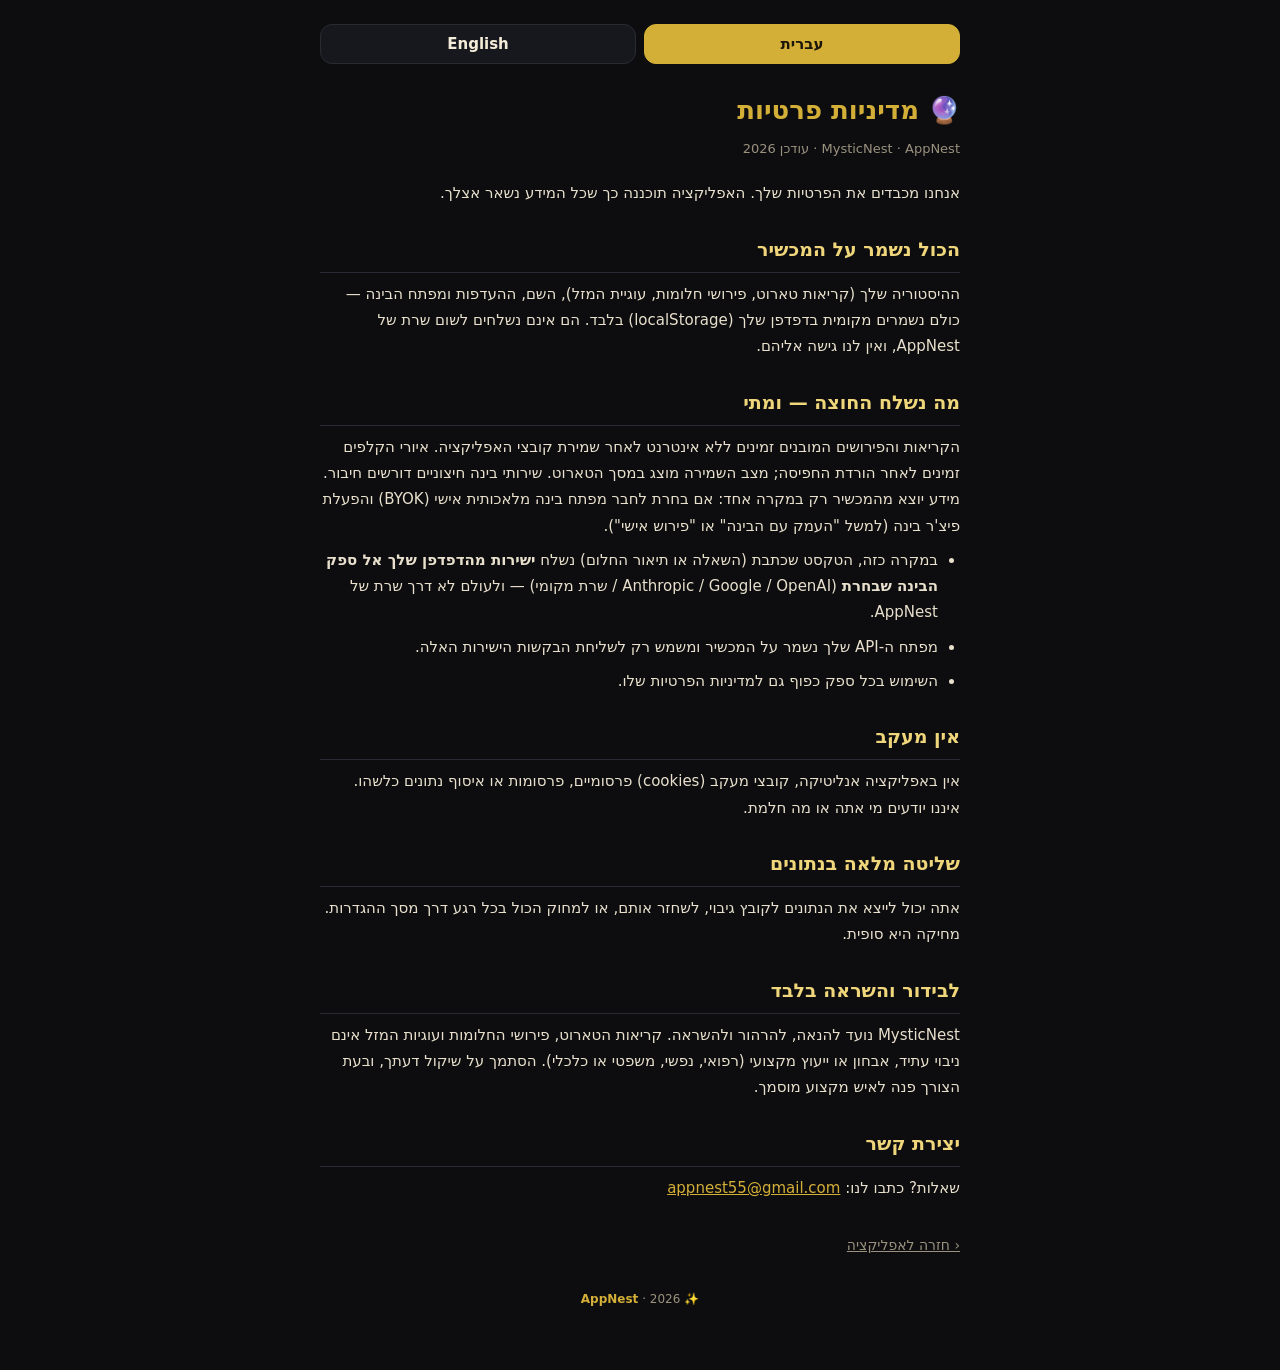
<file: privacy_policy.html>
<!DOCTYPE html>
<html lang="he" dir="rtl">
<head>
<meta charset="UTF-8">
<meta name="viewport" content="width=device-width, initial-scale=1.0">
<meta name="theme-color" content="#0d0d10">
<title>מדיניות פרטיות · MysticNest</title>
<style>
*{box-sizing:border-box;margin:0;padding:0}
body{font-family:"Heebo","Segoe UI",system-ui,sans-serif;background:#0d0d10;color:#f3ecd8;line-height:1.75;padding:24px 18px 60px}
.wrap{max-width:640px;margin:0 auto}
h1{color:#d4af37;font-size:26px;margin-bottom:4px}
h2{color:#f0d67a;font-size:19px;margin:26px 0 8px;border-bottom:1px solid #2a2a35;padding-bottom:6px}
p,li{font-size:15px;color:#e8e0cc;margin-bottom:8px}
ul{padding-inline-start:22px;margin-bottom:8px}
.sub{color:#9a927e;font-size:13px;margin-bottom:20px}
.toggle{display:flex;gap:8px;margin-bottom:24px}
.toggle button{flex:1;background:#17171e;border:1px solid #2a2a35;color:#f3ecd8;padding:10px;border-radius:12px;font-family:inherit;font-weight:700;font-size:15px;cursor:pointer}
.toggle button.on{background:#d4af37;color:#1a1508;border-color:#d4af37}
a{color:#d4af37}
.back{display:inline-block;margin-top:24px;color:#9a927e;font-size:14px}
.badge{text-align:center;color:#9a927e;font-size:12px;margin-top:30px}
.badge b{color:#d4af37}
section{display:none}section.on{display:block}
</style>
</head>
<body>
<div class="wrap">
<div class="toggle">
  <button id="btn-he" class="on" onclick="show('he')">עברית</button>
  <button id="btn-en" onclick="show('en')">English</button>
</div>

<!-- HEBREW -->
<section id="he" class="on" dir="rtl">
  <h1>🔮 מדיניות פרטיות</h1>
  <p class="sub">MysticNest · AppNest · עודכן 2026</p>

  <p>אנחנו מכבדים את הפרטיות שלך. האפליקציה תוכננה כך שכל המידע נשאר אצלך.</p>

  <h2>הכול נשמר על המכשיר</h2>
  <p>ההיסטוריה שלך (קריאות טארוט, פירושי חלומות, עוגיית המזל), השם, ההעדפות ומפתח הבינה — כולם נשמרים מקומית בדפדפן שלך (localStorage) בלבד. הם אינם נשלחים לשום שרת של AppNest, ואין לנו גישה אליהם.</p>

  <h2>מה נשלח החוצה — ומתי</h2>
  <p>הקריאות והפירושים המובנים זמינים ללא אינטרנט לאחר שמירת קובצי האפליקציה. איורי הקלפים זמינים לאחר הורדת החפיסה; מצב השמירה מוצג במסך הטארוט. שירותי בינה חיצוניים דורשים חיבור. מידע יוצא מהמכשיר רק במקרה אחד: אם בחרת לחבר מפתח בינה מלאכותית אישי (BYOK) והפעלת פיצ'ר בינה (למשל "העמק עם הבינה" או "פירוש אישי").</p>
  <ul>
    <li>במקרה כזה, הטקסט שכתבת (השאלה או תיאור החלום) נשלח <b>ישירות מהדפדפן שלך אל ספק הבינה שבחרת</b> (Anthropic / Google / OpenAI / שרת מקומי) — ולעולם לא דרך שרת של AppNest.</li>
    <li>מפתח ה-API שלך נשמר על המכשיר ומשמש רק לשליחת הבקשות הישירות האלה.</li>
    <li>השימוש בכל ספק כפוף גם למדיניות הפרטיות שלו.</li>
  </ul>

  <h2>אין מעקב</h2>
  <p>אין באפליקציה אנליטיקה, קובצי מעקב (cookies) פרסומיים, פרסומות או איסוף נתונים כלשהו. איננו יודעים מי אתה או מה חלמת.</p>

  <h2>שליטה מלאה בנתונים</h2>
  <p>אתה יכול לייצא את הנתונים לקובץ גיבוי, לשחזר אותם, או למחוק הכול בכל רגע דרך מסך ההגדרות. מחיקה היא סופית.</p>

  <h2>לבידור והשראה בלבד</h2>
  <p>MysticNest נועד להנאה, להרהור ולהשראה. קריאות הטארוט, פירושי החלומות ועוגיות המזל אינם ניבוי עתיד, אבחון או ייעוץ מקצועי (רפואי, נפשי, משפטי או כלכלי). הסתמך על שיקול דעתך, ובעת הצורך פנה לאיש מקצוע מוסמך.</p>

  <h2>יצירת קשר</h2>
  <p>שאלות? כתבו לנו: <a href="mailto:appnest55@gmail.com">appnest55@gmail.com</a></p>

  <a href="index.html" class="back">‹ חזרה לאפליקציה</a>
</section>

<!-- ENGLISH -->
<section id="en" dir="ltr">
  <h1>🔮 Privacy Policy</h1>
  <p class="sub">MysticNest · AppNest · Updated 2026</p>

  <p>We respect your privacy. The app is designed so that all your information stays with you.</p>

  <h2>Everything stays on your device</h2>
  <p>Your history (tarot readings, dream interpretations, the daily cookie), your name, preferences and AI key are all stored locally in your browser (localStorage) only. They are never sent to any AppNest server, and we have no access to them.</p>

  <h2>What is sent out — and when</h2>
  <p>Built-in readings work offline after the app files have been saved. Card artwork is available after the deck download completes; its status appears on the tarot screen. External AI services require a connection. Data leaves your device in only one case: if you chose to connect your own AI key (BYOK) and activated an AI feature (e.g. "Deepen with AI" or "Personal reading").</p>
  <ul>
    <li>In that case, the text you wrote (your question or dream description) is sent <b>directly from your browser to the AI provider you chose</b> (Anthropic / Google / OpenAI / a local server) — never through an AppNest server.</li>
    <li>Your API key is stored on your device and used only to send these direct requests.</li>
    <li>Use of each provider is also subject to that provider's own privacy policy.</li>
  </ul>

  <h2>No tracking</h2>
  <p>The app contains no analytics, advertising cookies, ads or any data collection. We don't know who you are or what you dreamed.</p>

  <h2>Full control of your data</h2>
  <p>You can export your data to a backup file, restore it, or delete everything at any time from the Settings screen. Deletion is permanent.</p>

  <h2>For entertainment and inspiration only</h2>
  <p>MysticNest is for enjoyment, reflection and inspiration. The tarot readings, dream interpretations and fortune cookies are not fortune-telling, diagnosis or professional advice (medical, mental, legal or financial). Rely on your own judgment, and consult a qualified professional when needed.</p>

  <h2>Contact</h2>
  <p>Questions? Write to us: <a href="mailto:appnest55@gmail.com">appnest55@gmail.com</a></p>

  <a href="index.html" class="back">‹ Back to the app</a>
</section>

<div class="badge">✨ <b>AppNest</b> · 2026</div>
</div>
<script>
function show(l){
  document.getElementById('he').classList.toggle('on',l==='he');
  document.getElementById('en').classList.toggle('on',l==='en');
  document.getElementById('btn-he').classList.toggle('on',l==='he');
  document.getElementById('btn-en').classList.toggle('on',l==='en');
  document.documentElement.lang=l;document.title=l==='he'?'מדיניות פרטיות · MysticNest':'Privacy policy · MysticNest';
  document.documentElement.dir=(l==='he')?'rtl':'ltr';
}
if(new URLSearchParams(location.search).get('lang')==='en')show('en');
</script>
</body>
</html>
</file>
<file: tarot.css>
.spread{display:grid;grid-template-columns:repeat(3,minmax(0,1fr));gap:18px 12px;align-items:start}
.spread.single{grid-template-columns:minmax(0,260px);justify-content:center}
.tcard{width:100%;min-width:0;display:block;text-align:center;perspective:1100px;cursor:pointer}
.tcard .inner{height:auto;aspect-ratio:2/3;display:block}
.tcard .face{display:block;padding:0;overflow:hidden;border:0;border-radius:10px;background:#0d0d10;box-shadow:0 8px 22px #0005}
.tcard .back{display:grid;place-items:center;border:1px solid #b89040}
.tcard .back .sym{font-size:48px;color:#d4af37}
.tcard .front{transform:rotateY(180deg)}
.tcard img{display:block;width:100%;height:100%;object-fit:contain;background:#0d0d10}
.tcard .front.rev{background:#0d0d10}
.tcard .rev-art{transform:rotate(180deg)}
.card-caption{display:block;padding-top:10px;line-height:1.4}
.card-position{display:block;font-size:13px;color:var(--dim);margin-bottom:4px}
.card-name{display:block;font-size:16px;color:var(--gold);font-weight:800;overflow-wrap:anywhere}
.card-state{display:block;font-size:12px;color:var(--dim);margin-top:3px}
.card-unavailable{display:flex;flex-direction:column;justify-content:center;align-items:center;gap:10px;height:100%;padding:12px;color:#f0d67a;font-size:14px;line-height:1.5}
.tcard:focus-visible,.deck-action:focus-visible,.zoom-close:focus-visible{outline:3px solid var(--gold);outline-offset:5px}
.spread.cross{grid-template-columns:repeat(3,minmax(0,1fr));grid-template-areas:'. past .' 'challenge situation result' '. base .';direction:ltr}
.spread.cross .tcard:nth-child(1){grid-area:situation}.spread.cross .tcard:nth-child(2){grid-area:challenge}.spread.cross .tcard:nth-child(3){grid-area:base}.spread.cross .tcard:nth-child(4){grid-area:past}.spread.cross .tcard:nth-child(5){grid-area:result}
.spread.cross .tcard{direction:rtl}html[dir=ltr] .spread.cross .tcard{direction:ltr}
.deck-status{margin:18px 0;padding:12px 14px;border:1px solid var(--line);border-radius:12px;color:var(--dim);font-size:13px;line-height:1.6}
.deck-status progress{display:block;width:100%;height:5px;margin-top:9px;accent-color:var(--gold)}
.deck-status progress[hidden]{display:none}
.deck-action{font:inherit;display:block;color:var(--gold);text-decoration:underline;text-underline-offset:3px;padding:8px 0 0}
.deck-action[hidden]{display:none}
.reading .rc .h{flex-wrap:wrap}.reading .rc .m{font-size:16px;line-height:1.8}
.reading .card-thumb{width:35px;height:53px;object-fit:contain;border-radius:3px}
.card-zoom{position:fixed;inset:0;width:min(94vw,820px);max-height:94dvh;margin:auto;padding:22px;border:1px solid var(--gold);border-radius:18px;background:var(--bg);color:var(--txt);overflow:auto;box-shadow:0 20px 80px #0009}
.card-zoom::backdrop{background:#000d;backdrop-filter:blur(4px)}
.zoom-layout{display:grid;grid-template-columns:minmax(0,1fr) minmax(0,1fr);gap:24px;align-items:center}
.zoom-art{width:100%;height:auto;max-height:80dvh;object-fit:contain;border-radius:10px;display:block}
.zoom-art.rev-art{transform:rotate(180deg)}
.zoom-copy h2{color:var(--gold);font-size:26px}.zoom-copy p{font-size:16px;line-height:1.8;margin-top:14px}
.zoom-copy .en{font-size:14px;color:var(--dim);direction:ltr;text-align:start}
.zoom-close{display:block;margin-inline-start:auto;font-size:16px;padding:6px 12px;margin-bottom:12px;border:1px solid var(--line);border-radius:8px}
body:has(.card-zoom[open]){overflow:hidden}
@media(max-width:440px){.spread{gap:16px 8px}.card-name{font-size:14px}.card-position{font-size:12px}.tcard .face{border-radius:7px}.spread.single{grid-template-columns:minmax(0,250px)}}
@media(max-width:600px){.zoom-layout{grid-template-columns:1fr}.zoom-art{max-height:62dvh}.card-zoom{padding:16px}.zoom-copy h2{font-size:23px}}
@media(prefers-reduced-motion:reduce){*,*::before,*::after{animation:none!important;transition:none!important;scroll-behavior:auto!important}}

.zoom-layout{align-items:start}.card-details{border-top:1px solid var(--line);margin-top:22px;padding-top:4px}.card-details section{margin-top:22px}.card-details h3{font-size:17px;color:var(--gold);margin:0}.card-details section p{margin-top:6px}.card-details .detail-note{font-size:13px;color:var(--dim)}.zoom-close{position:sticky;top:0;z-index:2;background:var(--bg)}

#dreamResult p,.dream-journal p{line-height:1.85;white-space:pre-wrap;overflow-wrap:anywhere}.dream-symbol summary,.dream-journal summary{cursor:pointer;color:var(--gold);padding:10px 0}.dream-entry{border-top:1px solid var(--line);padding:12px 0}#dreamContext select{color:var(--txt);background:var(--bg);margin-bottom:14px}

.dream-personal summary,.dream-library summary{cursor:pointer;color:var(--gold);padding:12px 0}.dream-personal{margin:12px 0 20px}.dream-library details{border-top:1px solid var(--line)}.dream-personal-note{padding:12px;border-inline-start:3px solid var(--gold);background:var(--bg)}

.card-library>summary,.reading-feedback>summary{cursor:pointer;color:var(--gold);padding:12px 0}.library-grid{display:grid;grid-template-columns:repeat(4,minmax(0,1fr));gap:14px}.library-card{border:1px solid var(--line);border-radius:10px;padding:6px;background:var(--bg);color:var(--txt);cursor:pointer}.library-card img{width:100%;height:auto;aspect-ratio:2/3;object-fit:contain;display:block;border-radius:7px}.library-card span{display:block;margin-top:7px}.library-card:focus-visible{outline:3px solid var(--gold)}.position-reading{border-inline-start:3px solid var(--gold);padding-inline-start:14px;margin:20px 0}.position-reading h3{color:var(--gold)}.position-hint{font-size:14px;line-height:1.7;margin-top:12px;color:var(--dim)}.feedback-options{display:flex;flex-wrap:wrap;gap:8px}.feedback-options button{flex:1;min-width:100px}.feedback-options button[aria-pressed=true]{border-color:var(--gold);background:var(--bg2);color:var(--gold)}.reading-feedback{margin-top:20px}.journal-tools{padding:12px 0}.journal-tools label{display:block;margin:12px 0}.dream-entry[hidden]{display:none!important}@media(max-width:500px){.library-grid{grid-template-columns:repeat(3,minmax(0,1fr));gap:9px}.library-card span{font-size:13px}}

/* UI follows the selected language; readings and user text retain their own direction. */
html[lang="ar"] .lbl,html[lang="ar"] .btn,html[lang="ar"] summary,html[lang="ar"] h3{direction:rtl;text-align:right}
html[lang="ar"] select{direction:rtl}
html[lang="ar"] .zoom-copy p,html[lang="ar"] .dream-library details p,html[lang="ar"] .position-hint{direction:ltr;text-align:left}
.dream-entry p,.dream-personal-note,textarea{unicode-bidi:plaintext}

/* ===== Palm reading module ===== */
.palm-drop{background:var(--card,#17171e);border:1px dashed var(--line,#2a2a35);border-radius:16px;padding:22px 16px;text-align:center}
.palm-drop .palm-ic{font-size:44px;filter:drop-shadow(0 0 12px var(--gold,#d4af37))}
.palm-preview-img{width:100%;max-height:340px;object-fit:contain;border-radius:14px;border:1px solid var(--line,#2a2a35);margin-top:14px;background:#000}
.palm-line-card{background:var(--card,#17171e);border:1px solid var(--line,#2a2a35);border-radius:14px;padding:14px;margin-bottom:10px}
.palm-line-card .h{display:flex;align-items:center;gap:8px;font-weight:800;color:var(--gold,#d4af37);font-size:16px}
.palm-line-card .h .dotc{width:14px;height:14px;border-radius:50%;flex-shrink:0}
.palm-line-card .m{font-size:14px;margin-top:6px}
.palm-diagram{width:100%;max-width:320px;margin:8px auto 4px;display:block}
.palm-diagram path.pl{fill:none;stroke-width:5;stroke-linecap:round;cursor:pointer;transition:.15s;opacity:.85}
.palm-diagram path.pl:hover,.palm-diagram path.pl.act{opacity:1;stroke-width:7}

/* ===== Card of the day ===== */
.cod-card{background:linear-gradient(160deg,var(--bg2,#15151b),var(--card,#17171e));border:1px solid var(--gold,#d4af37);border-radius:16px;padding:14px;margin-top:16px;cursor:pointer;transition:.15s}
.cod-card:active{transform:scale(.99)}
.cod-h{font-weight:800;color:var(--gold,#d4af37);font-size:14px;margin-bottom:10px}
.cod-body{display:flex;gap:14px;align-items:center}
.cod-img{width:74px;height:111px;object-fit:cover;border-radius:10px;border:1px solid var(--line,#2a2a35);flex-shrink:0}
.cod-img.rev{transform:rotate(180deg)}
.cod-txt{flex:1;min-width:0}
.cod-txt b{color:var(--gold,#d4af37);font-size:16px;display:block}
.cod-txt .cod-or{font-size:11px;color:var(--dim,#9a927e);display:block;margin-bottom:4px}
.cod-txt p{font-size:13px;margin:0}

/* ===== Palm: hand shapes & mounts ===== */
.palm-section-title{font-weight:800;color:var(--gold,#d4af37);font-size:15px;margin:20px 0 8px}

/* ===== Horoscope zodiac grid ===== */
.zgrid{display:grid;grid-template-columns:repeat(4,1fr);gap:10px;margin:14px 0}
.zsign{display:flex;flex-direction:column;align-items:center;gap:4px;background:var(--card,#17171e);border:1px solid var(--line,#2a2a35);border-radius:14px;padding:12px 6px;transition:.15s}
.zsign:active{transform:scale(.95)}
.zsign.sel{border-color:var(--gold,#d4af37);background:var(--bg2,#15151b)}
.zsign .zsym{font-size:26px;color:var(--gold,#d4af37)}
.zsign .znm{font-size:12px;font-weight:700}

/* ===== Guide illustrations (palm diagram, coffee cup) ===== */
.guide-img{display:block;width:100%;max-width:300px;margin:8px auto 12px;border-radius:14px;border:1px solid var(--line,#2a2a35)}

/* ===== History detail ===== */
.hist-detail-label{font-weight:800;color:var(--gold,#d4af37);font-size:13px;margin:4px 0 6px}

/* ===== Interactive palm diagram hotspots ===== */
.palm-diagram-wrap{position:relative;width:100%;max-width:300px;margin:8px auto 12px}
.palm-diagram-wrap .guide-img{max-width:100%}
.palm-hot{position:absolute;width:26px;height:26px;border-radius:50%;transform:translate(-50%,-50%);
  background:var(--c);border:2px solid #fff3;box-shadow:0 0 0 4px color-mix(in srgb,var(--c) 30%,transparent),0 0 12px var(--c);
  cursor:pointer;padding:0;animation:palmPulse 2s infinite ease-in-out}
.palm-hot:active{transform:translate(-50%,-50%) scale(.85)}
@keyframes palmPulse{0%,100%{box-shadow:0 0 0 3px color-mix(in srgb,var(--c) 30%,transparent),0 0 8px var(--c)}50%{box-shadow:0 0 0 7px color-mix(in srgb,var(--c) 15%,transparent),0 0 16px var(--c)}}
</file>
